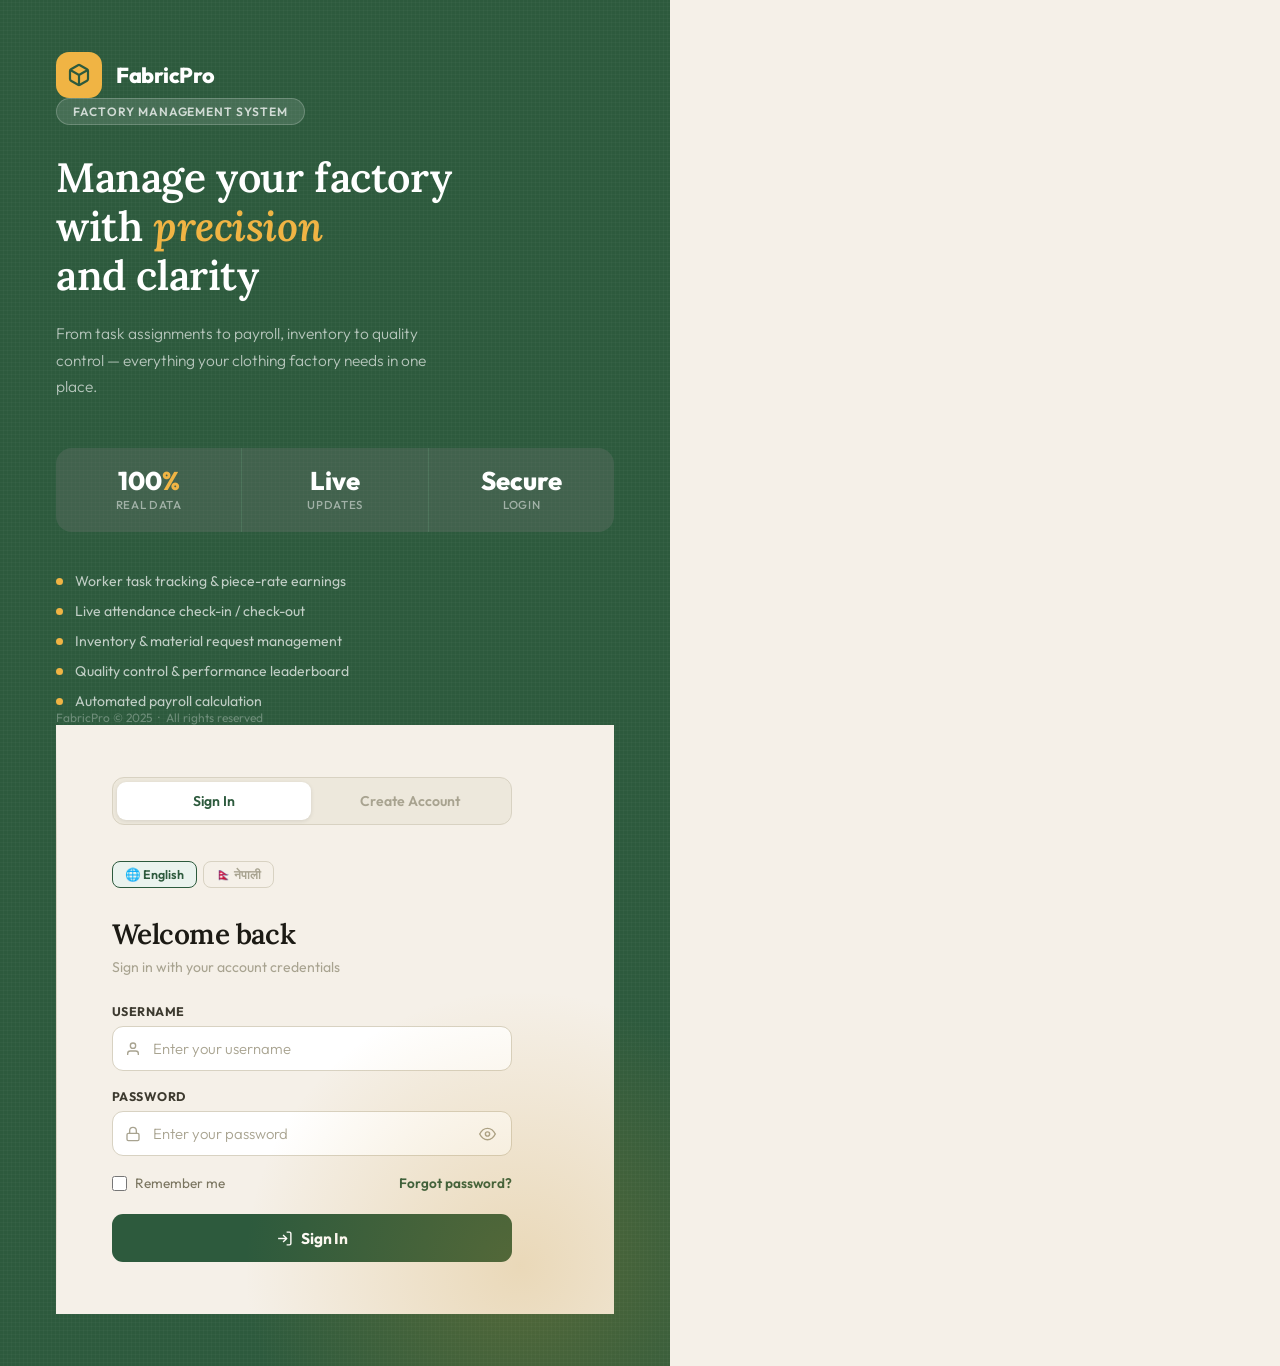
<file: index.html>
<!DOCTYPE html>
<html lang="en">
<head>
  <meta charset="UTF-8"/>
  <meta name="viewport" content="width=device-width,initial-scale=1.0"/>
  <title>FabricPro — Sign In</title>
  <link rel="preconnect" href="https://fonts.googleapis.com"/>
  <link rel="preconnect" href="https://fonts.gstatic.com" crossorigin/>
  <link href="https://fonts.googleapis.com/css2?family=Outfit:wght@300;400;500;600;700;800;900&family=Lora:ital,wght@0,400;0,600;1,400&display=swap" rel="stylesheet"/>
  <style>
    *, *::before, *::after { box-sizing: border-box; margin: 0; padding: 0; }

    :root {
      --bg:        #F5F0E8;
      --bg2:       #EDE8DC;
      --ink:       #1C1A14;
      --ink2:      #3D3A2F;
      --mid:       #7A7560;
      --muted:     #A8A390;
      --border:    #D8D2C2;
      --white:     #FFFFFF;
      --primary:   #2D5A3D;
      --primary2:  #3D7A54;
      --primary3:  #EAF3EE;
      --gold:      #C8922A;
      --gold2:     #F0B444;
      --danger:    #C0392B;
      --danger-bg: #FDF2F0;
      --success:   #2D5A3D;
      --success-bg:#EAF3EE;
    }

    html, body { min-height: 100vh; font-family: 'Outfit', sans-serif; background: var(--bg); color: var(--ink); }

    .page { min-height: 100vh; display: grid; grid-template-columns: 1.1fr 1fr; }

    /* ── LEFT ── */
    .left {
      background: var(--primary);
      position: relative; overflow: hidden;
      display: flex; flex-direction: column;
      justify-content: space-between;
      padding: 52px 56px;
    }
    .left::before {
      content: ''; position: absolute; inset: 0;
      background-image:
        repeating-linear-gradient(0deg, transparent, transparent 3px, rgba(255,255,255,.025) 3px, rgba(255,255,255,.025) 4px),
        repeating-linear-gradient(90deg, transparent, transparent 3px, rgba(255,255,255,.025) 3px, rgba(255,255,255,.025) 4px);
      pointer-events: none;
    }
    .left::after {
      content: ''; position: absolute;
      width: 600px; height: 600px; border-radius: 50%;
      background: radial-gradient(circle, rgba(200,146,42,.25) 0%, transparent 65%);
      bottom: -200px; right: -150px; pointer-events: none;
    }
    .brand { display: flex; align-items: center; gap: 14px; position: relative; z-index: 1; }
    .brand-mark { width: 46px; height: 46px; background: var(--gold2); border-radius: 13px; display: flex; align-items: center; justify-content: center; flex-shrink: 0; }
    .brand-mark svg { width: 24px; height: 24px; color: var(--primary); }
    .brand-name { font-size: 1.35rem; font-weight: 800; color: #fff; letter-spacing: -.02em; }
    .left-body { position: relative; z-index: 1; }
    .left-tag { display: inline-block; background: rgba(255,255,255,.12); border: 1px solid rgba(255,255,255,.2); border-radius: 99px; padding: 5px 16px; font-size: .75rem; font-weight: 600; color: rgba(255,255,255,.75); letter-spacing: .08em; text-transform: uppercase; margin-bottom: 28px; }
    .left-heading { font-family: 'Lora', serif; font-size: clamp(2rem, 3.2vw, 3rem); font-weight: 600; color: #fff; line-height: 1.2; letter-spacing: -.01em; margin-bottom: 20px; }
    .left-heading em { font-style: italic; color: var(--gold2); }
    .left-sub { font-size: .97rem; color: rgba(255,255,255,.65); line-height: 1.7; font-weight: 300; max-width: 380px; margin-bottom: 48px; }
    .metrics { display: grid; grid-template-columns: repeat(3,1fr); gap: 1px; background: rgba(255,255,255,.15); border-radius: 16px; overflow: hidden; margin-bottom: 40px; }
    .metric { background: rgba(0,0,0,.15); padding: 20px 16px; text-align: center; }
    .metric-val { font-size: 1.6rem; font-weight: 800; color: #fff; line-height: 1; margin-bottom: 4px; }
    .metric-val span { color: var(--gold2); }
    .metric-lbl { font-size: .72rem; color: rgba(255,255,255,.5); font-weight: 500; text-transform: uppercase; letter-spacing: .06em; }
    .features-list { display: flex; flex-direction: column; gap: 12px; }
    .feature-item { display: flex; align-items: center; gap: 12px; font-size: .88rem; color: rgba(255,255,255,.7); font-weight: 400; }
    .feature-dot { width: 7px; height: 7px; background: var(--gold2); border-radius: 50%; flex-shrink: 0; }
    .left-footer { position: relative; z-index: 1; font-size: .75rem; color: rgba(255,255,255,.3); }

    /* ── RIGHT ── */
    .right {
      display: flex; flex-direction: column; justify-content: center;
      padding: 52px 56px; background: var(--bg); overflow-y: auto; position: relative;
    }
    .right::before { content: ''; position: absolute; top: 0; left: 0; width: 1px; height: 100%; background: linear-gradient(to bottom, transparent, var(--border) 20%, var(--border) 80%, transparent); }
    .form-panel { max-width: 400px; width: 100%; }

    /* Tabs */
    .tabs { display: flex; background: var(--bg2); border: 1px solid var(--border); border-radius: 12px; padding: 4px; margin-bottom: 36px; gap: 2px; }
    .tab-btn { flex: 1; padding: 10px; border-radius: 9px; border: none; background: none; font-family: 'Outfit', sans-serif; font-size: .88rem; font-weight: 600; color: var(--muted); cursor: pointer; transition: all .2s; }
    .tab-btn.active { background: var(--white); color: var(--primary); box-shadow: 0 1px 4px rgba(0,0,0,.1); }

    /* Lang */
    .lang-row { display: flex; gap: 6px; margin-bottom: 28px; }
    .lang-btn { padding: 5px 12px; border-radius: 8px; border: 1px solid var(--border); background: none; color: var(--muted); font-family: 'Outfit', sans-serif; font-size: .78rem; font-weight: 600; cursor: pointer; transition: all .18s; }
    .lang-btn.active, .lang-btn:hover { border-color: var(--primary); color: var(--primary); background: var(--primary3); }

    /* Heading */
    .form-heading { margin-bottom: 28px; }
    .form-heading h2 { font-family: 'Lora', serif; font-size: 1.75rem; font-weight: 600; color: var(--ink); letter-spacing: -.02em; margin-bottom: 6px; }
    .form-heading p { font-size: .88rem; color: var(--muted); font-weight: 400; }

    /* Fields */
    .field { margin-bottom: 18px; }
    .field label { display: block; font-size: .78rem; font-weight: 700; color: var(--ink2); letter-spacing: .04em; text-transform: uppercase; margin-bottom: 7px; }
    .input-wrap { position: relative; }
    .field-icon { position: absolute; left: 13px; top: 50%; transform: translateY(-50%); color: var(--muted); pointer-events: none; display: flex; }
    .field-icon svg { width: 16px; height: 16px; }
    .field input, .field select { width: 100%; padding: 12px 13px 12px 40px; background: var(--white); border: 1.5px solid var(--border); border-radius: 11px; color: var(--ink); font-family: 'Outfit', sans-serif; font-size: .93rem; font-weight: 400; outline: none; transition: all .18s; -webkit-appearance: none; }
    .field input::placeholder { color: var(--muted); font-weight: 300; }
    .field input:focus, .field select:focus { border-color: var(--primary); box-shadow: 0 0 0 3px rgba(45,90,61,.1); }
    .field input:hover:not(:focus), .field select:hover:not(:focus) { border-color: #B8B2A2; }
    .field select { cursor: pointer; }
    .field select option { background: #fff; color: var(--ink); }
    .eye-btn { position: absolute; right: 12px; top: 50%; transform: translateY(-50%); background: none; border: none; color: var(--muted); cursor: pointer; display: flex; padding: 4px; border-radius: 6px; transition: color .18s; }
    .eye-btn:hover { color: var(--primary); }
    .eye-btn svg { width: 17px; height: 17px; }
    .field-row { display: grid; grid-template-columns: 1fr 1fr; gap: 14px; }

    /* Options */
    .options-row { display: flex; align-items: center; justify-content: space-between; margin: 2px 0 22px; }
    .check-wrap { display: flex; align-items: center; gap: 8px; font-size: .85rem; color: var(--mid); cursor: pointer; user-select: none; }
    .check-wrap input { width: 15px; height: 15px; accent-color: var(--primary); cursor: pointer; }
    .forgot { font-size: .85rem; color: var(--primary); font-weight: 600; text-decoration: none; }
    .forgot:hover { text-decoration: underline; }

    /* Strength */
    .strength-row { display: flex; gap: 4px; margin-top: 7px; }
    .strength-seg { flex: 1; height: 3px; border-radius: 99px; background: var(--border); transition: background .3s; }
    .strength-hint { font-size: .75rem; color: var(--muted); margin-top: 4px; text-align: right; }

    /* Alerts */
    .alert { display: flex; align-items: flex-start; gap: 10px; padding: 12px 14px; border-radius: 11px; font-size: .855rem; font-weight: 500; margin-bottom: 18px; animation: slideIn .25s ease; }
    @keyframes slideIn { from { opacity: 0; transform: translateY(-6px); } to { opacity: 1; transform: translateY(0); } }
    .alert svg { width: 16px; height: 16px; flex-shrink: 0; margin-top: 1px; }
    .alert-error   { background: var(--danger-bg); border: 1px solid #F5C6C2; color: var(--danger); }
    .alert-success { background: var(--success-bg); border: 1px solid #B8DEC8; color: var(--success); }

    /* Submit */
    .submit-btn { width: 100%; padding: 14px; background: var(--primary); color: #fff; border: none; border-radius: 11px; font-family: 'Outfit', sans-serif; font-size: .97rem; font-weight: 700; cursor: pointer; transition: all .2s; display: flex; align-items: center; justify-content: center; gap: 8px; letter-spacing: -.01em; }
    .submit-btn:hover { background: var(--primary2); transform: translateY(-1px); box-shadow: 0 8px 24px rgba(45,90,61,.3); }
    .submit-btn:active { transform: translateY(0); box-shadow: none; }
    .submit-btn:disabled { opacity: .65; cursor: not-allowed; transform: none; box-shadow: none; }
    .submit-btn svg { width: 17px; height: 17px; flex-shrink: 0; }
    .signup-btn { background: var(--ink); }
    .signup-btn:hover { background: var(--ink2); box-shadow: 0 8px 24px rgba(28,26,20,.25); }
    .terms { font-size: .78rem; color: var(--muted); text-align: center; margin-top: 14px; line-height: 1.6; }
    .terms a { color: var(--primary); text-decoration: none; font-weight: 500; }

    @keyframes spin { to { transform: rotate(360deg); } }
    .spinner { width: 16px; height: 16px; border: 2px solid rgba(255,255,255,.3); border-top-color: #fff; border-radius: 50%; animation: spin .6s linear infinite; flex-shrink: 0; }

    .hidden { display: none !important; }
    .mobile-brand { display: none; }

    @media (max-width: 860px) {
      .page { grid-template-columns: 1fr; }
      .left { display: none; }
      .right { padding: 40px 24px; justify-content: flex-start; padding-top: 50px; }
      .right::before { display: none; }
      .mobile-brand { display: flex; align-items: center; gap: 10px; margin-bottom: 32px; }
      .form-panel { max-width: 100%; }
      .field-row { grid-template-columns: 1fr; gap: 0; }
    }

    .form-panel > * { opacity: 0; animation: fadeUp .45s ease forwards; }
    .form-panel > *:nth-child(1) { animation-delay: .05s; }
    .form-panel > *:nth-child(2) { animation-delay: .1s; }
    .form-panel > *:nth-child(3) { animation-delay: .15s; }
    .form-panel > *:nth-child(4) { animation-delay: .2s; }
    @keyframes fadeUp { from { opacity: 0; transform: translateY(12px); } to { opacity: 1; transform: translateY(0); } }
    .left-body > * { opacity: 0; animation: fadeUp .5s ease forwards; }
    .left-body .left-tag      { animation-delay: .1s; }
    .left-body .left-heading  { animation-delay: .18s; }
    .left-body .left-sub      { animation-delay: .26s; }
    .left-body .metrics       { animation-delay: .34s; }
    .left-body .features-list { animation-delay: .42s; }
  </style>
</head>
<body>
<div class="page">

  <!-- LEFT PANEL -->
  <div class="left">
    <div class="brand">
      <div class="brand-mark">
        <svg viewBox="0 0 24 24" fill="none" stroke="currentColor" stroke-width="2.2"><path d="M21 16V8a2 2 0 0 0-1-1.73l-7-4a2 2 0 0 0-2 0l-7 4A2 2 0 0 0 3 8v8a2 2 0 0 0 1 1.73l7 4a2 2 0 0 0 2 0l7-4A2 2 0 0 0 21 16z"/><polyline points="3.27 6.96 12 12.01 20.73 6.96"/><line x1="12" y1="22.08" x2="12" y2="12"/></svg>
      </div>
      <span class="brand-name">FabricPro</span>
    </div>

    <div class="left-body">
      <div class="left-tag">Factory Management System</div>
      <h1 class="left-heading">Manage your factory<br/>with <em>precision</em><br/>and clarity</h1>
      <p class="left-sub">From task assignments to payroll, inventory to quality control — everything your clothing factory needs in one place.</p>
      <div class="metrics">
        <div class="metric"><div class="metric-val">100<span>%</span></div><div class="metric-lbl">Real Data</div></div>
        <div class="metric"><div class="metric-val">Live</div><div class="metric-lbl">Updates</div></div>
        <div class="metric"><div class="metric-val">Secure</div><div class="metric-lbl">Login</div></div>
      </div>
      <div class="features-list">
        <div class="feature-item"><div class="feature-dot"></div>Worker task tracking &amp; piece-rate earnings</div>
        <div class="feature-item"><div class="feature-dot"></div>Live attendance check-in / check-out</div>
        <div class="feature-item"><div class="feature-dot"></div>Inventory &amp; material request management</div>
        <div class="feature-item"><div class="feature-dot"></div>Quality control &amp; performance leaderboard</div>
        <div class="feature-item"><div class="feature-dot"></div>Automated payroll calculation</div>
      </div>
      <div>
      <div>
        
      </div>
    </div>

    <div class="left-footer">FabricPro &copy; 2025 &nbsp;·&nbsp; All rights reserved</div>
  </div>

  <!-- RIGHT PANEL -->
  <div class="right">
    <div class="form-panel">

      <div class="mobile-brand">
        <div class="brand-mark" style="width:38px;height:38px;border-radius:11px;">
          <svg viewBox="0 0 24 24" fill="none" stroke="currentColor" stroke-width="2.2" style="width:20px;height:20px;color:var(--primary)"><path d="M21 16V8a2 2 0 0 0-1-1.73l-7-4a2 2 0 0 0-2 0l-7 4A2 2 0 0 0 3 8v8a2 2 0 0 0 1 1.73l7 4a2 2 0 0 0 2 0l7-4A2 2 0 0 0 21 16z"/></svg>
        </div>
        <span style="font-size:1.2rem;font-weight:800;color:var(--primary)">FabricPro</span>
      </div>

      <div class="tabs">
        <button class="tab-btn active" id="tabLogin" onclick="showTab('login')">Sign In</button>
        <button class="tab-btn" id="tabSignup" onclick="showTab('signup')">Create Account</button>
      </div>

      <div class="lang-row">
        <button class="lang-btn active" onclick="switchLang('en',this)">🌐 English</button>
        <button class="lang-btn" onclick="switchLang('ne',this)">🇳🇵 नेपाली</button>
      </div>

      <!-- LOGIN -->
      <div id="loginSection">
        <div class="form-heading">
          <h2 id="loginTitle">Welcome back</h2>
          <p id="loginSub">Sign in with your account credentials</p>
        </div>

        <div id="loginAlert" class="alert alert-error hidden">
          <svg viewBox="0 0 24 24" fill="none" stroke="currentColor" stroke-width="2"><circle cx="12" cy="12" r="10"/><line x1="15" y1="9" x2="9" y2="15"/><line x1="9" y1="9" x2="15" y2="15"/></svg>
          <span id="loginAlertMsg"></span>
        </div>

        <form id="loginForm" autocomplete="on" novalidate>
          <div class="field">
            <label>Username</label>
            <div class="input-wrap">
              <span class="field-icon"><svg viewBox="0 0 24 24" fill="none" stroke="currentColor" stroke-width="2"><path d="M20 21v-2a4 4 0 0 0-4-4H8a4 4 0 0 0-4 4v2"/><circle cx="12" cy="7" r="4"/></svg></span>
              <input type="text" id="loginUser" placeholder="Enter your username" autocomplete="username" required/>
            </div>
          </div>
          <div class="field">
            <label>Password</label>
            <div class="input-wrap">
              <span class="field-icon"><svg viewBox="0 0 24 24" fill="none" stroke="currentColor" stroke-width="2"><rect x="3" y="11" width="18" height="11" rx="2"/><path d="M7 11V7a5 5 0 0 1 10 0v4"/></svg></span>
              <input type="password" id="loginPass" placeholder="Enter your password" autocomplete="current-password" required/>
              <button type="button" class="eye-btn" onclick="toggleEye('loginPass',this)">
                <svg viewBox="0 0 24 24" fill="none" stroke="currentColor" stroke-width="2"><path d="M1 12s4-8 11-8 11 8 11 8-4 8-11 8-11-8-11-8z"/><circle cx="12" cy="12" r="3"/></svg>
              </button>
            </div>
          </div>
          <div class="options-row">
            <label class="check-wrap"><input type="checkbox" id="rememberMe"/> Remember me</label>
            <a href="#" class="forgot" id="forgotLink">Forgot password?</a>
          </div>
          <button type="submit" class="submit-btn" id="loginBtn">
            <svg viewBox="0 0 24 24" fill="none" stroke="currentColor" stroke-width="2"><path d="M15 3h4a2 2 0 0 1 2 2v14a2 2 0 0 1-2 2h-4"/><polyline points="10 17 15 12 10 7"/><line x1="15" y1="12" x2="3" y2="12"/></svg>
            <span id="loginBtnText">Sign In</span>
          </button>
        </form>
      </div>

      <!-- SIGNUP -->
      <div id="signupSection" class="hidden">
        <div class="form-heading">
          <h2>Create your account</h2>
          <p>Fill in your details to get started</p>
        </div>

        <div id="signupAlert" class="alert alert-error hidden">
          <svg viewBox="0 0 24 24" fill="none" stroke="currentColor" stroke-width="2"><circle cx="12" cy="12" r="10"/><line x1="15" y1="9" x2="9" y2="15"/><line x1="9" y1="9" x2="15" y2="15"/></svg>
          <span id="signupAlertMsg"></span>
        </div>
        <div id="signupSuccess" class="alert alert-success hidden">
          <svg viewBox="0 0 24 24" fill="none" stroke="currentColor" stroke-width="2"><polyline points="20 6 9 17 4 12"/></svg>
          <span>Account created! Redirecting to sign in…</span>
        </div>

        <form id="signupForm" autocomplete="off" novalidate>
          <div class="field-row">
            <div class="field">
              <label>Full Name</label>
              <div class="input-wrap">
                <span class="field-icon"><svg viewBox="0 0 24 24" fill="none" stroke="currentColor" stroke-width="2"><path d="M20 21v-2a4 4 0 0 0-4-4H8a4 4 0 0 0-4 4v2"/><circle cx="12" cy="7" r="4"/></svg></span>
                <input type="text" id="suName" placeholder="Your full name" required/>
              </div>
            </div>
            <div class="field">
              <label>Username</label>
              <div class="input-wrap">
                <span class="field-icon"><svg viewBox="0 0 24 24" fill="none" stroke="currentColor" stroke-width="2"><circle cx="12" cy="8" r="4"/><path d="M6 20v-2a4 4 0 0 1 4-4h4a4 4 0 0 1 4 4v2"/></svg></span>
                <input type="text" id="suUser" placeholder="Choose username" required/>
              </div>
            </div>
          </div>
          <div class="field">
            <label>Email Address</label>
            <div class="input-wrap">
              <span class="field-icon"><svg viewBox="0 0 24 24" fill="none" stroke="currentColor" stroke-width="2"><path d="M4 4h16c1.1 0 2 .9 2 2v12c0 1.1-.9 2-2 2H4c-1.1 0-2-.9-2-2V6c0-1.1.9-2 2-2z"/><polyline points="22,6 12,13 2,6"/></svg></span>
              <input type="email" id="suEmail" placeholder="you@example.com"/>
            </div>
          </div>
          <div class="field-row">
            <div class="field">
              <label>Phone</label>
              <div class="input-wrap">
                <span class="field-icon"><svg viewBox="0 0 24 24" fill="none" stroke="currentColor" stroke-width="2"><path d="M22 16.92v3a2 2 0 0 1-2.18 2 19.79 19.79 0 0 1-8.63-3.07A19.5 19.5 0 0 1 4.69 12 19.79 19.79 0 0 1 1.61 3.4 2 2 0 0 1 3.6 1.21h3a2 2 0 0 1 2 1.72c.127.96.361 1.903.7 2.81a2 2 0 0 1-.45 2.11L7.91 9a16 16 0 0 0 6 6l1.15-1.15a2 2 0 0 1 2.12-.45c.907.339 1.85.573 2.81.7A2 2 0 0 1 22 16.92z"/></svg></span>
                <input type="tel" id="suPhone" placeholder="98XXXXXXXX"/>
              </div>
            </div>
            <div class="field">
              <label>Department</label>
              <div class="input-wrap">
                <span class="field-icon"><svg viewBox="0 0 24 24" fill="none" stroke="currentColor" stroke-width="2"><rect x="2" y="7" width="20" height="14" rx="2"/><path d="M16 21V5a2 2 0 0 0-2-2h-4a2 2 0 0 0-2 2v16"/></svg></span>
                <select id="suDept">
                  <option value="Sewing">Sewing</option>
                  <option value="Cutting">Cutting</option>
                  <option value="Finishing">Finishing</option>
                  <option value="Packaging">Packaging</option>
                  <option value="Management">Management</option>
                </select>
              </div>
            </div>
          </div>
          <div class="field">
            <label>Password</label>
            <div class="input-wrap">
              <span class="field-icon"><svg viewBox="0 0 24 24" fill="none" stroke="currentColor" stroke-width="2"><rect x="3" y="11" width="18" height="11" rx="2"/><path d="M7 11V7a5 5 0 0 1 10 0v4"/></svg></span>
              <input type="password" id="suPass" placeholder="At least 6 characters" oninput="checkStrength(this.value)" required/>
              <button type="button" class="eye-btn" onclick="toggleEye('suPass',this)">
                <svg viewBox="0 0 24 24" fill="none" stroke="currentColor" stroke-width="2"><path d="M1 12s4-8 11-8 11 8 11 8-4 8-11 8-11-8-11-8z"/><circle cx="12" cy="12" r="3"/></svg>
              </button>
            </div>
            <div class="strength-row"><div class="strength-seg" id="ss1"></div><div class="strength-seg" id="ss2"></div><div class="strength-seg" id="ss3"></div><div class="strength-seg" id="ss4"></div></div>
            <div class="strength-hint" id="strengthHint"></div>
          </div>
          <div class="field">
            <label>Confirm Password</label>
            <div class="input-wrap">
              <span class="field-icon"><svg viewBox="0 0 24 24" fill="none" stroke="currentColor" stroke-width="2"><rect x="3" y="11" width="18" height="11" rx="2"/><path d="M7 11V7a5 5 0 0 1 10 0v4"/></svg></span>
              <input type="password" id="suConfirm" placeholder="Repeat your password" required/>
              <button type="button" class="eye-btn" onclick="toggleEye('suConfirm',this)">
                <svg viewBox="0 0 24 24" fill="none" stroke="currentColor" stroke-width="2"><path d="M1 12s4-8 11-8 11 8 11 8-4 8-11 8-11-8-11-8z"/><circle cx="12" cy="12" r="3"/></svg>
              </button>
            </div>
          </div>
          <button type="submit" class="submit-btn signup-btn" id="signupBtn">
            <svg viewBox="0 0 24 24" fill="none" stroke="currentColor" stroke-width="2"><path d="M16 21v-2a4 4 0 0 0-4-4H5a4 4 0 0 0-4 4v2"/><circle cx="8.5" cy="7" r="4"/><line x1="20" y1="8" x2="20" y2="14"/><line x1="23" y1="11" x2="17" y2="11"/></svg>
            <span id="signupBtnText">Create Account</span>
          </button>
          <p class="terms">By creating an account you agree to our <a href="#">Terms of Service</a> and <a href="#">Privacy Policy</a></p>
        </form>
      </div>

    </div>
  </div>
</div>

<script>
/* ── Dynamic API base: works on XAMPP localhost AND InfinityFree ── */
const API_BASE = (() => {
  const { hostname, pathname } = window.location;
  const isLocal = /^(localhost|127\.|192\.168\.)/.test(hostname);
  if (isLocal) {
    const projectFolder = '/' + (pathname.split('/')[1] || '');
    return projectFolder + '/Backend';
  }
  return '/Backend'; // live hosting: project is at domain root
})();

/* ── Tab switching ───────────────────── */
function showTab(tab) {
  const isLogin = tab === 'login';
  document.getElementById('loginSection').classList.toggle('hidden', !isLogin);
  document.getElementById('signupSection').classList.toggle('hidden', isLogin);
  document.getElementById('tabLogin').classList.toggle('active', isLogin);
  document.getElementById('tabSignup').classList.toggle('active', !isLogin);
  hideEl('loginAlert'); hideEl('signupAlert'); hideEl('signupSuccess');
}

/* ── Language ────────────────────────── */
function switchLang(lang, btn) {
  document.querySelectorAll('.lang-btn').forEach(b => b.classList.remove('active'));
  btn.classList.add('active');
  if (lang === 'ne') {
    document.getElementById('loginTitle').textContent    = 'स्वागत छ';
    document.getElementById('loginSub').textContent      = 'आफ्नो खातामा साइन इन गर्नुहोस्';
    document.getElementById('loginBtnText').textContent  = 'साइन इन';
    document.getElementById('forgotLink').textContent    = 'पासवर्ड बिर्सनुभयो?';
  } else {
    document.getElementById('loginTitle').textContent    = 'Welcome back';
    document.getElementById('loginSub').textContent      = 'Sign in with your account credentials';
    document.getElementById('loginBtnText').textContent  = 'Sign In';
    document.getElementById('forgotLink').textContent    = 'Forgot password?';
  }
}

/* ── Helpers ─────────────────────────── */
function hideEl(id) { document.getElementById(id)?.classList.add('hidden'); }
function showEl(id) { document.getElementById(id)?.classList.remove('hidden'); }

function showAlert(alertId, msgId, msg) {
  document.getElementById(msgId).textContent = msg;
  showEl(alertId);
}

function toggleEye(inputId, btn) {
  const inp = document.getElementById(inputId);
  const show = inp.type === 'password';
  inp.type = show ? 'text' : 'password';
  btn.innerHTML = show
    ? `<svg viewBox="0 0 24 24" fill="none" stroke="currentColor" stroke-width="2"><path d="M17.94 17.94A10.07 10.07 0 0 1 12 20c-7 0-11-8-11-8a18.45 18.45 0 0 1 5.06-5.94M9.9 4.24A9.12 9.12 0 0 1 12 4c7 0 11 8 11 8a18.5 18.5 0 0 1-2.16 3.19m-6.72-1.07a3 3 0 1 1-4.24-4.24"/><line x1="1" y1="1" x2="23" y2="23"/></svg>`
    : `<svg viewBox="0 0 24 24" fill="none" stroke="currentColor" stroke-width="2"><path d="M1 12s4-8 11-8 11 8 11 8-4 8-11 8-11-8-11-8z"/><circle cx="12" cy="12" r="3"/></svg>`;
}

function setLoading(btnId, textId, loading, label) {
  const btn = document.getElementById(btnId);
  const txt = document.getElementById(textId);
  btn.disabled = loading;
  if (loading) {
    btn._orig = txt.textContent;
    txt.textContent = label;
    if (!btn.querySelector('.spinner')) {
      const sp = document.createElement('div');
      sp.className = 'spinner';
      btn.insertBefore(sp, btn.firstChild);
    }
  } else {
    if (btn._orig) txt.textContent = btn._orig;
    btn.querySelector('.spinner')?.remove();
  }
}

/* ── Password strength ───────────────── */
function checkStrength(val) {
  const colors = ['#C0392B','#C8922A','#2D7A4F','#2D5A3D'];
  const labels = ['Weak','Fair','Good','Strong'];
  let score = 0;
  if (val.length >= 6)                           score++;
  if (val.length >= 10)                          score++;
  if (/[A-Z]/.test(val) && /[0-9]/.test(val))   score++;
  if (/[^A-Za-z0-9]/.test(val))                 score++;
  for (let i = 1; i <= 4; i++) {
    document.getElementById('ss'+i).style.background = i <= score ? colors[score-1] : 'var(--border)';
  }
  const hint = document.getElementById('strengthHint');
  hint.textContent = val.length ? (labels[score-1] || '') : '';
  hint.style.color = val.length ? colors[score-1] : 'var(--muted)';
}

/* ── LOGIN ───────────────────────────── */
document.getElementById('loginForm').addEventListener('submit', async function(e) {
  e.preventDefault();
  hideEl('loginAlert');

  const username = document.getElementById('loginUser').value.trim();
  const password = document.getElementById('loginPass').value;

  if (!username || !password) {
    showAlert('loginAlert', 'loginAlertMsg', 'Please enter both username and password.');
    return;
  }

  setLoading('loginBtn', 'loginBtnText', true, 'Signing in…');

  try {
    const fd = new FormData();
    fd.append('username', username);
    fd.append('password', password);

    const res = await fetch(`${API_BASE}/login.php`, {
      method: 'POST', credentials: 'same-origin',
      headers: { Accept: 'application/json' }, body: fd
    });

    let data;
    try { data = await res.json(); }
    catch { throw new Error('Login failed — server did not return a valid response. Check your database connection.'); }

    if (data.success && data.user) {
      localStorage.setItem('cfms_user',  JSON.stringify(data.user));
      localStorage.setItem('cfms_token', data.token || '');
      const role = String(data.user.role || '').toLowerCase();
      window.location.href = role === 'admin' ? 'Frontend/dashboard-owner.html' : 'Frontend/dashboard-worker.html';
    } else {
      showAlert('loginAlert', 'loginAlertMsg', data.message || 'Invalid username or password.');
      setLoading('loginBtn', 'loginBtnText', false);
    }
  } catch (err) {
    showAlert('loginAlert', 'loginAlertMsg', err.message);
    setLoading('loginBtn', 'loginBtnText', false);
  }
});

/* ── SIGN UP ─────────────────────────── */
document.getElementById('signupForm').addEventListener('submit', async function(e) {
  e.preventDefault();
  hideEl('signupAlert'); hideEl('signupSuccess');

  const name    = document.getElementById('suName').value.trim();
  const username= document.getElementById('suUser').value.trim().toLowerCase();
  const email   = document.getElementById('suEmail').value.trim();
  const phone   = document.getElementById('suPhone').value.trim();
  const dept    = document.getElementById('suDept').value;
  const pass    = document.getElementById('suPass').value;
  const confirm = document.getElementById('suConfirm').value;

  if (!name)              { showAlert('signupAlert','signupAlertMsg','Full name is required.'); return; }
  if (!username)          { showAlert('signupAlert','signupAlertMsg','Username is required.'); return; }
  if (username.length<3)  { showAlert('signupAlert','signupAlertMsg','Username must be at least 3 characters.'); return; }
  if (!/^[a-z0-9_.]+$/.test(username)) { showAlert('signupAlert','signupAlertMsg','Username can only use letters, numbers, dots and underscores.'); return; }
  if (!pass)              { showAlert('signupAlert','signupAlertMsg','Password is required.'); return; }
  if (pass.length < 6)    { showAlert('signupAlert','signupAlertMsg','Password must be at least 6 characters.'); return; }
  if (pass !== confirm)   { showAlert('signupAlert','signupAlertMsg','Passwords do not match.'); return; }

  setLoading('signupBtn', 'signupBtnText', true, 'Creating account…');

  try {
    const fd = new FormData();
    fd.append('full_name',  name);
    fd.append('username',   username);
    fd.append('email',      email);
    fd.append('phone',      phone);
    fd.append('department', dept);
    fd.append('password',   pass);

    const res = await fetch(`${API_BASE}/add_employee.php`, {
      method: 'POST', credentials: 'same-origin',
      headers: { Accept: 'application/json' }, body: fd
    });

    let data;
    try { data = await res.json(); }
    catch { throw new Error('Registration failed — server did not return a valid response.'); }

    if (data.success) {
      document.getElementById('signupForm').reset();
      checkStrength('');
      showEl('signupSuccess');
      setTimeout(() => showTab('login'), 2200);
    } else {
      showAlert('signupAlert', 'signupAlertMsg', data.message || 'Registration failed. Please try again.');
    }
  } catch (err) {
    showAlert('signupAlert', 'signupAlertMsg', err.message);
  }

  setLoading('signupBtn', 'signupBtnText', false);
});

/* ── Auto-redirect if already logged in ─ */
(function() {
  try {
    const u = JSON.parse(localStorage.getItem('cfms_user') || 'null');
    const t = localStorage.getItem('cfms_token');
    if (u && u.role && t) {
      window.location.href = u.role === 'admin' ? 'Frontend/dashboard-owner.html' : 'Frontend/dashboard-worker.html';
    }
  } catch(e) {}
})();
</script>
</body>
</html>
</file>
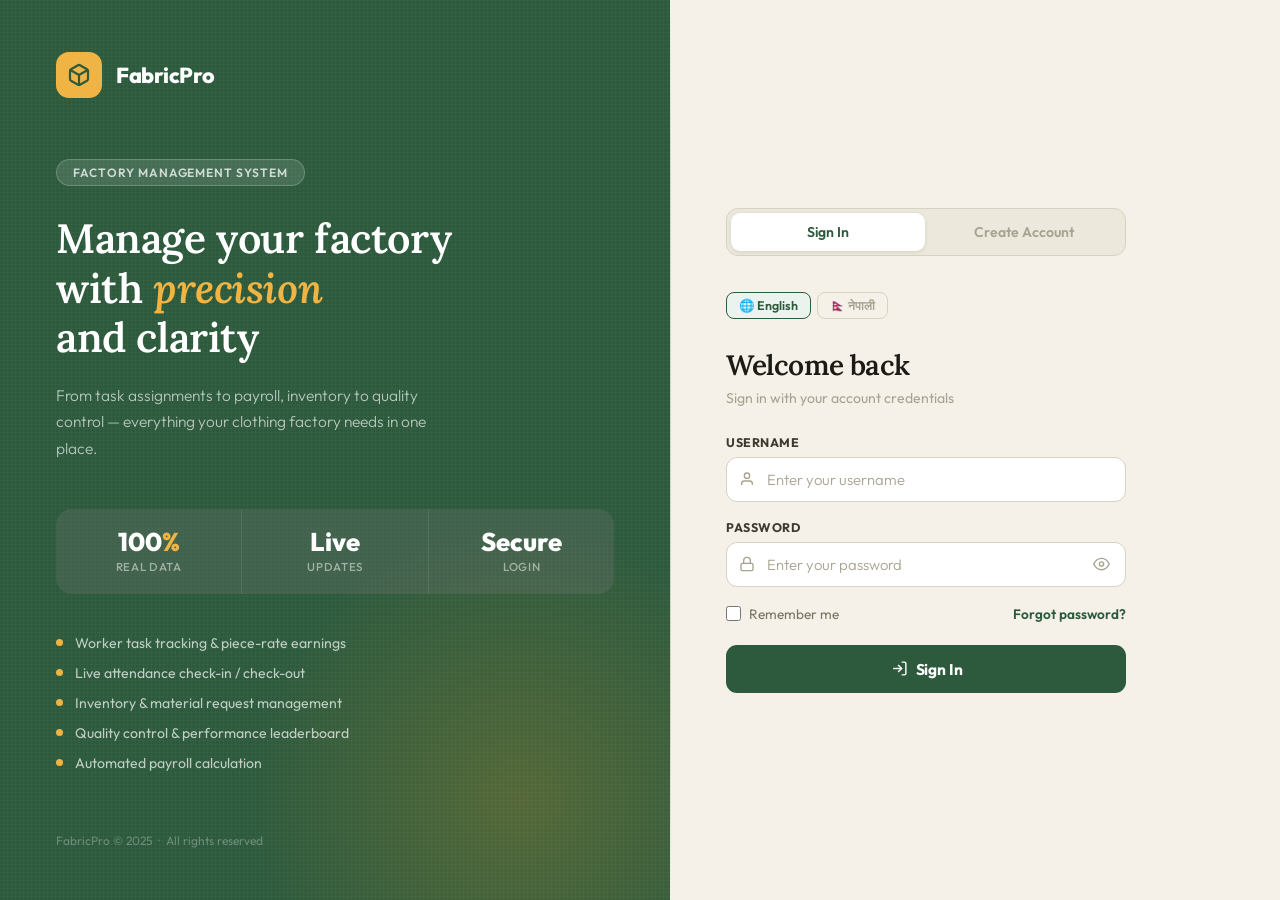
<file: Frontend/index.html>
<!DOCTYPE html>
<html lang="en">
<head>
  <meta charset="UTF-8"/>
  <meta name="viewport" content="width=device-width,initial-scale=1.0"/>
  <title>FabricPro — Sign In</title>
  <link rel="preconnect" href="https://fonts.googleapis.com"/>
  <link rel="preconnect" href="https://fonts.gstatic.com" crossorigin/>
  <link href="https://fonts.googleapis.com/css2?family=Outfit:wght@300;400;500;600;700;800;900&family=Lora:ital,wght@0,400;0,600;1,400&display=swap" rel="stylesheet"/>
  <style>
    *, *::before, *::after { box-sizing: border-box; margin: 0; padding: 0; }

    :root {
      --bg:        #F5F0E8;
      --bg2:       #EDE8DC;
      --ink:       #1C1A14;
      --ink2:      #3D3A2F;
      --mid:       #7A7560;
      --muted:     #A8A390;
      --border:    #D8D2C2;
      --white:     #FFFFFF;
      --primary:   #2D5A3D;
      --primary2:  #3D7A54;
      --primary3:  #EAF3EE;
      --gold:      #C8922A;
      --gold2:     #F0B444;
      --danger:    #C0392B;
      --danger-bg: #FDF2F0;
      --success:   #2D5A3D;
      --success-bg:#EAF3EE;
    }

    html, body { min-height: 100vh; font-family: 'Outfit', sans-serif; background: var(--bg); color: var(--ink); }

    .page { min-height: 100vh; display: grid; grid-template-columns: 1.1fr 1fr; }

    /* ── LEFT ── */
    .left {
      background: var(--primary);
      position: relative; overflow: hidden;
      display: flex; flex-direction: column;
      justify-content: space-between;
      padding: 52px 56px;
    }
    .left::before {
      content: ''; position: absolute; inset: 0;
      background-image:
        repeating-linear-gradient(0deg, transparent, transparent 3px, rgba(255,255,255,.025) 3px, rgba(255,255,255,.025) 4px),
        repeating-linear-gradient(90deg, transparent, transparent 3px, rgba(255,255,255,.025) 3px, rgba(255,255,255,.025) 4px);
      pointer-events: none;
    }
    .left::after {
      content: ''; position: absolute;
      width: 600px; height: 600px; border-radius: 50%;
      background: radial-gradient(circle, rgba(200,146,42,.25) 0%, transparent 65%);
      bottom: -200px; right: -150px; pointer-events: none;
    }
    .brand { display: flex; align-items: center; gap: 14px; position: relative; z-index: 1; }
    .brand-mark { width: 46px; height: 46px; background: var(--gold2); border-radius: 13px; display: flex; align-items: center; justify-content: center; flex-shrink: 0; }
    .brand-mark svg { width: 24px; height: 24px; color: var(--primary); }
    .brand-name { font-size: 1.35rem; font-weight: 800; color: #fff; letter-spacing: -.02em; }
    .left-body { position: relative; z-index: 1; }
    .left-tag { display: inline-block; background: rgba(255,255,255,.12); border: 1px solid rgba(255,255,255,.2); border-radius: 99px; padding: 5px 16px; font-size: .75rem; font-weight: 600; color: rgba(255,255,255,.75); letter-spacing: .08em; text-transform: uppercase; margin-bottom: 28px; }
    .left-heading { font-family: 'Lora', serif; font-size: clamp(2rem, 3.2vw, 3rem); font-weight: 600; color: #fff; line-height: 1.2; letter-spacing: -.01em; margin-bottom: 20px; }
    .left-heading em { font-style: italic; color: var(--gold2); }
    .left-sub { font-size: .97rem; color: rgba(255,255,255,.65); line-height: 1.7; font-weight: 300; max-width: 380px; margin-bottom: 48px; }
    .metrics { display: grid; grid-template-columns: repeat(3,1fr); gap: 1px; background: rgba(255,255,255,.15); border-radius: 16px; overflow: hidden; margin-bottom: 40px; }
    .metric { background: rgba(0,0,0,.15); padding: 20px 16px; text-align: center; }
    .metric-val { font-size: 1.6rem; font-weight: 800; color: #fff; line-height: 1; margin-bottom: 4px; }
    .metric-val span { color: var(--gold2); }
    .metric-lbl { font-size: .72rem; color: rgba(255,255,255,.5); font-weight: 500; text-transform: uppercase; letter-spacing: .06em; }
    .features-list { display: flex; flex-direction: column; gap: 12px; }
    .feature-item { display: flex; align-items: center; gap: 12px; font-size: .88rem; color: rgba(255,255,255,.7); font-weight: 400; }
    .feature-dot { width: 7px; height: 7px; background: var(--gold2); border-radius: 50%; flex-shrink: 0; }
    .left-footer { position: relative; z-index: 1; font-size: .75rem; color: rgba(255,255,255,.3); }

    /* ── RIGHT ── */
    .right {
      display: flex; flex-direction: column; justify-content: center;
      padding: 52px 56px; background: var(--bg); overflow-y: auto; position: relative;
    }
    .right::before { content: ''; position: absolute; top: 0; left: 0; width: 1px; height: 100%; background: linear-gradient(to bottom, transparent, var(--border) 20%, var(--border) 80%, transparent); }
    .form-panel { max-width: 400px; width: 100%; }

    /* Tabs */
    .tabs { display: flex; background: var(--bg2); border: 1px solid var(--border); border-radius: 12px; padding: 4px; margin-bottom: 36px; gap: 2px; }
    .tab-btn { flex: 1; padding: 10px; border-radius: 9px; border: none; background: none; font-family: 'Outfit', sans-serif; font-size: .88rem; font-weight: 600; color: var(--muted); cursor: pointer; transition: all .2s; }
    .tab-btn.active { background: var(--white); color: var(--primary); box-shadow: 0 1px 4px rgba(0,0,0,.1); }

    /* Lang */
    .lang-row { display: flex; gap: 6px; margin-bottom: 28px; }
    .lang-btn { padding: 5px 12px; border-radius: 8px; border: 1px solid var(--border); background: none; color: var(--muted); font-family: 'Outfit', sans-serif; font-size: .78rem; font-weight: 600; cursor: pointer; transition: all .18s; }
    .lang-btn.active, .lang-btn:hover { border-color: var(--primary); color: var(--primary); background: var(--primary3); }

    /* Heading */
    .form-heading { margin-bottom: 28px; }
    .form-heading h2 { font-family: 'Lora', serif; font-size: 1.75rem; font-weight: 600; color: var(--ink); letter-spacing: -.02em; margin-bottom: 6px; }
    .form-heading p { font-size: .88rem; color: var(--muted); font-weight: 400; }

    /* Fields */
    .field { margin-bottom: 18px; }
    .field label { display: block; font-size: .78rem; font-weight: 700; color: var(--ink2); letter-spacing: .04em; text-transform: uppercase; margin-bottom: 7px; }
    .input-wrap { position: relative; }
    .field-icon { position: absolute; left: 13px; top: 50%; transform: translateY(-50%); color: var(--muted); pointer-events: none; display: flex; }
    .field-icon svg { width: 16px; height: 16px; }
    .field input, .field select { width: 100%; padding: 12px 13px 12px 40px; background: var(--white); border: 1.5px solid var(--border); border-radius: 11px; color: var(--ink); font-family: 'Outfit', sans-serif; font-size: .93rem; font-weight: 400; outline: none; transition: all .18s; -webkit-appearance: none; }
    .field input::placeholder { color: var(--muted); font-weight: 300; }
    .field input:focus, .field select:focus { border-color: var(--primary); box-shadow: 0 0 0 3px rgba(45,90,61,.1); }
    .field input:hover:not(:focus), .field select:hover:not(:focus) { border-color: #B8B2A2; }
    .field select { cursor: pointer; }
    .field select option { background: #fff; color: var(--ink); }
    .eye-btn { position: absolute; right: 12px; top: 50%; transform: translateY(-50%); background: none; border: none; color: var(--muted); cursor: pointer; display: flex; padding: 4px; border-radius: 6px; transition: color .18s; }
    .eye-btn:hover { color: var(--primary); }
    .eye-btn svg { width: 17px; height: 17px; }
    .field-row { display: grid; grid-template-columns: 1fr 1fr; gap: 14px; }

    /* Options */
    .options-row { display: flex; align-items: center; justify-content: space-between; margin: 2px 0 22px; }
    .check-wrap { display: flex; align-items: center; gap: 8px; font-size: .85rem; color: var(--mid); cursor: pointer; user-select: none; }
    .check-wrap input { width: 15px; height: 15px; accent-color: var(--primary); cursor: pointer; }
    .forgot { font-size: .85rem; color: var(--primary); font-weight: 600; text-decoration: none; }
    .forgot:hover { text-decoration: underline; }

    /* Strength */
    .strength-row { display: flex; gap: 4px; margin-top: 7px; }
    .strength-seg { flex: 1; height: 3px; border-radius: 99px; background: var(--border); transition: background .3s; }
    .strength-hint { font-size: .75rem; color: var(--muted); margin-top: 4px; text-align: right; }

    /* Alerts */
    .alert { display: flex; align-items: flex-start; gap: 10px; padding: 12px 14px; border-radius: 11px; font-size: .855rem; font-weight: 500; margin-bottom: 18px; animation: slideIn .25s ease; }
    @keyframes slideIn { from { opacity: 0; transform: translateY(-6px); } to { opacity: 1; transform: translateY(0); } }
    .alert svg { width: 16px; height: 16px; flex-shrink: 0; margin-top: 1px; }
    .alert-error   { background: var(--danger-bg); border: 1px solid #F5C6C2; color: var(--danger); }
    .alert-success { background: var(--success-bg); border: 1px solid #B8DEC8; color: var(--success); }

    /* Submit */
    .submit-btn { width: 100%; padding: 14px; background: var(--primary); color: #fff; border: none; border-radius: 11px; font-family: 'Outfit', sans-serif; font-size: .97rem; font-weight: 700; cursor: pointer; transition: all .2s; display: flex; align-items: center; justify-content: center; gap: 8px; letter-spacing: -.01em; }
    .submit-btn:hover { background: var(--primary2); transform: translateY(-1px); box-shadow: 0 8px 24px rgba(45,90,61,.3); }
    .submit-btn:active { transform: translateY(0); box-shadow: none; }
    .submit-btn:disabled { opacity: .65; cursor: not-allowed; transform: none; box-shadow: none; }
    .submit-btn svg { width: 17px; height: 17px; flex-shrink: 0; }
    .signup-btn { background: var(--ink); }
    .signup-btn:hover { background: var(--ink2); box-shadow: 0 8px 24px rgba(28,26,20,.25); }
    .terms { font-size: .78rem; color: var(--muted); text-align: center; margin-top: 14px; line-height: 1.6; }
    .terms a { color: var(--primary); text-decoration: none; font-weight: 500; }

    @keyframes spin { to { transform: rotate(360deg); } }
    .spinner { width: 16px; height: 16px; border: 2px solid rgba(255,255,255,.3); border-top-color: #fff; border-radius: 50%; animation: spin .6s linear infinite; flex-shrink: 0; }

    .hidden { display: none !important; }
    .mobile-brand { display: none; }

    @media (max-width: 860px) {
      .page { grid-template-columns: 1fr; }
      .left { display: none; }
      .right { padding: 40px 24px; justify-content: flex-start; padding-top: 50px; }
      .right::before { display: none; }
      .mobile-brand { display: flex; align-items: center; gap: 10px; margin-bottom: 32px; }
      .form-panel { max-width: 100%; }
      .field-row { grid-template-columns: 1fr; gap: 0; }
    }

    .form-panel > * { opacity: 0; animation: fadeUp .45s ease forwards; }
    .form-panel > *:nth-child(1) { animation-delay: .05s; }
    .form-panel > *:nth-child(2) { animation-delay: .1s; }
    .form-panel > *:nth-child(3) { animation-delay: .15s; }
    .form-panel > *:nth-child(4) { animation-delay: .2s; }
    @keyframes fadeUp { from { opacity: 0; transform: translateY(12px); } to { opacity: 1; transform: translateY(0); } }
    .left-body > * { opacity: 0; animation: fadeUp .5s ease forwards; }
    .left-body .left-tag      { animation-delay: .1s; }
    .left-body .left-heading  { animation-delay: .18s; }
    .left-body .left-sub      { animation-delay: .26s; }
    .left-body .metrics       { animation-delay: .34s; }
    .left-body .features-list { animation-delay: .42s; }
  </style>
</head>
<body>
<div class="page">

  <!-- LEFT PANEL -->
  <div class="left">
    <div class="brand">
      <div class="brand-mark">
        <svg viewBox="0 0 24 24" fill="none" stroke="currentColor" stroke-width="2.2"><path d="M21 16V8a2 2 0 0 0-1-1.73l-7-4a2 2 0 0 0-2 0l-7 4A2 2 0 0 0 3 8v8a2 2 0 0 0 1 1.73l7 4a2 2 0 0 0 2 0l7-4A2 2 0 0 0 21 16z"/><polyline points="3.27 6.96 12 12.01 20.73 6.96"/><line x1="12" y1="22.08" x2="12" y2="12"/></svg>
      </div>
      <span class="brand-name">FabricPro</span>
    </div>

    <div class="left-body">
      <div class="left-tag">Factory Management System</div>
      <h1 class="left-heading">Manage your factory<br/>with <em>precision</em><br/>and clarity</h1>
      <p class="left-sub">From task assignments to payroll, inventory to quality control — everything your clothing factory needs in one place.</p>
      <div class="metrics">
        <div class="metric"><div class="metric-val">100<span>%</span></div><div class="metric-lbl">Real Data</div></div>
        <div class="metric"><div class="metric-val">Live</div><div class="metric-lbl">Updates</div></div>
        <div class="metric"><div class="metric-val">Secure</div><div class="metric-lbl">Login</div></div>
      </div>
      <div class="features-list">
        <div class="feature-item"><div class="feature-dot"></div>Worker task tracking &amp; piece-rate earnings</div>
        <div class="feature-item"><div class="feature-dot"></div>Live attendance check-in / check-out</div>
        <div class="feature-item"><div class="feature-dot"></div>Inventory &amp; material request management</div>
        <div class="feature-item"><div class="feature-dot"></div>Quality control &amp; performance leaderboard</div>
        <div class="feature-item"><div class="feature-dot"></div>Automated payroll calculation</div>
      </div>
    </div>

    <div class="left-footer">FabricPro &copy; 2025 &nbsp;·&nbsp; All rights reserved</div>
  </div>

  <!-- RIGHT PANEL -->
  <div class="right">
    <div class="form-panel">

      <div class="mobile-brand">
        <div class="brand-mark" style="width:38px;height:38px;border-radius:11px;">
          <svg viewBox="0 0 24 24" fill="none" stroke="currentColor" stroke-width="2.2" style="width:20px;height:20px;color:var(--primary)"><path d="M21 16V8a2 2 0 0 0-1-1.73l-7-4a2 2 0 0 0-2 0l-7 4A2 2 0 0 0 3 8v8a2 2 0 0 0 1 1.73l7 4a2 2 0 0 0 2 0l7-4A2 2 0 0 0 21 16z"/></svg>
        </div>
        <span style="font-size:1.2rem;font-weight:800;color:var(--primary)">FabricPro</span>
      </div>

      <div class="tabs">
        <button class="tab-btn active" id="tabLogin" onclick="showTab('login')">Sign In</button>
        <button class="tab-btn" id="tabSignup" onclick="showTab('signup')">Create Account</button>
      </div>

      <div class="lang-row">
        <button class="lang-btn active" onclick="switchLang('en',this)">🌐 English</button>
        <button class="lang-btn" onclick="switchLang('ne',this)">🇳🇵 नेपाली</button>
      </div>

      <!-- LOGIN -->
      <div id="loginSection">
        <div class="form-heading">
          <h2 id="loginTitle">Welcome back</h2>
          <p id="loginSub">Sign in with your account credentials</p>
        </div>

        <div id="loginAlert" class="alert alert-error hidden">
          <svg viewBox="0 0 24 24" fill="none" stroke="currentColor" stroke-width="2"><circle cx="12" cy="12" r="10"/><line x1="15" y1="9" x2="9" y2="15"/><line x1="9" y1="9" x2="15" y2="15"/></svg>
          <span id="loginAlertMsg"></span>
        </div>

        <form id="loginForm" autocomplete="on" novalidate>
          <div class="field">
            <label>Username</label>
            <div class="input-wrap">
              <span class="field-icon"><svg viewBox="0 0 24 24" fill="none" stroke="currentColor" stroke-width="2"><path d="M20 21v-2a4 4 0 0 0-4-4H8a4 4 0 0 0-4 4v2"/><circle cx="12" cy="7" r="4"/></svg></span>
              <input type="text" id="loginUser" placeholder="Enter your username" autocomplete="username" required/>
            </div>
          </div>
          <div class="field">
            <label>Password</label>
            <div class="input-wrap">
              <span class="field-icon"><svg viewBox="0 0 24 24" fill="none" stroke="currentColor" stroke-width="2"><rect x="3" y="11" width="18" height="11" rx="2"/><path d="M7 11V7a5 5 0 0 1 10 0v4"/></svg></span>
              <input type="password" id="loginPass" placeholder="Enter your password" autocomplete="current-password" required/>
              <button type="button" class="eye-btn" onclick="toggleEye('loginPass',this)">
                <svg viewBox="0 0 24 24" fill="none" stroke="currentColor" stroke-width="2"><path d="M1 12s4-8 11-8 11 8 11 8-4 8-11 8-11-8-11-8z"/><circle cx="12" cy="12" r="3"/></svg>
              </button>
            </div>
          </div>
          <div class="options-row">
            <label class="check-wrap"><input type="checkbox" id="rememberMe"/> Remember me</label>
            <a href="#" class="forgot" id="forgotLink">Forgot password?</a>
          </div>
          <button type="submit" class="submit-btn" id="loginBtn">
            <svg viewBox="0 0 24 24" fill="none" stroke="currentColor" stroke-width="2"><path d="M15 3h4a2 2 0 0 1 2 2v14a2 2 0 0 1-2 2h-4"/><polyline points="10 17 15 12 10 7"/><line x1="15" y1="12" x2="3" y2="12"/></svg>
            <span id="loginBtnText">Sign In</span>
          </button>
        </form>
      </div>

      <!-- SIGNUP -->
      <div id="signupSection" class="hidden">
        <div class="form-heading">
          <h2>Create your account</h2>
          <p>Fill in your details to get started</p>
        </div>

        <div id="signupAlert" class="alert alert-error hidden">
          <svg viewBox="0 0 24 24" fill="none" stroke="currentColor" stroke-width="2"><circle cx="12" cy="12" r="10"/><line x1="15" y1="9" x2="9" y2="15"/><line x1="9" y1="9" x2="15" y2="15"/></svg>
          <span id="signupAlertMsg"></span>
        </div>
        <div id="signupSuccess" class="alert alert-success hidden">
          <svg viewBox="0 0 24 24" fill="none" stroke="currentColor" stroke-width="2"><polyline points="20 6 9 17 4 12"/></svg>
          <span>Account created! Redirecting to sign in…</span>
        </div>

        <form id="signupForm" autocomplete="off" novalidate>
          <div class="field-row">
            <div class="field">
              <label>Full Name</label>
              <div class="input-wrap">
                <span class="field-icon"><svg viewBox="0 0 24 24" fill="none" stroke="currentColor" stroke-width="2"><path d="M20 21v-2a4 4 0 0 0-4-4H8a4 4 0 0 0-4 4v2"/><circle cx="12" cy="7" r="4"/></svg></span>
                <input type="text" id="suName" placeholder="Your full name" required/>
              </div>
            </div>
            <div class="field">
              <label>Username</label>
              <div class="input-wrap">
                <span class="field-icon"><svg viewBox="0 0 24 24" fill="none" stroke="currentColor" stroke-width="2"><circle cx="12" cy="8" r="4"/><path d="M6 20v-2a4 4 0 0 1 4-4h4a4 4 0 0 1 4 4v2"/></svg></span>
                <input type="text" id="suUser" placeholder="Choose username" required/>
              </div>
            </div>
          </div>
          <div class="field">
            <label>Email Address</label>
            <div class="input-wrap">
              <span class="field-icon"><svg viewBox="0 0 24 24" fill="none" stroke="currentColor" stroke-width="2"><path d="M4 4h16c1.1 0 2 .9 2 2v12c0 1.1-.9 2-2 2H4c-1.1 0-2-.9-2-2V6c0-1.1.9-2 2-2z"/><polyline points="22,6 12,13 2,6"/></svg></span>
              <input type="email" id="suEmail" placeholder="you@example.com"/>
            </div>
          </div>
          <div class="field-row">
            <div class="field">
              <label>Phone</label>
              <div class="input-wrap">
                <span class="field-icon"><svg viewBox="0 0 24 24" fill="none" stroke="currentColor" stroke-width="2"><path d="M22 16.92v3a2 2 0 0 1-2.18 2 19.79 19.79 0 0 1-8.63-3.07A19.5 19.5 0 0 1 4.69 12 19.79 19.79 0 0 1 1.61 3.4 2 2 0 0 1 3.6 1.21h3a2 2 0 0 1 2 1.72c.127.96.361 1.903.7 2.81a2 2 0 0 1-.45 2.11L7.91 9a16 16 0 0 0 6 6l1.15-1.15a2 2 0 0 1 2.12-.45c.907.339 1.85.573 2.81.7A2 2 0 0 1 22 16.92z"/></svg></span>
                <input type="tel" id="suPhone" placeholder="98XXXXXXXX"/>
              </div>
            </div>
            <div class="field">
              <label>Department</label>
              <div class="input-wrap">
                <span class="field-icon"><svg viewBox="0 0 24 24" fill="none" stroke="currentColor" stroke-width="2"><rect x="2" y="7" width="20" height="14" rx="2"/><path d="M16 21V5a2 2 0 0 0-2-2h-4a2 2 0 0 0-2 2v16"/></svg></span>
                <select id="suDept">
                  <option value="Sewing">Sewing</option>
                  <option value="Cutting">Cutting</option>
                  <option value="Finishing">Finishing</option>
                  <option value="Packaging">Packaging</option>
                  <option value="Management">Management</option>
                </select>
              </div>
            </div>
          </div>
          <div class="field">
            <label>Password</label>
            <div class="input-wrap">
              <span class="field-icon"><svg viewBox="0 0 24 24" fill="none" stroke="currentColor" stroke-width="2"><rect x="3" y="11" width="18" height="11" rx="2"/><path d="M7 11V7a5 5 0 0 1 10 0v4"/></svg></span>
              <input type="password" id="suPass" placeholder="At least 6 characters" oninput="checkStrength(this.value)" required/>
              <button type="button" class="eye-btn" onclick="toggleEye('suPass',this)">
                <svg viewBox="0 0 24 24" fill="none" stroke="currentColor" stroke-width="2"><path d="M1 12s4-8 11-8 11 8 11 8-4 8-11 8-11-8-11-8z"/><circle cx="12" cy="12" r="3"/></svg>
              </button>
            </div>
            <div class="strength-row"><div class="strength-seg" id="ss1"></div><div class="strength-seg" id="ss2"></div><div class="strength-seg" id="ss3"></div><div class="strength-seg" id="ss4"></div></div>
            <div class="strength-hint" id="strengthHint"></div>
          </div>
          <div class="field">
            <label>Confirm Password</label>
            <div class="input-wrap">
              <span class="field-icon"><svg viewBox="0 0 24 24" fill="none" stroke="currentColor" stroke-width="2"><rect x="3" y="11" width="18" height="11" rx="2"/><path d="M7 11V7a5 5 0 0 1 10 0v4"/></svg></span>
              <input type="password" id="suConfirm" placeholder="Repeat your password" required/>
              <button type="button" class="eye-btn" onclick="toggleEye('suConfirm',this)">
                <svg viewBox="0 0 24 24" fill="none" stroke="currentColor" stroke-width="2"><path d="M1 12s4-8 11-8 11 8 11 8-4 8-11 8-11-8-11-8z"/><circle cx="12" cy="12" r="3"/></svg>
              </button>
            </div>
          </div>
          <button type="submit" class="submit-btn signup-btn" id="signupBtn">
            <svg viewBox="0 0 24 24" fill="none" stroke="currentColor" stroke-width="2"><path d="M16 21v-2a4 4 0 0 0-4-4H5a4 4 0 0 0-4 4v2"/><circle cx="8.5" cy="7" r="4"/><line x1="20" y1="8" x2="20" y2="14"/><line x1="23" y1="11" x2="17" y2="11"/></svg>
            <span id="signupBtnText">Create Account</span>
          </button>
          <p class="terms">By creating an account you agree to our <a href="#">Terms of Service</a> and <a href="#">Privacy Policy</a></p>
        </form>
      </div>

    </div>
  </div>
</div>

<script>
/* ── Tab switching ───────────────────── */
function showTab(tab) {
  const isLogin = tab === 'login';
  document.getElementById('loginSection').classList.toggle('hidden', !isLogin);
  document.getElementById('signupSection').classList.toggle('hidden', isLogin);
  document.getElementById('tabLogin').classList.toggle('active', isLogin);
  document.getElementById('tabSignup').classList.toggle('active', !isLogin);
  hideEl('loginAlert'); hideEl('signupAlert'); hideEl('signupSuccess');
}

/* ── Language ────────────────────────── */
function switchLang(lang, btn) {
  document.querySelectorAll('.lang-btn').forEach(b => b.classList.remove('active'));
  btn.classList.add('active');
  if (lang === 'ne') {
    document.getElementById('loginTitle').textContent    = 'स्वागत छ';
    document.getElementById('loginSub').textContent      = 'आफ्नो खातामा साइन इन गर्नुहोस्';
    document.getElementById('loginBtnText').textContent  = 'साइन इन';
    document.getElementById('forgotLink').textContent    = 'पासवर्ड बिर्सनुभयो?';
  } else {
    document.getElementById('loginTitle').textContent    = 'Welcome back';
    document.getElementById('loginSub').textContent      = 'Sign in with your account credentials';
    document.getElementById('loginBtnText').textContent  = 'Sign In';
    document.getElementById('forgotLink').textContent    = 'Forgot password?';
  }
}

/* ── Helpers ─────────────────────────── */
function hideEl(id) { document.getElementById(id)?.classList.add('hidden'); }
function showEl(id) { document.getElementById(id)?.classList.remove('hidden'); }

function showAlert(alertId, msgId, msg) {
  document.getElementById(msgId).textContent = msg;
  showEl(alertId);
}

function toggleEye(inputId, btn) {
  const inp = document.getElementById(inputId);
  const show = inp.type === 'password';
  inp.type = show ? 'text' : 'password';
  btn.innerHTML = show
    ? `<svg viewBox="0 0 24 24" fill="none" stroke="currentColor" stroke-width="2"><path d="M17.94 17.94A10.07 10.07 0 0 1 12 20c-7 0-11-8-11-8a18.45 18.45 0 0 1 5.06-5.94M9.9 4.24A9.12 9.12 0 0 1 12 4c7 0 11 8 11 8a18.5 18.5 0 0 1-2.16 3.19m-6.72-1.07a3 3 0 1 1-4.24-4.24"/><line x1="1" y1="1" x2="23" y2="23"/></svg>`
    : `<svg viewBox="0 0 24 24" fill="none" stroke="currentColor" stroke-width="2"><path d="M1 12s4-8 11-8 11 8 11 8-4 8-11 8-11-8-11-8z"/><circle cx="12" cy="12" r="3"/></svg>`;
}

function setLoading(btnId, textId, loading, label) {
  const btn = document.getElementById(btnId);
  const txt = document.getElementById(textId);
  btn.disabled = loading;
  if (loading) {
    btn._orig = txt.textContent;
    txt.textContent = label;
    if (!btn.querySelector('.spinner')) {
      const sp = document.createElement('div');
      sp.className = 'spinner';
      btn.insertBefore(sp, btn.firstChild);
    }
  } else {
    if (btn._orig) txt.textContent = btn._orig;
    btn.querySelector('.spinner')?.remove();
  }
}

/* ── Password strength ───────────────── */
function checkStrength(val) {
  const colors = ['#C0392B','#C8922A','#2D7A4F','#2D5A3D'];
  const labels = ['Weak','Fair','Good','Strong'];
  let score = 0;
  if (val.length >= 6)                           score++;
  if (val.length >= 10)                          score++;
  if (/[A-Z]/.test(val) && /[0-9]/.test(val))   score++;
  if (/[^A-Za-z0-9]/.test(val))                 score++;
  for (let i = 1; i <= 4; i++) {
    document.getElementById('ss'+i).style.background = i <= score ? colors[score-1] : 'var(--border)';
  }
  const hint = document.getElementById('strengthHint');
  hint.textContent = val.length ? (labels[score-1] || '') : '';
  hint.style.color = val.length ? colors[score-1] : 'var(--muted)';
}

/* ── LOGIN ───────────────────────────── */
document.getElementById('loginForm').addEventListener('submit', async function(e) {
  e.preventDefault();
  hideEl('loginAlert');

  const username = document.getElementById('loginUser').value.trim();
  const password = document.getElementById('loginPass').value;

  if (!username || !password) {
    showAlert('loginAlert', 'loginAlertMsg', 'Please enter both username and password.');
    return;
  }

  setLoading('loginBtn', 'loginBtnText', true, 'Signing in…');

  try {
    const fd = new FormData();
    fd.append('username', username);
    fd.append('password', password);

    const res = await fetch('/fabricpro/Backend/login.php', {
      method: 'POST', credentials: 'same-origin',
      headers: { Accept: 'application/json' }, body: fd
    });

    let data;
    try { data = await res.json(); }
    catch { throw new Error('Server error. Make sure XAMPP is running and database is imported.'); }

    if (data.success && data.user) {
      localStorage.setItem('cfms_user',  JSON.stringify(data.user));
      localStorage.setItem('cfms_token', data.token || '');
      const role = String(data.user.role || '').toLowerCase();
      window.location.href = role === 'admin' ? 'dashboard-owner.html' : 'dashboard-worker.html';
    } else {
      showAlert('loginAlert', 'loginAlertMsg', data.message || 'Invalid username or password.');
      setLoading('loginBtn', 'loginBtnText', false);
    }
  } catch (err) {
    showAlert('loginAlert', 'loginAlertMsg', err.message);
    setLoading('loginBtn', 'loginBtnText', false);
  }
});

/* ── SIGN UP ─────────────────────────── */
document.getElementById('signupForm').addEventListener('submit', async function(e) {
  e.preventDefault();
  hideEl('signupAlert'); hideEl('signupSuccess');

  const name    = document.getElementById('suName').value.trim();
  const username= document.getElementById('suUser').value.trim().toLowerCase();
  const email   = document.getElementById('suEmail').value.trim();
  const phone   = document.getElementById('suPhone').value.trim();
  const dept    = document.getElementById('suDept').value;
  const pass    = document.getElementById('suPass').value;
  const confirm = document.getElementById('suConfirm').value;

  if (!name)              { showAlert('signupAlert','signupAlertMsg','Full name is required.'); return; }
  if (!username)          { showAlert('signupAlert','signupAlertMsg','Username is required.'); return; }
  if (username.length<3)  { showAlert('signupAlert','signupAlertMsg','Username must be at least 3 characters.'); return; }
  if (!/^[a-z0-9_.]+$/.test(username)) { showAlert('signupAlert','signupAlertMsg','Username can only use letters, numbers, dots and underscores.'); return; }
  if (!pass)              { showAlert('signupAlert','signupAlertMsg','Password is required.'); return; }
  if (pass.length < 6)    { showAlert('signupAlert','signupAlertMsg','Password must be at least 6 characters.'); return; }
  if (pass !== confirm)   { showAlert('signupAlert','signupAlertMsg','Passwords do not match.'); return; }

  setLoading('signupBtn', 'signupBtnText', true, 'Creating account…');

  try {
    const fd = new FormData();
    fd.append('full_name',  name);
    fd.append('username',   username);
    fd.append('email',      email);
    fd.append('phone',      phone);
    fd.append('department', dept);
    fd.append('password',   pass);

    const res = await fetch('/fabricpro/Backend/add_employee.php', {
      method: 'POST', credentials: 'same-origin',
      headers: { Accept: 'application/json' }, body: fd
    });

    let data;
    try { data = await res.json(); }
    catch { throw new Error('Server error. Make sure XAMPP is running.'); }

    if (data.success) {
      document.getElementById('signupForm').reset();
      checkStrength('');
      showEl('signupSuccess');
      setTimeout(() => showTab('login'), 2200);
    } else {
      showAlert('signupAlert', 'signupAlertMsg', data.message || 'Registration failed. Please try again.');
    }
  } catch (err) {
    showAlert('signupAlert', 'signupAlertMsg', err.message);
  }

  setLoading('signupBtn', 'signupBtnText', false);
});

/* ── Auto-redirect if already logged in ─ */
(function() {
  try {
    const u = JSON.parse(localStorage.getItem('cfms_user') || 'null');
    const t = localStorage.getItem('cfms_token');
    if (u && u.role && t) {
      window.location.href = u.role === 'admin' ? 'dashboard-owner.html' : 'dashboard-worker.html';
    }
  } catch(e) {}
})();
</script>
</body>
</html>
</file>
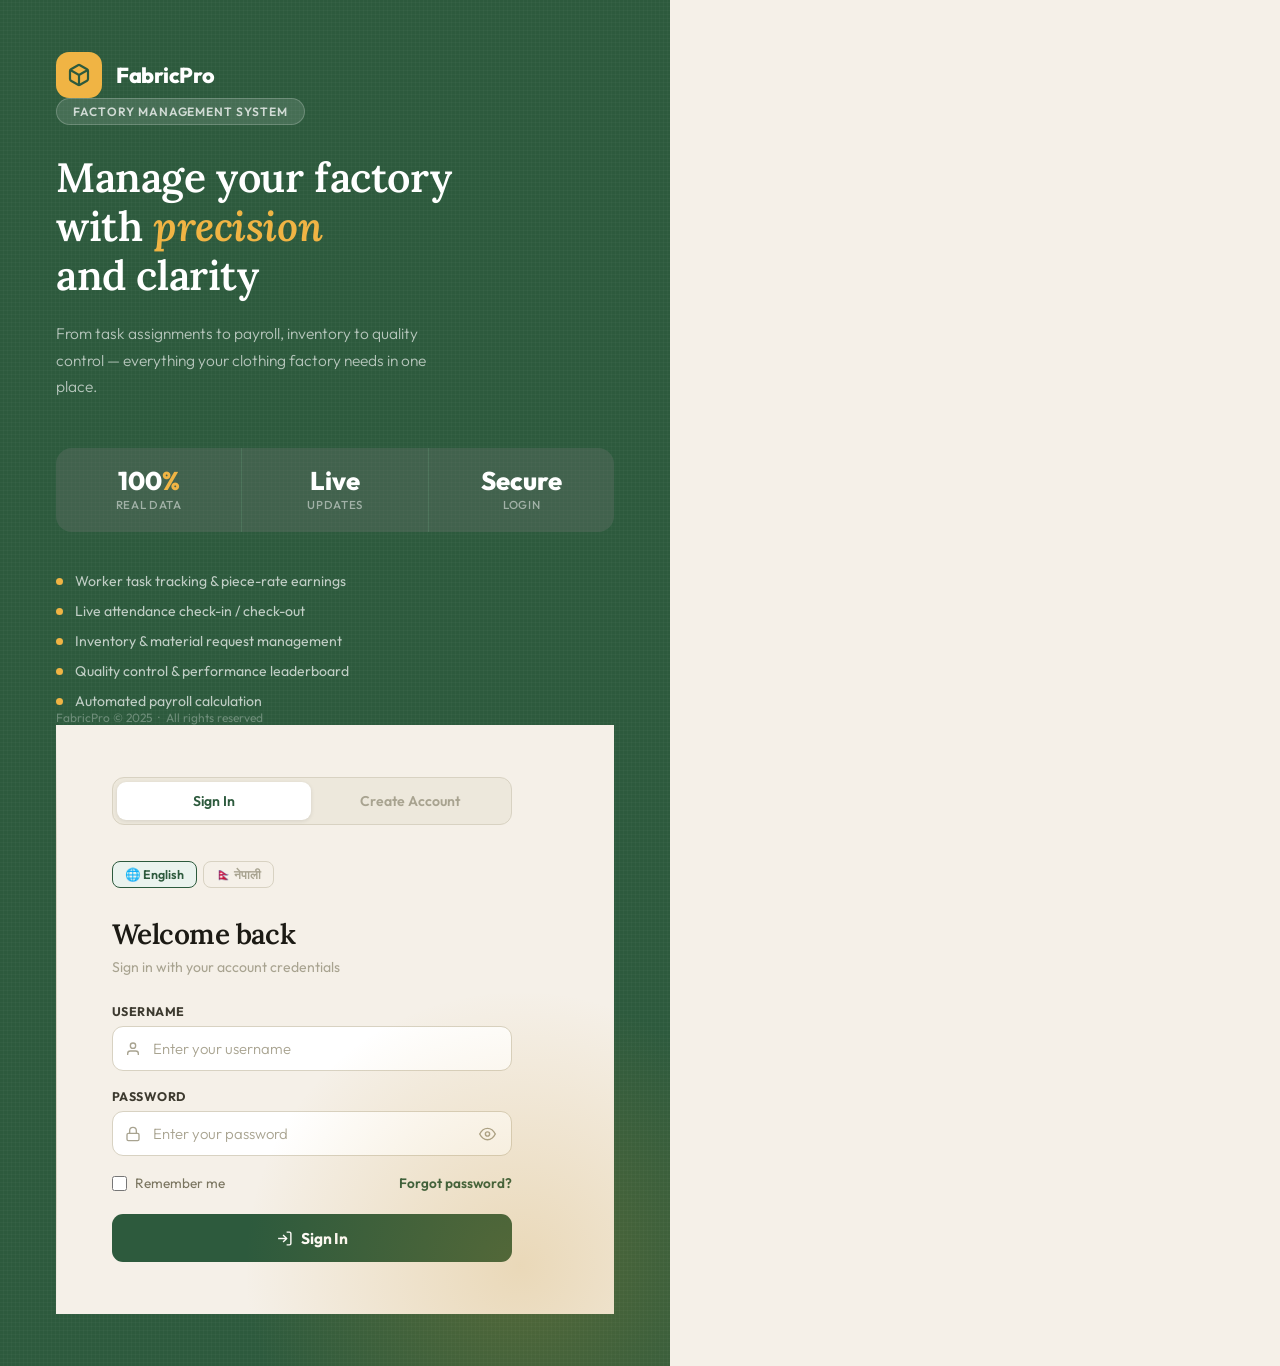
<file: Frontend/dashboard-owner.html>
<!DOCTYPE html>
<html lang="en">
<head>
  <meta charset="UTF-8"/>
  <meta name="viewport" content="width=device-width,initial-scale=1.0"/>
  <title>FabricPro — Owner Dashboard</title>
  <link rel="stylesheet" href="styles.css"/>
  <style>
    /* ── Dashboard-specific layout ── */
    .stats-grid { display:grid; grid-template-columns:repeat(4,1fr); gap:16px; margin-bottom:24px; }
    .charts-grid { display:grid; grid-template-columns:2fr 1fr; gap:20px; margin-bottom:24px; }
    .bottom-grid { display:grid; grid-template-columns:1fr 1fr 1fr; gap:20px; margin-bottom:24px; }
    .assign-modal-grid { display:grid; grid-template-columns:1fr 1fr; gap:14px; }

    /* Chart inside cards */
    .chart-wrap { height:195px; display:flex; flex-direction:column; }
    .chart-bars { display:flex; align-items:flex-end; gap:5px; flex:1; padding:10px 10px 0; }
    .chart-bar  { flex:1; border-radius:8px 8px 0 0; cursor:pointer; transition:opacity .2s; }
    .chart-bar:hover { opacity:.75; }
    .chart-labels { display:flex; gap:5px; padding:5px 10px 8px; }
    .chart-labels span { flex:1; text-align:center; font-size:.62rem; color:var(--text-muted); font-weight:600; }

    /* Payment & Inventory rows */
    .pay-row { display:flex; align-items:center; justify-content:space-between; padding:11px 0; border-bottom:1px solid var(--border-light); }
    .pay-row:last-child { border-bottom:none; }
    .pay-worker { display:flex; align-items:center; gap:10px; }
    .pay-worker-info h4 { font-size:.875rem; font-weight:600; }
    .pay-worker-info p  { font-size:.75rem; color:var(--text-secondary); }
    .pay-amount { font-size:.95rem; font-weight:800; color:var(--text-primary); }

    .inv-row { padding:13px 0; border-bottom:1px solid var(--border-light); }
    .inv-row:last-child { border-bottom:none; }
    .inv-top { display:flex; align-items:center; justify-content:space-between; margin-bottom:7px; }
    .inv-name { font-weight:700; font-size:.875rem; }
    .inv-qty  { font-size:.8rem; color:var(--text-secondary); font-weight:500; }

    /* Responsive */
    @media(max-width:1100px){
      .stats-grid { grid-template-columns:repeat(2,1fr); }
      .charts-grid { grid-template-columns:1fr; }
      .bottom-grid { grid-template-columns:1fr 1fr; }
    }
    @media(max-width:768px){
      .bottom-grid  { grid-template-columns:1fr; }
      .stats-grid   { grid-template-columns:repeat(2,1fr); }
      .app-layout   { display:block; }
    }
  </style>
</head>
<body>
<div id="sidebarOverlay" class="sidebar-overlay"></div>

<!-- Sidebar -->
<div class="app-layout">
  <aside class="sidebar">
    <div class="sidebar-logo">
      <div class="sidebar-logo-icon">
        <svg viewBox="0 0 24 24" fill="none" stroke="currentColor" stroke-width="2"><path d="M21 16V8a2 2 0 0 0-1-1.73l-7-4a2 2 0 0 0-2 0l-7 4A2 2 0 0 0 3 8v8a2 2 0 0 0 1 1.73l7 4a2 2 0 0 0 2 0l7-4A2 2 0 0 0 21 16z"/><polyline points="3.27 6.96 12 12.01 20.73 6.96"/><line x1="12" y1="22.08" x2="12" y2="12"/></svg>
      </div>
      <div class="sidebar-logo-text"><span data-i18n="appName">FabricPro</span><span data-i18n="appSub">Factory Management</span></div>
    </div>
    <nav class="sidebar-nav">
      <div class="nav-section-title">Main</div>
      <div class="nav-item active" data-nav="dashboard">
        <svg viewBox="0 0 24 24" fill="none" stroke="currentColor" stroke-width="2"><rect x="3" y="3" width="7" height="7"/><rect x="14" y="3" width="7" height="7"/><rect x="14" y="14" width="7" height="7"/><rect x="3" y="14" width="7" height="7"/></svg>
        <span data-i18n="dashboard">Dashboard</span>
      </div>
      <div class="nav-item" data-nav="employees">
        <svg viewBox="0 0 24 24" fill="none" stroke="currentColor" stroke-width="2"><path d="M17 21v-2a4 4 0 0 0-4-4H5a4 4 0 0 0-4 4v2"/><circle cx="9" cy="7" r="4"/><path d="M23 21v-2a4 4 0 0 0-3-3.87"/><path d="M16 3.13a4 4 0 0 1 0 7.75"/></svg>
        <span data-i18n="employees">Employees</span>
        <span class="badge-count" id="empBadge">6</span>
      </div>
      <div class="nav-item" data-nav="orders">
        <svg viewBox="0 0 24 24" fill="none" stroke="currentColor" stroke-width="2"><path d="M14 2H6a2 2 0 0 0-2 2v16a2 2 0 0 0 2 2h12a2 2 0 0 0 2-2V8z"/><polyline points="14 2 14 8 20 8"/><line x1="16" y1="13" x2="8" y2="13"/><line x1="16" y1="17" x2="8" y2="17"/></svg>
        <span data-i18n="orders">Orders</span>
        <span class="badge-count" id="ordersBadge">5</span>
      </div>
      <div class="nav-item" data-nav="tasks">
        <svg viewBox="0 0 24 24" fill="none" stroke="currentColor" stroke-width="2"><polyline points="9 11 12 14 22 4"/><path d="M21 12v7a2 2 0 0 1-2 2H5a2 2 0 0 1-2-2V5a2 2 0 0 1 2-2h11"/></svg>
        <span data-i18n="tasks">Tasks</span>
      </div>
      <div class="nav-item" data-nav="attendance">
        <svg viewBox="0 0 24 24" fill="none" stroke="currentColor" stroke-width="2"><rect x="3" y="4" width="18" height="18" rx="2"/><line x1="16" y1="2" x2="16" y2="6"/><line x1="8" y1="2" x2="8" y2="6"/><line x1="3" y1="10" x2="21" y2="10"/></svg>
        <span data-i18n="attendance">Attendance</span>
      </div>
      <div class="nav-section-title" style="margin-top:8px">Finance</div>
      <div class="nav-item" data-nav="payments">
        <svg viewBox="0 0 24 24" fill="none" stroke="currentColor" stroke-width="2"><rect x="1" y="4" width="22" height="16" rx="2"/><line x1="1" y1="10" x2="23" y2="10"/></svg>
        <span data-i18n="payments">Payments</span>
      </div>
      <div class="nav-item" data-nav="reports">
        <svg viewBox="0 0 24 24" fill="none" stroke="currentColor" stroke-width="2"><line x1="18" y1="20" x2="18" y2="10"/><line x1="12" y1="20" x2="12" y2="4"/><line x1="6" y1="20" x2="6" y2="14"/></svg>
        <span data-i18n="reports">Reports</span>
      </div>
      <div class="nav-section-title" style="margin-top:8px">Stock & Quality</div>
      <div class="nav-item" data-nav="inventory">
        <svg viewBox="0 0 24 24" fill="none" stroke="currentColor" stroke-width="2"><path d="M21 16V8a2 2 0 0 0-1-1.73l-7-4a2 2 0 0 0-2 0l-7 4A2 2 0 0 0 3 8v8a2 2 0 0 0 1 1.73l7 4a2 2 0 0 0 2 0l7-4A2 2 0 0 0 21 16z"/></svg>
        <span data-i18n="inventory">Inventory</span>
      </div>
      <div class="nav-item" data-nav="quality">
        <svg viewBox="0 0 24 24" fill="none" stroke="currentColor" stroke-width="2"><path d="M12 2l3.09 6.26L22 9.27l-5 4.87 1.18 6.88L12 17.77l-6.18 3.25L7 14.14 2 9.27l6.91-1.01L12 2z"/></svg>
        <span data-i18n="qualityControl">Quality Control</span>
      </div>
      <div class="nav-item" data-nav="performance">
        <svg viewBox="0 0 24 24" fill="none" stroke="currentColor" stroke-width="2"><polyline points="23 6 13.5 15.5 8.5 10.5 1 18"/><polyline points="17 6 23 6 23 12"/></svg>
        <span data-i18n="performance">Performance</span>
      </div>
      <div class="nav-section-title" style="margin-top:8px">System</div>
      <div class="nav-item" data-nav="notifications">
        <svg viewBox="0 0 24 24" fill="none" stroke="currentColor" stroke-width="2"><path d="M18 8A6 6 0 0 0 6 8c0 7-3 9-3 9h18s-3-2-3-9"/><path d="M13.73 21a2 2 0 0 1-3.46 0"/></svg>
        <span data-i18n="notifications">Notifications</span>
        <span class="badge-count" id="notifBadge">3</span>
      </div>
      <div class="nav-item" data-action="settings">
        <svg viewBox="0 0 24 24" fill="none" stroke="currentColor" stroke-width="2"><circle cx="12" cy="12" r="3"/><path d="M19.4 15a1.65 1.65 0 0 0 .33 1.82l.06.06a2 2 0 0 1-2.83 2.83l-.06-.06a1.65 1.65 0 0 0-1.82-.33 1.65 1.65 0 0 0-1 1.51V21a2 2 0 0 1-4 0v-.09A1.65 1.65 0 0 0 9 19.4a1.65 1.65 0 0 0-1.82.33l-.06.06a2 2 0 0 1-2.83-2.83l.06-.06A1.65 1.65 0 0 0 4.68 15a1.65 1.65 0 0 0-1.51-1H3a2 2 0 0 1 0-4h.09A1.65 1.65 0 0 0 4.6 9a1.65 1.65 0 0 0-.33-1.82l-.06-.06a2 2 0 0 1 2.83-2.83l.06.06A1.65 1.65 0 0 0 9 4.68a1.65 1.65 0 0 0 1-1.51V3a2 2 0 0 1 4 0v.09a1.65 1.65 0 0 0 1 1.51 1.65 1.65 0 0 0 1.82-.33l.06-.06a2 2 0 0 1 2.83 2.83l-.06.06A1.65 1.65 0 0 0 19.4 9a1.65 1.65 0 0 0 1.51 1H21a2 2 0 0 1 0 4h-.09a1.65 1.65 0 0 0-1.51 1z"/></svg>
        <span data-i18n="settings">Settings</span>
      </div>
      <div class="nav-item" style="color:#EF4444" data-logout>
        <svg viewBox="0 0 24 24" fill="none" stroke="currentColor" stroke-width="2"><path d="M9 21H5a2 2 0 0 1-2-2V5a2 2 0 0 1 2-2h4"/><polyline points="16 17 21 12 16 7"/><line x1="21" y1="12" x2="9" y2="12"/></svg>
        <span data-i18n="logout">Logout</span>
      </div>
    </nav>
  </aside>

  <!-- Main Content -->
  <main class="main-content">
    <header class="topnav">
      <div class="topnav-left">
        <button class="btn-icon btn-ghost" id="sidebarToggle" style="margin-right:8px">
          <svg viewBox="0 0 24 24" fill="none" stroke="currentColor" stroke-width="2" width="22" height="22"><line x1="3" y1="12" x2="21" y2="12"/><line x1="3" y1="6" x2="21" y2="6"/><line x1="3" y1="18" x2="21" y2="18"/></svg>
        </button>
        <h2 class="topnav-title" id="pageTitle" data-i18n="dashboard">Dashboard</h2>
      </div>
      <div class="topnav-actions">
        <button class="btn-icon btn-ghost" data-modal-target="msgModal" title="Messages">
          <svg viewBox="0 0 24 24" fill="none" stroke="currentColor" stroke-width="2" width="20" height="20"><path d="M21 15a2 2 0 0 1-2 2H7l-4 4V5a2 2 0 0 1 2-2h14a2 2 0 0 1 2 2z"/></svg>
        </button>
        <button class="btn-icon btn-ghost" title="Notifications" style="position:relative;" data-nav="notifications">
          <svg viewBox="0 0 24 24" fill="none" stroke="currentColor" stroke-width="2" width="20" height="20"><path d="M18 8A6 6 0 0 0 6 8c0 7-3 9-3 9h18s-3-2-3-9"/><path d="M13.73 21a2 2 0 0 1-3.46 0"/></svg>
          <span class="badge-dot"></span>
        </button>
        <div class="user-profile-btn" data-action="settings">
          <div class="user-info">
            <div class="user-name" id="ownerName">Owner</div>
            <div class="user-role" data-i18n="admin">Admin</div>
          </div>
          <div class="avatar-placeholder avatar-sm" id="ownerAvatar" style="background:var(--primary)">RS</div>
        </div>
      </div>
    </header>

    <!-- DASHBOARD SECTION -->
    <div class="page-section" id="dashboard">
      <div class="page-body">
        <div class="welcome-box">
          <div class="welcome-text">
            <h2>Good Morning, <span id="ownerNameWelcome">Owner</span>! 👋</h2>
            <p>Here's what's happening at your factory today.</p>
          </div>
          <div class="flex gap-2">
            <button class="btn btn-secondary btn-sm" data-modal-target="msgModal">
              <svg viewBox="0 0 24 24" fill="none" stroke="currentColor" stroke-width="2"><path d="M21 15a2 2 0 0 1-2 2H7l-4 4V5a2 2 0 0 1 2-2h14a2 2 0 0 1 2 2z"/></svg>
              <span data-i18n="sendMessage">Send Message</span>
            </button>
            <button class="btn btn-primary btn-sm" data-modal-target="assignModal">
              <svg viewBox="0 0 24 24" fill="none" stroke="currentColor" stroke-width="2"><line x1="12" y1="5" x2="12" y2="19"/><line x1="5" y1="12" x2="19" y2="12"/></svg>
              <span data-i18n="assignWork">Assign Work</span>
            </button>
          </div>
        </div>

        <!-- Dashboard Widgets -->
        <div class="stats-grid">
          <div class="stat-card">
            <div class="stat-icon blue"><svg viewBox="0 0 24 24" fill="none" stroke="currentColor" stroke-width="2"><path d="M17 21v-2a4 4 0 0 0-4-4H5a4 4 0 0 0-4 4v2"/><circle cx="9" cy="7" r="4"/><path d="M23 21v-2a4 4 0 0 0-3-3.87"/><path d="M16 3.13a4 4 0 0 1 0 7.75"/></svg></div>
            <div class="stat-info"><h4 data-i18n="totalEmployees">Total Employees</h4><div class="stat-value" id="totalEmpStat">24</div></div>
          </div>
          <div class="stat-card">
            <div class="stat-icon green"><svg viewBox="0 0 24 24" fill="none" stroke="currentColor" stroke-width="2"><path d="M14 2H6a2 2 0 0 0-2 2v16a2 2 0 0 0 2 2h12a2 2 0 0 0 2-2V8z"/><polyline points="14 2 14 8 20 8"/><line x1="16" y1="13" x2="8" y2="13"/></svg></div>
            <div class="stat-info"><h4 data-i18n="ordersProgress">Orders In Progress</h4><div class="stat-value" id="totalOrdersStat">7</div></div>
          </div>
          <div class="stat-card">
            <div class="stat-icon amber"><svg viewBox="0 0 24 24" fill="none" stroke="currentColor" stroke-width="2"><polyline points="9 11 12 14 22 4"/><path d="M21 12v7a2 2 0 0 1-2 2H5a2 2 0 0 1-2-2V5a2 2 0 0 1 2-2h11"/></svg></div>
            <div class="stat-info"><h4 data-i18n="completedItems">Completed Items</h4><div class="stat-value" id="totalItemsStat">1,240</div></div>
          </div>
          <div class="stat-card">
            <div class="stat-icon indigo"><svg viewBox="0 0 24 24" fill="none" stroke="currentColor" stroke-width="2"><line x1="12" y1="1" x2="12" y2="23"/><path d="M17 5H9.5a3.5 3.5 0 0 0 0 7h5a3.5 3.5 0 0 1 0 7H6"/></svg></div>
            <div class="stat-info"><h4 data-i18n="profitCost">Profit & Cost</h4><div class="stat-value">Rs 840K</div></div>
          </div>
        </div>

        <div class="charts-grid">
          <div class="card">
            <div class="card-header"><h3 class="card-title" data-i18n="production">Production Progress</h3></div>
            <div class="chart-wrap">
              <div class="chart-bars" id="productionChart"></div>
              <div class="chart-labels" id="productionLabels"></div>
            </div>
          </div>
          <div class="card">
            <div class="card-header"><h3 class="card-title"><svg viewBox="0 0 24 24" fill="none" stroke="currentColor" stroke-width="2"><path d="M13 10V3L4 14h7v7l9-11h-7z"/></svg><span data-i18n="quickActions">Quick Actions</span></h3></div>
            <div class="quick-actions">
              <div class="quick-action" data-modal-target="assignModal">
                <div class="qa-icon" style="background:#EFF6FF;color:#2563EB"><svg width="28" height="28" viewBox="0 0 24 24" fill="none" stroke="currentColor" stroke-width="2"><path d="M16 21v-2a4 4 0 0 0-4-4H6a4 4 0 0 0-4 4v2"/><circle cx="9" cy="7" r="4"/><line x1="19" y1="8" x2="19" y2="14"/><line x1="16" y1="11" x2="22" y2="11"/></svg></div>
                <span data-i18n="assignWork">Assign Work</span>
              </div>
              <div class="quick-action" data-modal-target="msgModal">
                <div class="qa-icon" style="background:#ECFDF5;color:#059669"><svg width="28" height="28" viewBox="0 0 24 24" fill="none" stroke="currentColor" stroke-width="2"><path d="M21 15a2 2 0 0 1-2 2H7l-4 4V5a2 2 0 0 1 2-2h14a2 2 0 0 1 2 2z"/></svg></div>
                <span data-i18n="sendMessage">Send Message</span>
              </div>
              <div class="quick-action" data-nav="employees">
                <div class="qa-icon" style="background:#FFF7ED;color:#EA580C"><svg width="28" height="28" viewBox="0 0 24 24" fill="none" stroke="currentColor" stroke-width="2"><path d="M17 21v-2a4 4 0 0 0-4-4H5a4 4 0 0 0-4 4v2"/><circle cx="9" cy="7" r="4"/><path d="M23 21v-2a4 4 0 0 0-3-3.87"/></svg></div>
                <span data-i18n="addEmployee">Add Employee</span>
              </div>
              <div class="quick-action" data-nav="reports">
                <div class="qa-icon" style="background:#F5F3FF;color:#7C3AED"><svg width="28" height="28" viewBox="0 0 24 24" fill="none" stroke="currentColor" stroke-width="2"><path d="M14 2H6a2 2 0 0 0-2 2v16a2 2 0 0 0 2 2h12a2 2 0 0 0 2-2V8z"/><polyline points="14 2 14 8 20 8"/><line x1="16" y1="13" x2="8" y2="13"/></svg></div>
                <span data-i18n="viewReports">View Reports</span>
              </div>
              <div class="quick-action" data-nav="orders">
                <div class="qa-icon" style="background:#FFF1F2;color:#E11D48"><svg width="28" height="28" viewBox="0 0 24 24" fill="none" stroke="currentColor" stroke-width="2"><rect x="1" y="4" width="22" height="16" rx="2"/><line x1="1" y1="10" x2="23" y2="10"/></svg></div>
                <span data-i18n="manageOrders">Manage Orders</span>
              </div>
              <div class="quick-action" data-action="export-data">
                <div class="qa-icon" style="background:#F0FDF4;color:#16A34A"><svg width="28" height="28" viewBox="0 0 24 24" fill="none" stroke="currentColor" stroke-width="2"><path d="M21 15v4a2 2 0 0 1-2 2H5a2 2 0 0 1-2-2v-4"/><polyline points="7 10 12 15 17 10"/><line x1="12" y1="15" x2="12" y2="3"/></svg></div>
                <span data-i18n="exportData">Export Data</span>
              </div>
            </div>
          </div>
        </div>

        <div class="bottom-grid">
          <div class="card"><div class="card-header"><h3 class="card-title" data-i18n="employeeList">Employee List</h3><div class="badge badge-gray" id="onlineCount">18 Online</div></div><div class="list-wrap" id="employeeList"></div></div>
          <div class="card"><div class="card-header"><h3 class="card-title" data-i18n="pendingPayments">Pending Payments</h3></div><div class="list-wrap" id="paymentList"></div></div>
          <div class="card"><div class="card-header"><h3 class="card-title" data-i18n="inventoryStatus">Inventory Status</h3></div><div class="list-wrap" id="inventoryList"></div></div>
        </div>
      </div>
    </div>

    <!-- EMPLOYEES PAGE -->
    <div class="page-section hidden" id="employees">
      <div class="page-body">
        <div class="page-header">
          <div class="page-header-left"><h2 data-i18n="employees">Employees</h2><p>Manage your factory workforce</p></div>
          <button class="btn btn-primary btn-sm" data-modal-target="assignModal">
            <svg viewBox="0 0 24 24" fill="none" stroke="currentColor" stroke-width="2"><line x1="12" y1="5" x2="12" y2="19"/><line x1="5" y1="12" x2="19" y2="12"/></svg>
            Add Employee
          </button>
        </div>
        <div class="card"><div class="table-wrap"><table><thead><tr><th>Name</th><th>Department</th><th>Status</th><th>Pieces Today</th><th>Earnings</th><th>Action</th></tr></thead><tbody id="empTable"></tbody></table></div></div>
      </div>
    </div>

    <!-- ORDERS PAGE -->
    <div class="page-section hidden" id="orders">
      <div class="page-body">
        <div class="page-header">
          <div class="page-header-left"><h2>Orders</h2><p>Manage production orders & track stages</p></div>
          <div class="flex gap-2">
            <button class="btn btn-secondary btn-sm" data-action="export-orders"><svg viewBox="0 0 24 24" fill="none" stroke="currentColor" stroke-width="2"><path d="M21 15v4a2 2 0 0 1-2 2H5a2 2 0 0 1-2-2v-4"/><polyline points="7 10 12 15 17 10"/><line x1="12" y1="15" x2="12" y2="3"/></svg> Export CSV</button>
            <button class="btn btn-primary btn-sm" data-modal-target="newOrderModal"><svg viewBox="0 0 24 24" fill="none" stroke="currentColor" stroke-width="2"><line x1="12" y1="5" x2="12" y2="19"/><line x1="5" y1="12" x2="19" y2="12"/></svg> New Order</button>
          </div>
        </div>
        <div class="summary-row" id="orderSummary"></div>
        <div class="card"><div class="table-wrap"><table><thead><tr><th>ID</th><th>Product</th><th>Client</th><th>Qty</th><th>Deadline</th><th>Production Stages</th><th>Work Done</th><th>Status</th></tr></thead><tbody id="ordersTable"></tbody></table></div></div>
      </div>
    </div>

    <!-- TASKS PAGE -->
    <div class="page-section hidden" id="tasks">
      <div class="page-body">
        <div class="page-header">
          <div class="page-header-left"><h2>Tasks</h2><p>Assign and track worker tasks</p></div>
          <button class="btn btn-primary btn-sm" data-modal-target="assignModal"><svg viewBox="0 0 24 24" fill="none" stroke="currentColor" stroke-width="2"><line x1="12" y1="5" x2="12" y2="19"/><line x1="5" y1="12" x2="19" y2="12"/></svg> Assign Task</button>
        </div>
        <div id="smartSuggestion" style="display:none"></div>
        <div class="card"><div class="table-wrap"><table><thead><tr><th>Worker</th><th>Task</th><th>Order</th><th>Target</th><th>Done</th><th>Progress</th><th>Due</th><th>Status</th></tr></thead><tbody id="tasksTable"></tbody></table></div></div>
      </div>
    </div>

    <!-- PAYMENTS PAGE -->
    <div class="page-section hidden" id="payments">
      <div class="page-body">
        <div class="page-header">
          <div class="page-header-left"><h2>Payments</h2><p>Worker earnings & payroll management</p></div>
          <button class="btn btn-secondary btn-sm" data-action="export-payments">Export CSV</button>
        </div>
        <div class="summary-row" id="paymentSummary"></div>
        <div class="card"><div class="table-wrap"><table><thead><tr><th>Worker</th><th>Period</th><th>Pieces</th><th>Rate</th><th>Bonus</th><th>Salary</th><th>Status</th><th>Action</th></tr></thead><tbody id="paymentsTable"></tbody></table></div></div>
      </div>
    </div>

    <!-- REPORTS PAGE -->
    <div class="page-section hidden" id="reports">
      <div class="page-body">
        <div class="page-header">
          <div class="page-header-left"><h2>Reports</h2><p>Production analytics & summaries</p></div>
          <div class="flex gap-2">
            <button class="btn btn-secondary btn-sm" data-action="export-reports">Export CSV</button>
          </div>
        </div>
        <div class="stats-grid" id="reportStats"></div>
        <div class="card" style="margin-bottom:24px"><div class="card-header"><h3 class="card-title">Production Trend</h3></div><div class="chart-wrap" style="height:250px"><div class="chart-bars" id="rptProdChart"></div><div class="chart-labels" id="rptProdLabels"></div></div></div>
        <div class="card"><div class="card-header"><h3 class="card-title">Worker Efficiency</h3></div><div class="list-wrap" id="rptPerfList"></div></div>
      </div>
    </div>

    <!-- INVENTORY PAGE -->
    <div class="page-section hidden" id="inventory">
      <div class="page-body">
        <div class="page-header">
          <div class="page-header-left"><h2>Inventory</h2><p>Stock levels & material requests</p></div>
          <button class="btn btn-primary btn-sm" data-modal-target="addStockModal">Add Stock</button>
        </div>
        <div id="invAlerts"></div>
        <div class="card" style="margin-bottom:20px"><div class="card-header"><h3 class="card-title">All Materials</h3><span class="badge badge-danger" id="lowStockCount">0 Low Stock</span></div><div class="table-wrap"><table><thead><tr><th>Material</th><th>Category</th><th>Stock</th><th>Unit</th><th>Level</th><th>Status</th></tr></thead><tbody id="invTable"></tbody></table></div></div>
        <div class="card"><div class="card-header"><h3 class="card-title">Material Requests from Workers</h3></div><div class="table-wrap"><table><thead><tr><th>Worker</th><th>Material</th><th>Qty</th><th>Urgency</th><th>Date</th><th>Status</th><th>Actions</th></tr></thead><tbody id="matReqTable"></tbody></table></div></div>
      </div>
    </div>

    <!-- ATTENDANCE PAGE -->
    <div class="page-section hidden" id="attendance">
      <div class="page-body">
        <div class="page-header">
          <div class="page-header-left"><h2>Attendance</h2><p>Daily check-in/out & absence tracking</p></div>
          <button class="btn btn-secondary btn-sm" data-action="export-attendance">Export CSV</button>
        </div>
        <div class="attendance-stat-grid" id="attendanceStats"></div>
        <div class="card"><div class="table-wrap"><table><thead><tr><th>Worker</th><th>Date</th><th>Check-In</th><th>Check-Out</th><th>Hours</th><th>Status</th></tr></thead><tbody id="attendanceTable"></tbody></table></div></div>
      </div>
    </div>

    <!-- QUALITY PAGE -->
    <div class="page-section hidden" id="quality">
      <div class="page-body">
        <div class="page-header">
          <div class="page-header-left"><h2>Quality Control</h2><p>Track defective pieces & quality scores</p></div>
          <button class="btn btn-primary btn-sm" data-modal-target="qualityModal">Record Check</button>
        </div>
        <div class="summary-row" id="qualitySummary"></div>
        <div class="card"><div class="table-wrap"><table><thead><tr><th>Worker</th><th>Task</th><th>Total</th><th>Defective</th><th>Passed</th><th>Quality Score</th><th>Date</th><th>Action</th></tr></thead><tbody id="qualityTable"></tbody></table></div></div>
      </div>
    </div>

    <!-- PERFORMANCE PAGE -->
    <div class="page-section hidden" id="performance">
      <div class="page-body">
        <div class="page-header"><div class="page-header-left"><h2>Performance Leaderboard</h2><p>Top performers this month</p></div></div>
        <div class="charts-grid">
          <div class="card"><div class="card-header"><h3>Top Performers</h3></div><div class="list-wrap" id="perfLeaderboard"></div></div>
          <div class="card"><div class="card-header"><h3>Daily Efficiency (pcs/day)</h3></div><div class="chart-wrap"><div class="chart-bars" id="perfChart"></div><div class="chart-labels" id="perfLabels"></div></div></div>
        </div>
        <div class="card" style="margin-top:24px"><div class="table-wrap"><table><thead><tr><th>Rank</th><th>Worker</th><th>Department</th><th>Total Pieces</th><th>Days</th><th>Efficiency</th><th>Quality</th><th>Suggestion</th></tr></thead><tbody id="perfTable"></tbody></table></div></div>
      </div>
    </div>

    <!-- NOTIFICATIONS PAGE -->
    <div class="page-section hidden" id="notifications">
      <div class="page-body">
        <div class="page-header">
          <div class="page-header-left"><h2>Notifications</h2><p>System alerts & updates</p></div>
          <button class="btn btn-secondary btn-sm" data-action="mark-all-read">Mark All Read</button>
        </div>
        <div class="filter-tabs">
          <button class="filter-tab active" data-action="filter-notifs" data-filter="all">All</button>
          <button class="filter-tab" data-action="filter-notifs" data-filter="task">Tasks</button>
          <button class="filter-tab" data-action="filter-notifs" data-filter="payment">Payments</button>
          <button class="filter-tab" data-action="filter-notifs" data-filter="material">Materials</button>
          <button class="filter-tab" data-action="filter-notifs" data-filter="leave">Leaves</button>
        </div>
        <div class="notif-list" id="notifList"></div>
      </div>
    </div>

  </main>
</div>

<!-- Assign Work Modal -->
<div class="modal-overlay" id="assignModal">
  <div class="modal">
    <div class="modal-header"><h3>Assign WorkTask</h3><button class="btn-icon btn-ghost" data-close-modal="assignModal"><svg viewBox="0 0 24 24" fill="none" stroke="currentColor" stroke-width="2" width="20" height="20"><line x1="18" y1="6" x2="6" y2="18"/><line x1="6" y1="6" x2="18" y2="18"/></svg></button></div>
    <form id="assignForm" style="padding:16px;">
      <div class="form-group"><label class="form-label">Worker</label><select class="form-select"><option>Sita Kumari Thapa</option><option>Hari Bahadur Rai</option><option>Kamala Devi</option><option>Bikash Tamang</option></select></div>
      <div class="assign-modal-grid">
        <div class="form-group"><label class="form-label">Target Pieces</label><input type="number" class="form-input" value="50" min="1"/></div>
        <div class="form-group"><label class="form-label">Due Date</label><input type="date" class="form-input"/></div>
      </div>
      <div class="form-group"><label class="form-label">Notes</label><textarea class="form-textarea" style="min-height:70px" placeholder="Optional instructions..."></textarea></div>
      <div class="flex gap-2 justify-between">
        <button type="button" class="btn btn-secondary" data-close-modal="assignModal">Cancel</button>
        <button type="submit" class="btn btn-primary">Assign Task</button>
      </div>
    </form>
  </div>
</div>

<!-- Message Modal -->
<div class="modal-overlay" id="msgModal">
  <div class="modal">
    <div class="modal-header"><h3 data-i18n="sendMessage">Send Message</h3><button class="btn-icon btn-ghost" data-close-modal="msgModal"><svg viewBox="0 0 24 24" fill="none" stroke="currentColor" stroke-width="2" width="20" height="20"><line x1="18" y1="6" x2="6" y2="18"/><line x1="6" y1="6" x2="18" y2="18"/></svg></button></div>
    <form id="msgForm">
      <div class="form-group"><label class="form-label">To</label><select class="form-select"><option>All Workers</option><option>Sewing Team</option><option>Cutting Team</option><option>Sita Kumari Thapa</option><option>Hari Bahadur Rai</option></select></div>
      <div class="form-group"><label class="form-label">Message</label><textarea class="form-textarea" placeholder="Type your message here..." required></textarea></div>
      <div class="flex gap-2 justify-between"><button type="button" class="btn btn-secondary" data-close-modal="msgModal">Cancel</button><button type="submit" class="btn btn-primary">Send Message</button></div>
    </form>
  </div>
</div>

<!-- New Order Modal -->
<div class="modal-overlay" id="newOrderModal">
  <div class="modal">
    <div class="modal-header"><h3>New Order</h3><button class="btn-icon btn-ghost" data-close-modal="newOrderModal"><svg viewBox="0 0 24 24" fill="none" stroke="currentColor" stroke-width="2" width="20" height="20"><line x1="18" y1="6" x2="6" y2="18"/><line x1="6" y1="6" x2="18" y2="18"/></svg></button></div>
    <form id="newOrderForm">
      <div class="assign-modal-grid">
        <div class="form-group"><label class="form-label">Product Name</label><input type="text" class="form-input" placeholder="e.g. Men's Shirt" required id="no_product"/></div>
        <div class="form-group"><label class="form-label">Client</label><input type="text" class="form-input" placeholder="Client name" id="no_client"/></div>
      </div>
      <div class="assign-modal-grid">
        <div class="form-group"><label class="form-label">Quantity (pcs)</label><input type="number" class="form-input" min="1" value="100" id="no_qty"/></div>
        <div class="form-group"><label class="form-label">Deadline</label><input type="date" class="form-input" id="no_deadline"/></div>
      </div>
      <div class="flex gap-2 justify-between"><button type="button" class="btn btn-secondary" data-close-modal="newOrderModal">Cancel</button><button type="submit" class="btn btn-primary">Create Order</button></div>
    </form>
  </div>
</div>

<!-- Add Stock Modal -->
<div class="modal-overlay" id="addStockModal">
  <div class="modal">
    <div class="modal-header"><h3>Add / Update Stock</h3><button class="btn-icon btn-ghost" data-close-modal="addStockModal"><svg viewBox="0 0 24 24" fill="none" stroke="currentColor" stroke-width="2" width="20" height="20"><line x1="18" y1="6" x2="6" y2="18"/><line x1="6" y1="6" x2="18" y2="18"/></svg></button></div>
    <form id="addStockForm">
      <div class="assign-modal-grid">
        <div class="form-group"><label class="form-label">Material Name</label><input type="text" class="form-input" placeholder="e.g. Blue Thread" required id="as_name"/></div>
        <div class="form-group"><label class="form-label">Category</label><select class="form-select" id="as_cat"><option value="cloth">Cloth</option><option value="thread">Thread</option><option value="buttons">Buttons</option><option value="zipper">Zipper</option><option value="other">Other</option></select></div>
      </div>
      <div class="assign-modal-grid">
        <div class="form-group"><label class="form-label">Quantity</label><input type="number" class="form-input" min="1" value="50" id="as_qty"/></div>
        <div class="form-group"><label class="form-label">Unit</label><select class="form-select" id="as_unit"><option value="m">Meters</option><option value="rolls">Rolls</option><option value="pcs">Pieces</option></select></div>
      </div>
      <div class="flex gap-2 justify-between"><button type="button" class="btn btn-secondary" data-close-modal="addStockModal">Cancel</button><button type="submit" class="btn btn-primary">Add Stock</button></div>
    </form>
  </div>
</div>

<!-- Quality Check Modal -->
<div class="modal-overlay" id="qualityModal">
  <div class="modal">
    <div class="modal-header"><h3>Record Quality Check</h3><button class="btn-icon btn-ghost" data-close-modal="qualityModal"><svg viewBox="0 0 24 24" fill="none" stroke="currentColor" stroke-width="2" width="20" height="20"><line x1="18" y1="6" x2="6" y2="18"/><line x1="6" y1="6" x2="18" y2="18"/></svg></button></div>
    <form id="qualityForm">
      <div class="assign-modal-grid">
        <div class="form-group"><label class="form-label">Worker</label><select class="form-select" id="qf_worker"><option>Sita Kumari Thapa</option><option>Hari Bahadur Rai</option><option>Kamala Devi</option><option>Bikash Tamang</option></select></div>
        <div class="form-group"><label class="form-label">Task</label><input type="text" class="form-input" placeholder="e.g. Men's Shirt" id="qf_task"/></div>
      </div>
      <div class="assign-modal-grid">
        <div class="form-group"><label class="form-label">Total Pieces</label><input type="number" class="form-input" min="1" value="50" id="qf_total"/></div>
        <div class="form-group"><label class="form-label">Defective</label><input type="number" class="form-input" min="0" value="0" id="qf_defective"/></div>
      </div>
      <div class="flex gap-2 justify-between"><button type="button" class="btn btn-secondary" data-close-modal="qualityModal">Cancel</button><button type="submit" class="btn btn-primary">Save Record</button></div>
    </form>
  </div>
</div>

<script src="app.js"></script>
</body>
</html>
</file>
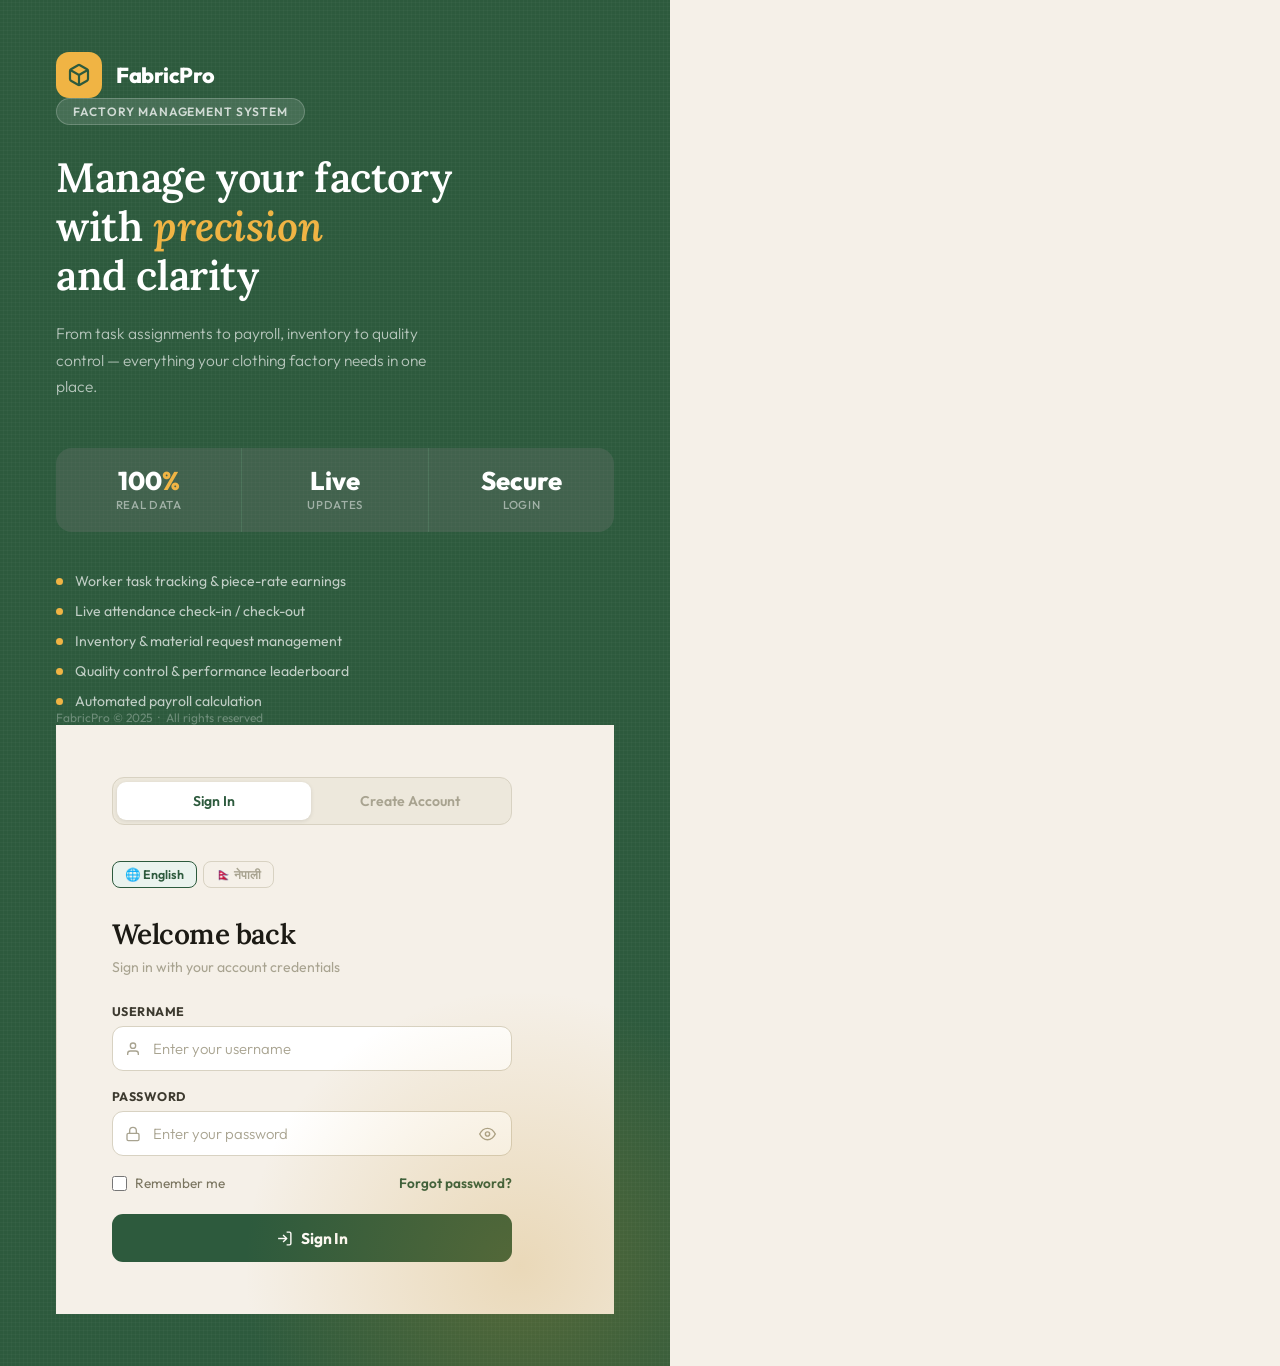
<file: Frontend/dashboard-worker.html>
<!DOCTYPE html>
<html lang="en">
<head>
  <meta charset="UTF-8"/>
  <meta name="viewport" content="width=device-width,initial-scale=1.0"/>
  <title>FabricPro — My Dashboard</title>
  <link rel="stylesheet" href="styles.css"/>
  <style>
    body { padding-bottom:var(--mobile-nav-h); background:var(--bg); }
    .worker-page { max-width:490px; margin:0 auto; padding:16px; }
    .worker-page.hidden { display:none; }

    /* Earnings card */
    .earnings-card {
      background:linear-gradient(135deg,#4F46E5 0%,#8B5CF6 100%);
      border-radius:22px; padding:24px; color:#fff; margin-bottom:20px;
      box-shadow:0 8px 32px rgba(79,70,229,.35);
      position:relative; overflow:hidden;
    }
    .earnings-card::before {
      content:''; position:absolute; top:-40px; right:-40px;
      width:180px; height:180px; border-radius:50%;
      background:rgba(255,255,255,.07);
    }
    .earnings-card .label { font-size:.78rem; opacity:.8; margin-bottom:4px; font-weight:600; letter-spacing:.03em; }
    .earnings-card .amount { font-size:2.5rem; font-weight:900; line-height:1.1; margin-bottom:4px; letter-spacing:-.04em; }
    .earnings-card .period { font-size:.76rem; opacity:.65; }
    .earnings-mini-grid { display:grid; grid-template-columns:1fr 1fr 1fr; gap:10px; margin-top:16px; }
    .earnings-mini { background:rgba(255,255,255,.13); border-radius:12px; padding:11px; backdrop-filter:blur(4px); }
    .earnings-mini h4 { font-size:.66rem; opacity:.75; margin-bottom:2px; font-weight:600; }
    .earnings-mini p  { font-size:1.05rem; font-weight:800; }

    /* Task cards */
    .task-card { background:var(--surface); border-radius:18px; border:1.5px solid var(--border-light); padding:16px; margin-bottom:12px; box-shadow:var(--shadow-sm); transition:all .2s; }
    .task-card:hover { box-shadow:var(--shadow); border-color:#C7D2FE; transform:translateY(-2px); }
    .task-card-header { display:flex; align-items:center; justify-content:space-between; margin-bottom:10px; }
    .task-card-meta { display:flex; gap:16px; margin-bottom:14px; flex-wrap:wrap; }
    .task-card-meta-item { display:flex; align-items:center; gap:5px; font-size:.8rem; color:var(--text-secondary); }
    .task-card-meta-item svg { width:14px; height:14px; color:var(--text-muted); }

    /* Action buttons */
    .action-grid { display:grid; grid-template-columns:1fr 1fr; gap:12px; margin-bottom:20px; }
    .action-btn {
      display:flex; flex-direction:column; align-items:center; justify-content:center;
      gap:10px; padding:20px 12px;
      border-radius:18px; border:1.5px solid var(--border-light);
      background:var(--surface); cursor:pointer;
      transition:all .2s; font-size:.82rem; font-weight:700;
      color:var(--text-secondary); box-shadow:var(--shadow-sm);
    }
    .action-btn:hover { border-color:var(--primary); color:var(--primary); background:var(--primary-light); transform:translateY(-2px); box-shadow:var(--shadow); }
    .action-btn svg { width:28px; height:28px; }

    .notif-item { display:flex; align-items:flex-start; gap:10px; padding:13px; border-radius:14px; border:1px solid var(--border-light); background:var(--surface); margin-bottom:10px; transition:all .2s; }
    .notif-item:hover { border-color:#C7D2FE; box-shadow:var(--shadow-sm); }

    .section-title { font-size:.93rem; font-weight:800; margin-bottom:12px; display:flex; align-items:center; gap:7px; letter-spacing:-.01em; }
    .section-title svg { width:17px; height:17px; color:var(--primary); }

    /* Mobile header */
    .mobile-header {
      background:rgba(255,255,255,.9); backdrop-filter:blur(16px);
      border-bottom:1px solid var(--border-light);
      padding:0 16px; height:62px;
      display:flex; align-items:center; justify-content:space-between;
      position:sticky; top:0; z-index:100;
      box-shadow:0 2px 12px rgba(15,23,42,.06);
    }
    .mobile-header-logo { display:flex; align-items:center; gap:10px; }
    .mobile-header-logo-icon {
      width:38px; height:38px;
      background:linear-gradient(135deg,#4F46E5,#8B5CF6);
      border-radius:11px; display:flex; align-items:center; justify-content:center;
      box-shadow:0 4px 12px rgba(79,70,229,.35);
    }
    .mobile-header-logo-icon svg { width:20px; height:20px; color:#fff; }
    .mobile-header-logo span { font-size:1rem; font-weight:900; color:var(--text-primary); letter-spacing:-.02em; }

    /* Bottom nav */
    .bottom-nav {
      position:fixed; bottom:0; left:0; right:0;
      height:var(--mobile-nav-h);
      background:rgba(255,255,255,.95); backdrop-filter:blur(16px);
      border-top:1px solid var(--border-light);
      display:flex; z-index:200;
      box-shadow:0 -4px 24px rgba(15,23,42,.1);
    }
    .bottom-nav-item {
      flex:1; display:flex; flex-direction:column;
      align-items:center; justify-content:center; gap:3px;
      color:var(--text-muted); font-size:.67rem; font-weight:600;
      cursor:pointer; transition:all .2s; padding:8px 4px; position:relative;
    }
    .bottom-nav-item svg { width:22px; height:22px; }
    .bottom-nav-item.active { color:var(--primary); }
    .worker-stat-row { display:grid; grid-template-columns:1fr 1fr 1fr; gap:10px; margin-bottom:18px; }
    .worker-stat {
      background:var(--surface); border:1.5px solid var(--border-light);
      border-radius:14px; padding:14px; text-align:center;
      box-shadow:var(--shadow-sm); transition:all .2s;
    }
    .worker-stat:hover { box-shadow:var(--shadow); transform:translateY(-2px); border-color:#C7D2FE; }
    .worker-stat .sv { font-size:1.35rem; font-weight:900; color:var(--text-primary); letter-spacing:-.03em; }
    .worker-stat .sl { font-size:.65rem; color:var(--text-muted); font-weight:700; text-transform:uppercase; letter-spacing:.05em; margin-top:3px; }
  </style>
</head>
<body>

<div class="mobile-header">
  <div class="mobile-header-logo">
    <div class="mobile-header-logo-icon">
      <svg viewBox="0 0 24 24" fill="none" stroke="currentColor" stroke-width="2"><path d="M21 16V8a2 2 0 0 0-1-1.73l-7-4a2 2 0 0 0-2 0l-7 4A2 2 0 0 0 3 8v8a2 2 0 0 0 1 1.73l7 4a2 2 0 0 0 2 0l7-4A2 2 0 0 0 21 16z"/></svg>
    </div>
    <span>FabricPro</span>
  </div>
  <div style="display:flex;align-items:center;gap:8px;">
    <div class="lang-switch" style="gap:4px;">
      <button class="lang-btn btn-sm" data-lang="en" style="padding:5px 10px;font-size:.72rem;">EN</button>
      <button class="lang-btn btn-sm" data-lang="ne" style="padding:5px 10px;font-size:.72rem;">ने</button>
    </div>
    <div class="avatar-placeholder avatar-sm" id="workerAvatar" style="background:#059669;">SK</div>
  </div>
</div>

<!-- HOME -->
<div id="wHome" class="worker-page">
  <div style="margin-bottom:16px;">
    <h2 id="workerGreeting">Bonjour 👋</h2>
    <p style="color:var(--text-secondary);font-size:.88rem;">Here's your work summary for today.</p>
  </div>
  <div class="earnings-card">
    <div class="label" data-i18n="myEarnings">My Earnings</div>
    <div class="amount" id="wTotalEarnings">Rs 0</div>
    <div class="period" id="wEarningsPeriod">Loading...</div>
    <div class="earnings-mini-grid">
      <div class="earnings-mini"><h4>Today</h4><p id="wTodayEarnings">Rs 0</p></div>
      <div class="earnings-mini"><h4>This Week</h4><p id="wWeekEarnings">Rs 0</p></div>
      <div class="earnings-mini"><h4>Pieces</h4><p id="wPieces">0</p></div>
    </div>
  </div>
  <div class="attend-card" id="wAttendCard">
    <div class="attend-card-info">
      <h4>📅 Attendance</h4>
      <p id="wAttendStatus">Loading status...</p>
    </div>
    <button class="attend-card-btn check-in" id="wAttendBtn" data-action="worker-attend">Check In</button>
  </div>
  <div class="worker-stat-row">
    <div class="worker-stat"><div class="sv" id="wQualScore">—</div><div class="sl">Quality Score</div></div>
    <div class="worker-stat"><div class="sv" id="wRank">—</div><div class="sl">Rank</div></div>
    <div class="worker-stat"><div class="sv" id="wEfficiency">—</div><div class="sl">Pcs/Day</div></div>
  </div>
  <div class="action-grid">
    <div class="action-btn" data-nav="wTasks">
      <svg viewBox="0 0 24 24" fill="none" stroke="#2563EB" stroke-width="2"><polyline points="9 11 12 14 22 4"/><path d="M21 12v7a2 2 0 0 1-2 2H5a2 2 0 0 1-2-2V5a2 2 0 0 1 2-2h11"/></svg>
      <span data-i18n="myTasks">My Tasks</span>
    </div>
    <div class="action-btn" data-action="nav-material">
      <svg viewBox="0 0 24 24" fill="none" stroke="#EA580C" stroke-width="2"><path d="M21 16V8a2 2 0 0 0-1-1.73l-7-4a2 2 0 0 0-2 0l-7 4A2 2 0 0 0 3 8v8a2 2 0 0 0 1 1.73l7 4a2 2 0 0 0 2 0l7-4A2 2 0 0 0 21 16z"/></svg>
      <span data-i18n="requestMaterial">Request Material</span>
    </div>
    <div class="action-btn" data-action="nav-leave">
      <svg viewBox="0 0 24 24" fill="none" stroke="#059669" stroke-width="2"><rect x="3" y="4" width="18" height="18" rx="2"/><line x1="16" y1="2" x2="16" y2="6"/><line x1="8" y1="2" x2="8" y2="6"/><line x1="3" y1="10" x2="21" y2="10"/></svg>
      <span data-i18n="applyLeave">Apply Leave</span>
    </div>
    <div class="action-btn" data-nav="wNotifs">
      <svg viewBox="0 0 24 24" fill="none" stroke="#7C3AED" stroke-width="2"><path d="M18 8A6 6 0 0 0 6 8c0 7-3 9-3 9h18s-3-2-3-9"/><path d="M13.73 21a2 2 0 0 1-3.46 0"/></svg>
      <span data-i18n="notifications">Notifications</span>
      <span class="badge badge-danger" id="wNotifBadge" style="font-size:.65rem;padding:2px 6px;">3</span>
    </div>
  </div>
  <div class="section-title">
    <svg viewBox="0 0 24 24" fill="none" stroke="currentColor" stroke-width="2"><path d="M18 8A6 6 0 0 0 6 8c0 7-3 9-3 9h18s-3-2-3-9"/><path d="M13.73 21a2 2 0 0 1-3.46 0"/></svg>
    Recent Messages
  </div>
  <div id="wRecentNotifs"></div>
</div>

<!-- TASKS -->
<div id="wTasks" class="worker-page hidden">
  <div style="margin-bottom:16px;"><h2 data-i18n="myTasks">My Tasks</h2><p style="color:var(--text-secondary);font-size:.88rem;">Your assigned tasks for today</p></div>
  <div id="workerTaskList"></div>
</div>

<!-- EARNINGS -->
<div id="wEarnings" class="worker-page hidden">
  <div style="margin-bottom:16px;"><h2>My Earnings</h2><p style="color:var(--text-secondary);font-size:.88rem;">Salary & payment history</p></div>
  <div class="earnings-card">
    <div class="label">Total Earned This Month</div>
    <div class="amount" id="wEarningsTotal">Rs 0</div>
    <div class="period" id="wEarningsCycle">Current cycle</div>
    <div class="earnings-mini-grid">
      <div class="earnings-mini"><h4>Pieces</h4><p id="wEarningsPcs">0</p></div>
      <div class="earnings-mini"><h4>Rate</h4><p>Rs 25/pc</p></div>
      <div class="earnings-mini"><h4>Bonus</h4><p id="wEarningsBonus">Rs 0</p></div>
    </div>
  </div>
  <div class="section-title">
    <svg viewBox="0 0 24 24" fill="none" stroke="currentColor" stroke-width="2"><rect x="1" y="4" width="22" height="16" rx="2"/><line x1="1" y1="10" x2="23" y2="10"/></svg>
    Payment History
  </div>
  <div id="wPayHistory"></div>
</div>

<!-- NOTIFICATIONS -->
<div id="wNotifs" class="worker-page hidden">
  <div style="margin-bottom:16px;"><h2 data-i18n="notifications">Notifications</h2><p style="color:var(--text-secondary);font-size:.88rem;">Messages & updates from factory owner</p></div>
  <div id="wNotifList"></div>
</div>

<!-- PROFILE -->
<div id="wProfile" class="worker-page hidden">
  <div style="margin-bottom:16px;"><h2 data-i18n="profile">Profile</h2></div>
  <div style="background:linear-gradient(135deg,#1D4ED8,#7C3AED);border-radius:20px;padding:24px;text-align:center;color:#fff;margin-bottom:20px;">
    <div class="avatar-placeholder avatar-xl" id="profileAvatar" style="background:rgba(255,255,255,.25);margin:0 auto 12px;font-size:1.5rem;">SK</div>
    <h3 id="profileName" style="font-size:1.1rem;font-weight:700;">Worker Name</h3>
    <p id="profileDept" style="opacity:.8;font-size:.85rem;">Department</p>
    <div style="display:grid;grid-template-columns:1fr 1fr 1fr;gap:12px;margin-top:16px;">
      <div style="background:rgba(255,255,255,.15);border-radius:10px;padding:10px;"><div style="font-size:.65rem;opacity:.75;">Pieces</div><div style="font-size:1rem;font-weight:700;" id="profPieces">0</div></div>
      <div style="background:rgba(255,255,255,.15);border-radius:10px;padding:10px;"><div style="font-size:.65rem;opacity:.75;">Earnings</div><div style="font-size:1rem;font-weight:700;" id="profEarnings">Rs 0</div></div>
      <div style="background:rgba(255,255,255,.15);border-radius:10px;padding:10px;"><div style="font-size:.65rem;opacity:.75;">Quality</div><div style="font-size:1rem;font-weight:700;" id="profQuality">—</div></div>
    </div>
  </div>
  <div style="display:flex;flex-direction:column;gap:10px;margin-bottom:20px;">
    <div class="action-btn" style="flex-direction:row;justify-content:flex-start;gap:12px;" data-action="nav-leave">
      <svg width="22" height="22" viewBox="0 0 24 24" fill="none" stroke="#059669" stroke-width="2"><rect x="3" y="4" width="18" height="18" rx="2"/><line x1="16" y1="2" x2="16" y2="6"/><line x1="8" y1="2" x2="8" y2="6"/><line x1="3" y1="10" x2="21" y2="10"/></svg>
      <span data-i18n="applyLeave">Apply Leave</span>
    </div>
    <button class="action-btn" style="border-color:#FEE2E2;color:#EF4444;flex-direction:row;justify-content:flex-start;gap:12px;" data-logout>
      <svg width="22" height="22" viewBox="0 0 24 24" fill="none" stroke="#EF4444" stroke-width="2"><path d="M9 21H5a2 2 0 0 1-2-2V5a2 2 0 0 1 2-2h4"/><polyline points="16 17 21 12 16 7"/><line x1="21" y1="12" x2="9" y2="12"/></svg>
      <span data-i18n="logoutBtn">Logout</span>
    </button>
  </div>
</div>

<!-- Bottom Nav -->
<nav class="bottom-nav">
  <div class="bottom-nav-item active" data-nav="wHome">
    <svg viewBox="0 0 24 24" fill="none" stroke="currentColor" stroke-width="2"><path d="m3 9 9-7 9 7v11a2 2 0 0 1-2 2H5a2 2 0 0 1-2-2z"/><polyline points="9 12 15 12 15 22 9 22 9 12"/></svg>
    Home
  </div>
  <div class="bottom-nav-item" data-nav="wTasks">
    <svg viewBox="0 0 24 24" fill="none" stroke="currentColor" stroke-width="2"><polyline points="9 11 12 14 22 4"/><path d="M21 12v7a2 2 0 0 1-2 2H5a2 2 0 0 1-2-2V5a2 2 0 0 1 2-2h11"/></svg>
    <span data-i18n="tasks">Tasks</span>
  </div>
  <div class="bottom-nav-item" data-nav="wEarnings">
    <svg viewBox="0 0 24 24" fill="none" stroke="currentColor" stroke-width="2"><rect x="1" y="4" width="22" height="16" rx="2"/><line x1="1" y1="10" x2="23" y2="10"/></svg>
    Earnings
  </div>
  <div class="bottom-nav-item" data-nav="wNotifs" style="position:relative;">
    <svg viewBox="0 0 24 24" fill="none" stroke="currentColor" stroke-width="2"><path d="M18 8A6 6 0 0 0 6 8c0 7-3 9-3 9h18s-3-2-3-9"/><path d="M13.73 21a2 2 0 0 1-3.46 0"/></svg>
    <span style="position:absolute;top:8px;right:22px;width:7px;height:7px;background:#EF4444;border-radius:50%;border:1.5px solid #fff;"></span>
    <span data-i18n="notifications">Alerts</span>
  </div>
  <div class="bottom-nav-item" data-nav="wProfile">
    <svg viewBox="0 0 24 24" fill="none" stroke="currentColor" stroke-width="2"><path d="M20 21v-2a4 4 0 0 0-4-4H8a4 4 0 0 0-4 4v2"/><circle cx="12" cy="7" r="4"/></svg>
    <span data-i18n="profile">Profile</span>
  </div>
</nav>

<script src="app.js"></script>
</body>
</html>
</file>
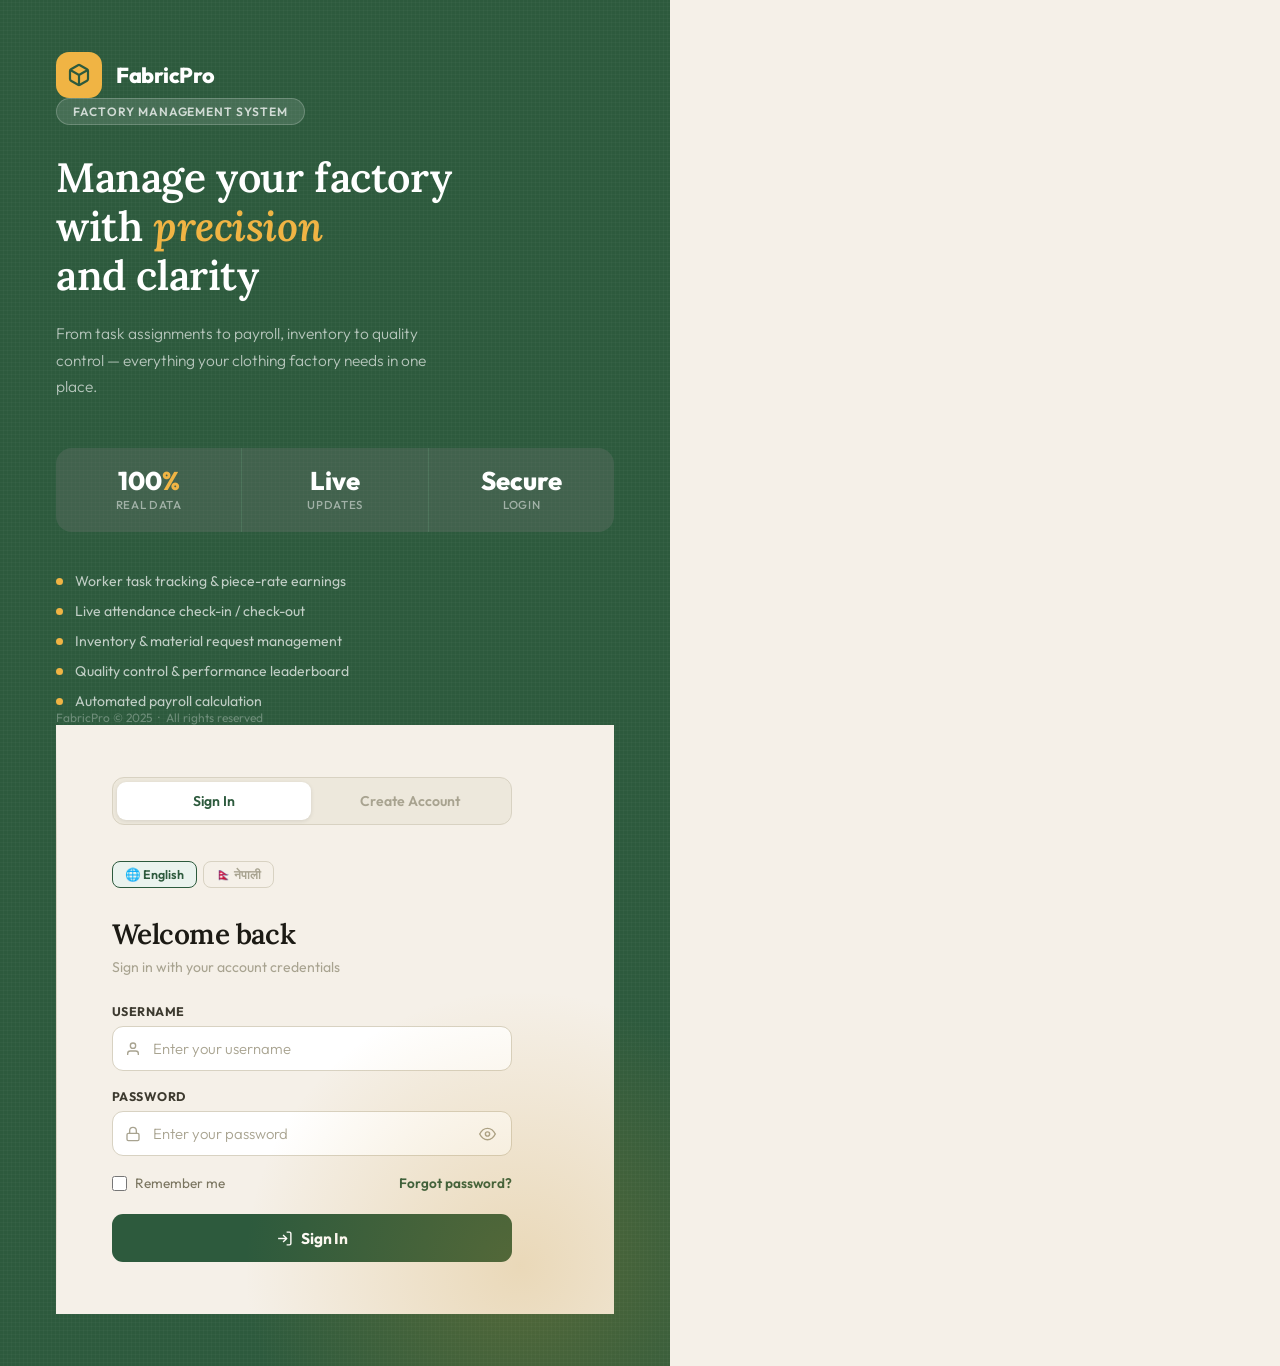
<file: Frontend/leave-request.html>
<!DOCTYPE html>
<html lang="en">
<head>
  <meta charset="UTF-8"/>
  <meta name="viewport" content="width=device-width,initial-scale=1.0"/>
  <title>FabricPro — Leave Request</title>
  <link rel="stylesheet" href="styles.css"/>
  <style>
    body { background:var(--bg); min-height:100vh; }
    .page-wrap { max-width:480px; margin:0 auto; padding:0 0 30px; }
    .top-bar { background:var(--surface); border-bottom:1px solid var(--border-light); padding:0 16px; height:60px; display:flex; align-items:center; gap:12px; position:sticky; top:0; z-index:100; box-shadow:var(--shadow-sm); }
    .back-btn { display:flex;align-items:center;justify-content:center;width:36px;height:36px;border-radius:10px;border:1.5px solid var(--border);cursor:pointer;transition:all .2s;background:none; }
    .back-btn:hover { background:var(--bg);border-color:var(--primary); }
    .back-btn svg { width:18px;height:18px; }
    .hero { background:linear-gradient(135deg,#059669,#0EA5E9); padding:28px 20px; color:#fff; border-radius:0 0 24px 24px; margin-bottom:24px; text-align:center; }
    .hero svg { width:52px;height:52px;margin:0 auto 12px;opacity:.9; }
    .hero h2 { font-size:1.3rem;font-weight:800;margin-bottom:4px; }
    .hero p { font-size:.85rem;opacity:.8; }
    .content-pad { padding:0 16px; }
    .card-form { background:var(--surface);border:1px solid var(--border-light);border-radius:16px;padding:20px;margin-bottom:16px; }
    .type-grid { display:grid;grid-template-columns:1fr 1fr 1fr;gap:8px;margin-bottom:4px; }
    .type-btn { border:2px solid var(--border);border-radius:12px;padding:12px 8px;text-align:center;cursor:pointer;transition:all .2s;font-size:.78rem;font-weight:600;color:var(--text-secondary);background:var(--surface); }
    .type-btn:hover,.type-btn.selected { border-color:var(--primary);color:var(--primary);background:var(--primary-light); }
    .type-btn svg { width:22px;height:22px;margin:0 auto 6px;display:block; }
    .history-item { display:flex;align-items:center;justify-content:space-between;padding:12px;border-radius:12px;border:1px solid var(--border-light);background:var(--surface);margin-bottom:8px; }
    .history-item-left { display:flex;align-items:center;gap:10px; }
    .history-icon { width:36px;height:36px;border-radius:10px;display:flex;align-items:center;justify-content:center; }
    .submit-section { padding:0 16px 20px; }
  </style>
</head>
<body>
  <div class="page-wrap">
    <div class="top-bar">
      <button class="back-btn" data-action="back">
        <svg viewBox="0 0 24 24" fill="none" stroke="currentColor" stroke-width="2"><polyline points="15 18 9 12 15 6"/></svg>
      </button>
      <h2 style="font-size:1rem;" data-i18n="leaveRequest">Leave Request</h2>
    </div>

    <div class="hero">
      <svg viewBox="0 0 24 24" fill="none" stroke="currentColor" stroke-width="2">
        <rect x="3" y="4" width="18" height="18" rx="2"/><line x1="16" y1="2" x2="16" y2="6"/><line x1="8" y1="2" x2="8" y2="6"/><line x1="3" y1="10" x2="21" y2="10"/>
      </svg>
      <h2 data-i18n="leaveRequest">Leave Request</h2>
      <p>Fill out the form below to apply for leave</p>
    </div>

    <div class="content-pad">
      <!-- Leave Type -->
      <div class="card-form">
        <label class="form-label">Leave Type</label>
        <div class="type-grid">
          <div class="type-btn selected" data-action="select-leave-type" data-type="casual">
            <svg viewBox="0 0 24 24" fill="none" stroke="currentColor" stroke-width="2"><path d="M3 9l9-7 9 7v11a2 2 0 0 1-2 2H5a2 2 0 0 1-2-2z"/></svg>
            Casual
          </div>
          <div class="type-btn" data-action="select-leave-type" data-type="medical">
            <svg viewBox="0 0 24 24" fill="none" stroke="currentColor" stroke-width="2"><path d="M22 12h-4l-3 9L9 3l-3 9H2"/></svg>
            Medical
          </div>
          <div class="type-btn" data-action="select-leave-type" data-type="personal">
            <svg viewBox="0 0 24 24" fill="none" stroke="currentColor" stroke-width="2"><path d="M17 21v-2a4 4 0 0 0-4-4H5a4 4 0 0 0-4 4v2"/><circle cx="9" cy="7" r="4"/></svg>
            Personal
          </div>
        </div>
      </div>

      <!-- Form -->
      <form id="leaveForm" class="card-form">
        <div class="form-group">
          <label class="form-label" for="leaveDate">
            <svg viewBox="0 0 24 24" fill="none" stroke="currentColor" stroke-width="2"><rect x="3" y="4" width="18" height="18" rx="2"/><line x1="16" y1="2" x2="16" y2="6"/><line x1="8" y1="2" x2="8" y2="6"/><line x1="3" y1="10" x2="21" y2="10"/></svg>
            <span data-i18n="leaveDate">Leave Date</span>
          </label>
          <input type="date" id="leaveDate" class="form-input" required/>
        </div>
        <div class="form-group">
          <label class="form-label" for="leaveEnd">End Date (optional)</label>
          <input type="date" id="leaveEnd" class="form-input"/>
        </div>
        <div class="form-group">
          <label class="form-label" for="leaveReason">
            <svg viewBox="0 0 24 24" fill="none" stroke="currentColor" stroke-width="2"><path d="M21 15a2 2 0 0 1-2 2H7l-4 4V5a2 2 0 0 1 2-2h14a2 2 0 0 1 2 2z"/></svg>
            <span data-i18n="leaveReason">Reason for Leave</span>
          </label>
          <textarea id="leaveReason" class="form-textarea" placeholder="Enter your reason..." required></textarea>
        </div>
      </form>

      <!-- Contact info box -->
      <div class="alert alert-info" style="margin-bottom:16px;">
        <svg viewBox="0 0 24 24" fill="none" stroke="currentColor" stroke-width="2"><circle cx="12" cy="12" r="10"/><line x1="12" y1="8" x2="12" y2="12"/><line x1="12" y1="16" x2="12.01" y2="16"/></svg>
        <span>Leave requests must be submitted at least <strong>1 day in advance</strong>.</span>
      </div>

      <!-- History -->
      <h3 style="font-size:.9rem;font-weight:700;margin-bottom:10px;">Recent Leave History</h3>
      <div id="leaveHistoryList">
        <div class="history-item">
          <div>Loading leave history...</div>
        </div>
      </div>
    </div>

    <div class="submit-section" style="margin-top:20px;">
      <button class="btn btn-success btn-w-full btn-lg" type="submit" form="leaveForm">
        <svg viewBox="0 0 24 24" fill="none" stroke="currentColor" stroke-width="2"><path d="M22 2L11 13"/><path d="M22 2L15 22l-4-9-9-4 20-7z"/></svg>
        <span data-i18n="submitLeave">Submit Leave Request</span>
      </button>
    </div>
  </div>

  <script src="app.js"></script>
</body>
</html>
</file>
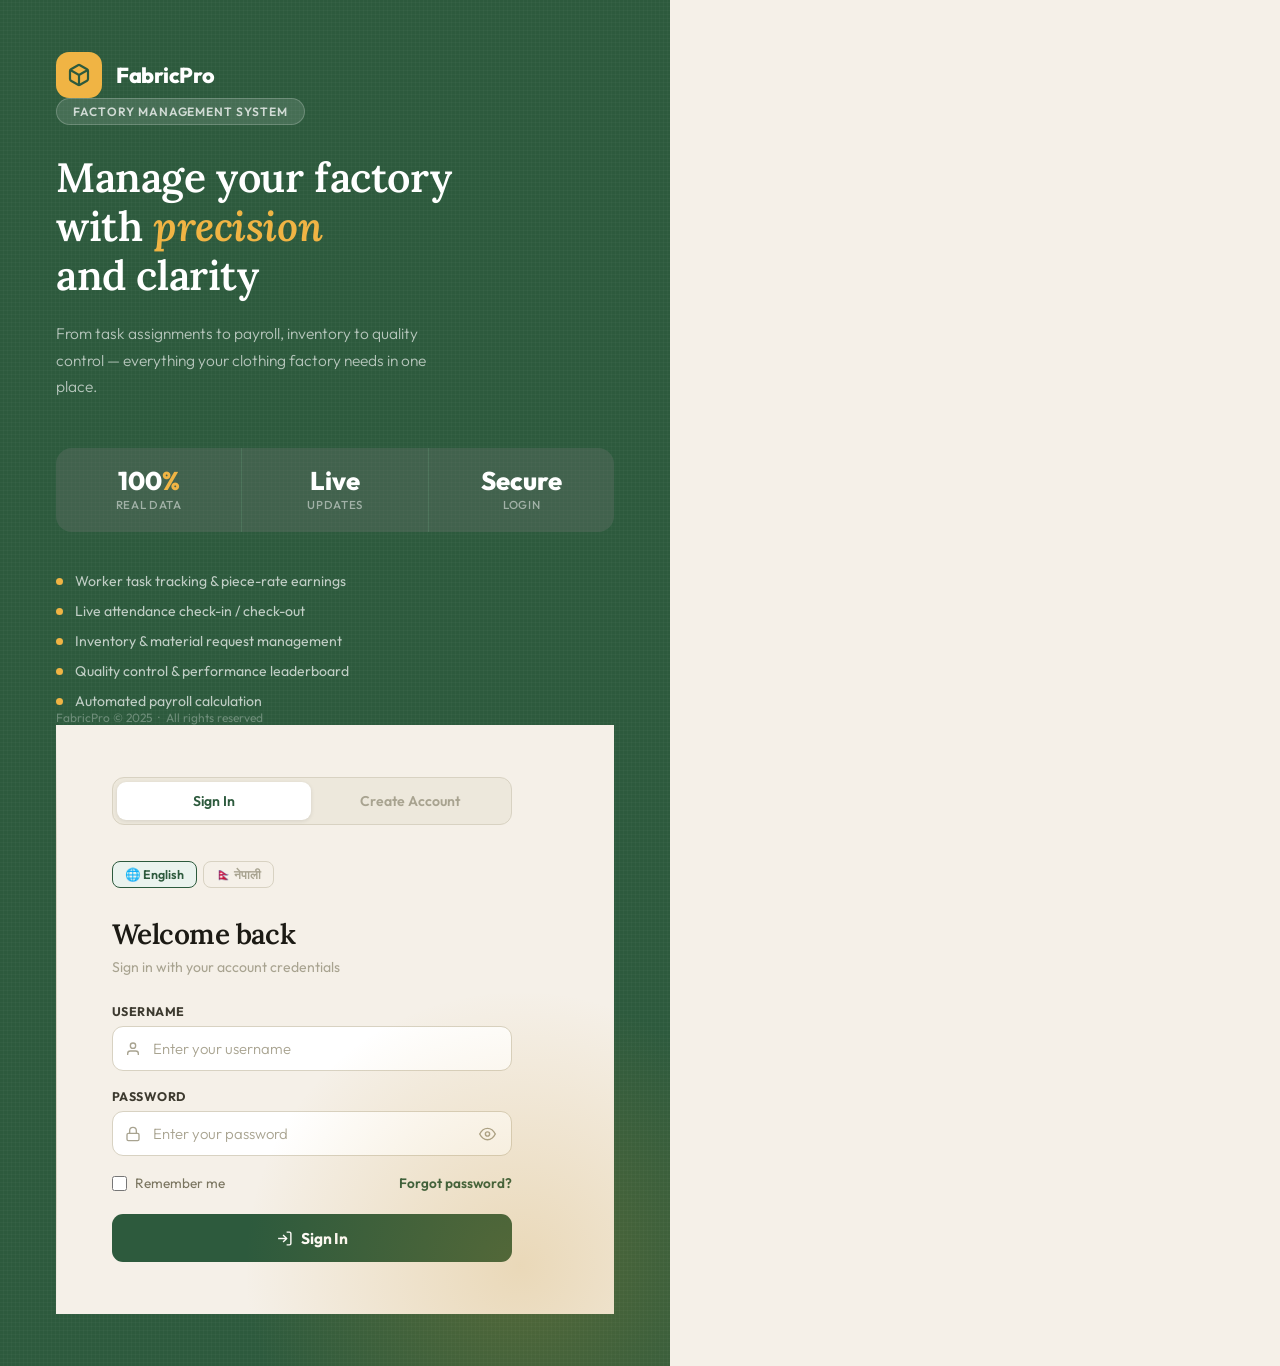
<file: Frontend/material-request.html>
<!DOCTYPE html>
<html lang="en">
<head>
  <meta charset="UTF-8"/>
  <meta name="viewport" content="width=device-width,initial-scale=1.0"/>
  <title>FabricPro — Material Request</title>
  <link rel="stylesheet" href="styles.css"/>
  <style>
    body { background:var(--bg); min-height:100vh; }
    .page-wrap { max-width:480px; margin:0 auto; padding:0 0 30px; }
    .top-bar { background:var(--surface); border-bottom:1px solid var(--border-light); padding:0 16px; height:60px; display:flex; align-items:center; gap:12px; position:sticky; top:0; z-index:100; box-shadow:var(--shadow-sm); }
    .back-btn { display:flex;align-items:center;justify-content:center;width:36px;height:36px;border-radius:10px;border:1.5px solid var(--border);cursor:pointer;background:none;transition:all .2s; }
    .back-btn:hover { background:var(--bg);border-color:var(--primary); }
    .back-btn svg { width:18px;height:18px; }
    .hero { background:linear-gradient(135deg,#EA580C,#F59E0B); padding:28px 20px; color:#fff; border-radius:0 0 24px 24px; margin-bottom:24px; text-align:center; }
    .hero svg { width:52px;height:52px;margin:0 auto 12px;opacity:.9; }
    .hero h2 { font-size:1.3rem;font-weight:800;margin-bottom:4px; }
    .hero p { font-size:.85rem;opacity:.8; }
    .content-pad { padding:0 16px; }
    .card-form { background:var(--surface);border:1px solid var(--border-light);border-radius:16px;padding:20px;margin-bottom:16px; }
    .material-grid { display:grid;grid-template-columns:1fr 1fr;gap:10px;margin-bottom:4px; }
    .material-btn { border:2px solid var(--border);border-radius:12px;padding:14px 10px;text-align:center;cursor:pointer;transition:all .2s;font-size:.8rem;font-weight:600;color:var(--text-secondary);background:var(--surface);display:flex;flex-direction:column;align-items:center;gap:6px; }
    .material-btn:hover,.material-btn.selected { border-color:var(--warning);color:#92400E;background:#FFFBEB; }
    .material-btn svg { width:24px;height:24px; }
    .urgency-grid { display:grid;grid-template-columns:1fr 1fr 1fr;gap:8px; }
    .urgency-btn { border:2px solid var(--border);border-radius:12px;padding:10px 6px;text-align:center;cursor:pointer;transition:all .2s;font-size:.78rem;font-weight:600;color:var(--text-secondary);background:var(--surface); }
    .urgency-btn.selected-normal { border-color:#059669;color:#059669;background:#ECFDF5; }
    .urgency-btn.selected-urgent { border-color:#F59E0B;color:#92400E;background:#FFFBEB; }
    .urgency-btn.selected-critical { border-color:#EF4444;color:#991B1B;background:#FEF2F2; }
    .qty-row { display:flex;align-items:center;gap:12px; }
    .qty-input { flex:1; }
    .recent-item { display:flex;align-items:center;justify-content:space-between;padding:12px;border-radius:12px;border:1px solid var(--border-light);background:var(--surface);margin-bottom:8px; }
    .submit-section { padding:0 16px; }
  </style>
</head>
<body>
  <div class="page-wrap">
    <div class="top-bar">
      <button class="back-btn" data-action="back">
        <svg viewBox="0 0 24 24" fill="none" stroke="currentColor" stroke-width="2"><polyline points="15 18 9 12 15 6"/></svg>
      </button>
      <h2 style="font-size:1rem;" data-i18n="materialRequest">Material Request</h2>
    </div>

    <div class="hero">
      <svg viewBox="0 0 24 24" fill="none" stroke="currentColor" stroke-width="2">
        <path d="M21 16V8a2 2 0 0 0-1-1.73l-7-4a2 2 0 0 0-2 0l-7 4A2 2 0 0 0 3 8v8a2 2 0 0 0 1 1.73l7 4a2 2 0 0 0 2 0l7-4A2 2 0 0 0 21 16z"/>
        <polyline points="3.27 6.96 12 12.01 20.73 6.96"/><line x1="12" y1="22.08" x2="12" y2="12"/>
      </svg>
      <h2 data-i18n="materialRequest">Material Request</h2>
      <p>Request materials you need for your work</p>
    </div>

    <form id="materialForm">
    <div class="content-pad">
      <!-- Material Type -->
      <div class="card-form">
        <label class="form-label" style="margin-bottom:12px;" data-i18n="materialType">Material Type</label>
        <div class="material-grid">
          <div class="material-btn selected" data-action="select-material" data-type="cloth">
            <svg viewBox="0 0 24 24" fill="none" stroke="currentColor" stroke-width="2"><path d="M3 12l2-2m0 0l7-7 7 7M5 10v10a1 1 0 001 1h3m10-11l2 2m-2-2v10a1 1 0 01-1 1h-3"/></svg>
            <span data-i18n="cloth">Cloth</span>
          </div>
          <div class="material-btn" data-action="select-material" data-type="thread">
            <svg viewBox="0 0 24 24" fill="none" stroke="currentColor" stroke-width="2"><circle cx="12" cy="12" r="10"/><path d="M12 8v4l3 3"/></svg>
            <span data-i18n="thread">Thread</span>
          </div>
          <div class="material-btn" data-action="select-material" data-type="buttons">
            <svg viewBox="0 0 24 24" fill="none" stroke="currentColor" stroke-width="2"><circle cx="12" cy="12" r="10"/><circle cx="12" cy="12" r="3"/></svg>
            <span data-i18n="buttons">Buttons</span>
          </div>
          <div class="material-btn" data-action="select-material" data-type="zipper">
            <svg viewBox="0 0 24 24" fill="none" stroke="currentColor" stroke-width="2"><line x1="12" y1="2" x2="12" y2="22"/><path d="M17 5H9.5a3.5 3.5 0 0 0 0 7h5"/></svg>
            <span data-i18n="zipper">Zipper</span>
          </div>
          <div class="material-btn" data-action="select-material" data-type="liner">
            <svg viewBox="0 0 24 24" fill="none" stroke="currentColor" stroke-width="2"><rect x="3" y="3" width="18" height="18" rx="2"/><path d="M3 9h18M9 21V9"/></svg>
            <span data-i18n="liner">Liner</span>
          </div>
          <div class="material-btn" data-action="select-material" data-type="other">
            <svg viewBox="0 0 24 24" fill="none" stroke="currentColor" stroke-width="2"><circle cx="12" cy="12" r="1"/><circle cx="19" cy="12" r="1"/><circle cx="5" cy="12" r="1"/></svg>
            <span data-i18n="otherMaterial">Other</span>
          </div>
        </div>
      </div>

      <!-- Quantity & Unit -->
      <div class="card-form">
        <div class="form-group">
          <label class="form-label" data-i18n="quantity">Quantity</label>
          <div class="qty-row">
            <input type="number" class="form-input qty-input" id="qty" value="5" min="1" placeholder="Amount"/>
            <select class="form-select" style="width:130px;" id="unitSel">
              <option value="meters" data-i18n="meters">Meters</option>
              <option value="pieces" data-i18n="pieces">Pieces</option>
              <option value="rolls" data-i18n="rolls">Rolls</option>
              <option value="kg">Kilograms</option>
            </select>
          </div>
        </div>
        <div class="form-group" id="colorGroup">
          <label class="form-label">Color / Specification</label>
          <input type="text" class="form-input" id="spec" placeholder="e.g. Navy Blue, 120cm width"/>
        </div>
        <div class="form-group" style="margin-bottom:0">
          <label class="form-label">Additional Notes</label>
          <textarea class="form-textarea" id="notes" style="min-height:70px;" placeholder="Any specific requirements..."></textarea>
        </div>
      </div>

      <!-- Urgency -->
      <div class="card-form">
        <label class="form-label" style="margin-bottom:10px;" data-i18n="urgency">Urgency Level</label>
        <div class="urgency-grid">
          <div class="urgency-btn selected-normal" data-action="select-urgency" data-urgency="normal">
            <div style="font-size:1.2rem;margin-bottom:4px;">🟢</div>
            <span data-i18n="normal">Normal</span>
          </div>
          <div class="urgency-btn" data-action="select-urgency" data-urgency="urgent">
            <div style="font-size:1.2rem;margin-bottom:4px;">🟡</div>
            <span data-i18n="urgent">Urgent</span>
          </div>
          <div class="urgency-btn" data-action="select-urgency" data-urgency="critical">
            <div style="font-size:1.2rem;margin-bottom:4px;">🔴</div>
            <span data-i18n="critical">Critical</span>
          </div>
        </div>
      </div>

      <!-- Recent Requests -->
      <h3 style="font-size:.9rem;font-weight:700;margin-bottom:10px;">Recent Requests</h3>
      <div id="recentRequestsList">
        <div class="recent-item">
          <div>
            <div style="font-size:.88rem;font-weight:600;">Loading recent requests...</div>
          </div>
        </div>
      </div>
    </div>

    <div class="submit-section" style="margin-top:20px;">
      <button class="btn btn-warning btn-w-full btn-lg" type="submit" style="background:linear-gradient(135deg,#EA580C,#F59E0B);">
        <svg viewBox="0 0 24 24" fill="none" stroke="currentColor" stroke-width="2"><path d="M22 2L11 13"/><path d="M22 2L15 22l-4-9-9-4 20-7z"/></svg>
        <span data-i18n="submitRequest">Submit Request</span>
      </button>
    </div>
    </form>
  </div>

  <script src="app.js"></script>
</body>
</html>
</file>
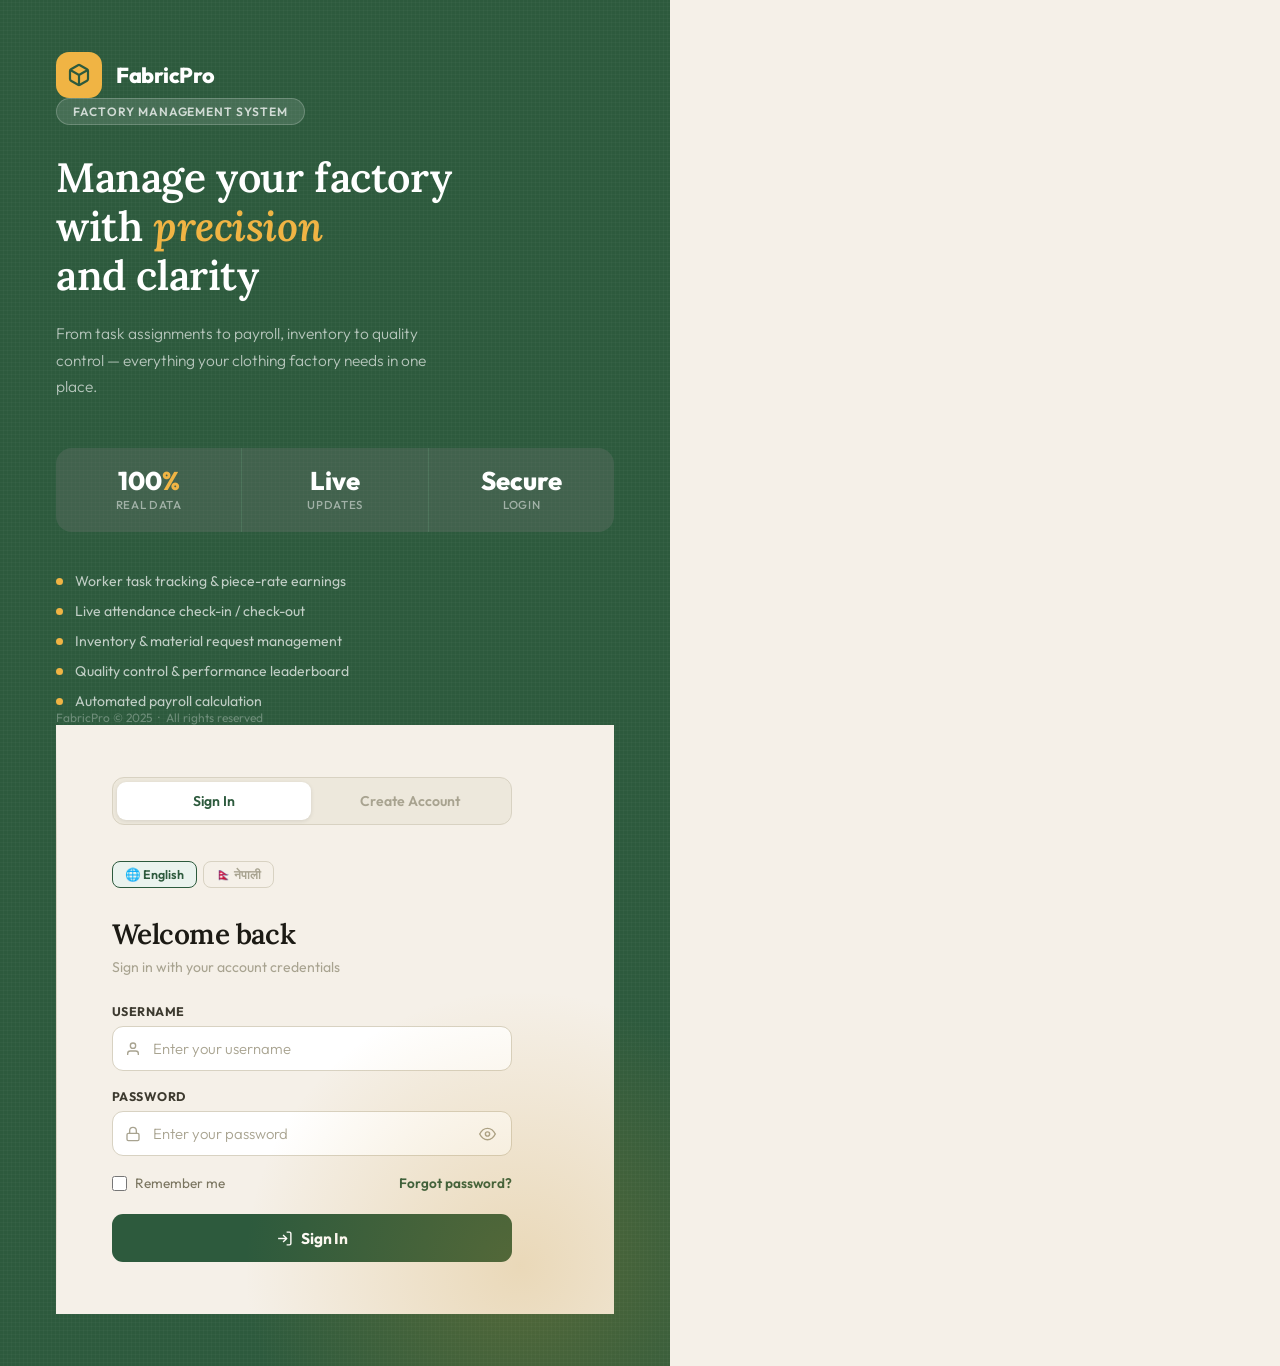
<file: Frontend/settings.html>
<!DOCTYPE html>
<html lang="en">
<head>
  <meta charset="UTF-8"/>
  <meta name="viewport" content="width=device-width,initial-scale=1.0"/>
  <title>FabricPro — Settings</title>
  <link rel="stylesheet" href="styles.css"/>
  <style>
    body { background:var(--bg); min-height:100vh; }
    .page-wrap { max-width:520px; margin:0 auto; padding:0 0 40px; }
    .top-bar { background:var(--surface); border-bottom:1px solid var(--border-light); padding:0 16px; height:60px; display:flex; align-items:center; gap:12px; position:sticky; top:0; z-index:100; box-shadow:var(--shadow-sm); }
    .back-btn { display:flex;align-items:center;justify-content:center;width:36px;height:36px;border-radius:10px;border:1.5px solid var(--border);cursor:pointer;background:none;transition:all .2s; }
    .back-btn:hover { background:var(--bg);border-color:var(--primary); }
    .back-btn svg { width:18px;height:18px; }
    .profile-hero { background:linear-gradient(135deg,#1D4ED8,#7C3AED); padding:28px 20px; color:#fff; margin-bottom:20px; }
    .profile-inner { display:flex;align-items:center;gap:16px; }
    .profile-avatar-btn { position:relative;cursor:pointer; }
    .profile-edit-badge { position:absolute;bottom:0;right:0;width:24px;height:24px;background:#fff;border-radius:50%;display:flex;align-items:center;justify-content:center;box-shadow:0 2px 6px rgba(0,0,0,.2); }
    .profile-edit-badge svg { width:13px;height:13px;color:var(--primary); }
    .profile-name { font-size:1.15rem;font-weight:800; }
    .profile-role { font-size:.82rem;opacity:.8; }
    .profile-stats { display:flex;gap:20px;margin-top:10px; }
    .profile-stats .stat { text-align:center; }
    .profile-stats .stat-v { font-size:1.1rem;font-weight:700; }
    .profile-stats .stat-l { font-size:.65rem;opacity:.7; }
    .content-pad { padding:0 16px; }
    .settings-section { background:var(--surface);border:1px solid var(--border-light);border-radius:16px;overflow:hidden;margin-bottom:16px; }
    .settings-section-header { padding:14px 16px;border-bottom:1px solid var(--border-light);display:flex;align-items:center;gap:8px; }
    .settings-section-header svg { width:18px;height:18px;color:var(--primary); }
    .settings-section-header h3 { font-size:.9rem;font-weight:700; }
    .settings-row { display:flex;align-items:center;justify-content:space-between;padding:14px 16px;border-bottom:1px solid var(--border-light);cursor:pointer;transition:background .2s; }
    .settings-row:last-child { border-bottom:none; }
    .settings-row:hover { background:var(--bg); }
    .settings-row-left { display:flex;align-items:center;gap:12px; }
    .settings-row-icon { width:36px;height:36px;border-radius:10px;display:flex;align-items:center;justify-content:center;flex-shrink:0; }
    .settings-row-icon svg { width:18px;height:18px; }
    .settings-row-info h4 { font-size:.9rem;font-weight:600; }
    .settings-row-info p { font-size:.78rem;color:var(--text-muted); }
    .settings-row-right { display:flex;align-items:center;gap:8px;color:var(--text-muted); }
    .settings-row-right svg { width:16px;height:16px; }
    .chevron { width:16px;height:16px;color:var(--text-muted); }
    .lang-pills { display:flex;gap:6px; }
    .lang-pill { padding:6px 14px;border-radius:99px;font-size:.8rem;font-weight:600;border:1.5px solid var(--border);background:var(--surface);cursor:pointer;transition:all .2s;color:var(--text-secondary); }
    .lang-pill.active { background:var(--primary);color:#fff;border-color:var(--primary); }
    .danger-section { background:var(--surface);border:1px solid #FECACA;border-radius:16px;overflow:hidden;margin-bottom:16px; }
    .danger-row { display:flex;align-items:center;gap:12px;padding:14px 16px;cursor:pointer;transition:background .2s; }
    .danger-row:hover { background:#FEF2F2; }
    .danger-row svg { width:20px;height:20px;color:#EF4444; }
    .danger-row span { font-size:.9rem;font-weight:600;color:#EF4444; }
    .version-text { text-align:center;font-size:.75rem;color:var(--text-muted);margin-top:8px; }
  </style>
</head>
<body>
  <div class="page-wrap">
    <div class="top-bar">
      <button class="back-btn" data-action="back">
        <svg viewBox="0 0 24 24" fill="none" stroke="currentColor" stroke-width="2"><polyline points="15 18 9 12 15 6"/></svg>
      </button>
      <h2 style="font-size:1rem;" data-i18n="settingsTitle">Settings</h2>
    </div>

    <!-- Profile Hero -->
    <div class="profile-hero">
      <div class="profile-inner">
        <div class="profile-avatar-btn">
          <div class="avatar-placeholder avatar-xl" id="settingsAvatar" style="background:rgba(255,255,255,.25);font-size:1.5rem;">RS</div>
          <div class="profile-edit-badge">
            <svg viewBox="0 0 24 24" fill="none" stroke="currentColor" stroke-width="2"><path d="M11 4H4a2 2 0 0 0-2 2v14a2 2 0 0 0 2 2h14a2 2 0 0 0 2-2v-7"/><path d="M18.5 2.5a2.121 2.121 0 0 1 3 3L12 15l-4 1 1-4 9.5-9.5z"/></svg>
          </div>
        </div>
        <div>
          <div class="profile-name" id="settingsName">Loading...</div>
          <div class="profile-role" id="settingsRole">Loading...</div>
          <div class="profile-stats">
            <div class="stat"><div class="stat-v" id="statWorkers">24</div><div class="stat-l">Workers</div></div>
            <div class="stat"><div class="stat-v" id="statOrders">7</div><div class="stat-l">Orders</div></div>
            <div class="stat"><div class="stat-v" id="statRevenue">Rs 84k</div><div class="stat-l">Revenue</div></div>
          </div>
        </div>
      </div>
    </div>

    <div class="content-pad">

      <!-- Language -->
      <div class="settings-section">
        <div class="settings-section-header">
          <svg viewBox="0 0 24 24" fill="none" stroke="currentColor" stroke-width="2"><circle cx="12" cy="12" r="10"/><path d="M2 12h20M12 2a15.3 15.3 0 0 1 4 10 15.3 15.3 0 0 1-4 10 15.3 15.3 0 0 1-4-10 15.3 15.3 0 0 1 4-10z"/></svg>
          <h3 data-i18n="languagePref">Language Preference</h3>
        </div>
        <div style="padding:14px 16px;">
          <p style="font-size:.82rem;color:var(--text-secondary);margin-bottom:12px;">Select your preferred language / भाषा छान्नुहोस्</p>
          <div class="lang-pills">
            <div class="lang-pill" data-lang="en">🌐 English</div>
            <div class="lang-pill" data-lang="ne">🇳🇵 नेपाली</div>
          </div>
        </div>
      </div>

      <!-- Profile Info -->
      <div class="settings-section">
        <div class="settings-section-header">
          <svg viewBox="0 0 24 24" fill="none" stroke="currentColor" stroke-width="2"><path d="M20 21v-2a4 4 0 0 0-4-4H8a4 4 0 0 0-4 4v2"/><circle cx="12" cy="7" r="4"/></svg>
          <h3 data-i18n="profileInfo">Profile Information</h3>
        </div>
        <form id="profileForm" style="padding:16px;">
          <div class="form-group">
            <label class="form-label" data-i18n="fullName">Full Name</label>
            <input type="text" class="form-input" id="pName"/>
          </div>
          <div class="form-group">
            <label class="form-label" data-i18n="email">Email</label>
            <input type="email" class="form-input" id="pEmail" placeholder="email@example.com"/>
          </div>
          <div class="form-group">
            <label class="form-label" data-i18n="phone">Phone</label>
            <input type="tel" class="form-input" id="pPhone" placeholder="+977-9800000000"/>
          </div>
          <div class="form-group" style="margin-bottom:0">
            <label class="form-label" data-i18n="role">Role</label>
            <input type="text" class="form-input" id="pRole" readonly style="background:var(--bg);color:var(--text-muted);"/>
          </div>
          <button type="submit" class="btn btn-primary btn-w-full" style="margin-top:16px;" id="updateProfileBtn">
            <svg viewBox="0 0 24 24" fill="none" stroke="currentColor" stroke-width="2"><polyline points="20 6 9 17 4 12"/></svg>
            <span data-i18n="updateProfile">Update Profile</span>
          </button>
        </form>
      </div>

      <!-- Change Password -->
      <div class="settings-section">
        <div class="settings-section-header">
          <svg viewBox="0 0 24 24" fill="none" stroke="currentColor" stroke-width="2"><rect x="3" y="11" width="18" height="11" rx="2"/><path d="M7 11V7a5 5 0 0 1 10 0v4"/></svg>
          <h3 data-i18n="changePassword">Change Password</h3>
        </div>
        <form id="passwordForm" style="padding:16px;">
          <div class="form-group">
            <label class="form-label" data-i18n="currentPass">Current Password</label>
            <input type="password" class="form-input" id="currentPass" placeholder="••••••••" required/>
          </div>
          <div class="form-group">
            <label class="form-label" data-i18n="newPass">New Password</label>
            <input type="password" class="form-input" id="newPass" placeholder="••••••••" required/>
          </div>
          <div class="form-group" style="margin-bottom:0">
            <label class="form-label" data-i18n="confirmPass">Confirm New Password</label>
            <input type="password" class="form-input" id="confPass" placeholder="••••••••" required/>
          </div>
          <button type="submit" class="btn btn-secondary btn-w-full" style="margin-top:16px;">
            <svg viewBox="0 0 24 24" fill="none" stroke="currentColor" stroke-width="2"><rect x="3" y="11" width="18" height="11" rx="2"/><path d="M7 11V7a5 5 0 0 1 10 0v4"/></svg>
            <span data-i18n="changePassword">Change Password</span>
          </button>
        </form>
      </div>

      <!-- App Info -->
      <div class="settings-section">
        <div class="settings-section-header">
          <svg viewBox="0 0 24 24" fill="none" stroke="currentColor" stroke-width="2"><circle cx="12" cy="12" r="10"/><line x1="12" y1="8" x2="12" y2="12"/><line x1="12" y1="16" x2="12.01" y2="16"/></svg>
          <h3>About App</h3>
        </div>
        <div class="settings-row" style="cursor:default;">
          <div class="settings-row-left">
            <div class="settings-row-icon" style="background:#EFF6FF"><svg viewBox="0 0 24 24" fill="none" stroke="#2563EB" stroke-width="2"><path d="M21 16V8a2 2 0 0 0-1-1.73l-7-4a2 2 0 0 0-2 0l-7 4A2 2 0 0 0 3 8v8a2 2 0 0 0 1 1.73l7 4a2 2 0 0 0 2 0l7-4A2 2 0 0 0 21 16z"/></svg></div>
            <div class="settings-row-info"><h4>FabricPro</h4><p>Clothing Factory Management</p></div>
          </div>
          <div class="settings-row-right"><span style="font-size:.8rem;font-weight:700;">v1.0.0</span></div>
        </div>
        <div class="settings-row" data-action="check-updates">
          <div class="settings-row-left">
            <div class="settings-row-icon" style="background:#ECFDF5"><svg viewBox="0 0 24 24" fill="none" stroke="#059669" stroke-width="2"><polyline points="9 11 12 14 22 4"/><path d="M21 12v7a2 2 0 0 1-2 2H5a2 2 0 0 1-2-2V5a2 2 0 0 1 2-2h11"/></svg></div>
            <div class="settings-row-info"><h4>Check for Updates</h4><p>You are on the latest version</p></div>
          </div>
          <svg class="chevron" viewBox="0 0 24 24" fill="none" stroke="currentColor" stroke-width="2"><polyline points="9 18 15 12 9 6"/></svg>
        </div>
      </div>

      <!-- Logout -->
      <div class="danger-section">
        <div class="danger-row" data-logout>
          <svg viewBox="0 0 24 24" fill="none" stroke="currentColor" stroke-width="2"><path d="M9 21H5a2 2 0 0 1-2-2V5a2 2 0 0 1 2-2h4"/><polyline points="16 17 21 12 16 7"/><line x1="21" y1="12" x2="9" y2="12"/></svg>
          <span data-i18n="logoutBtn">Logout</span>
        </div>
      </div>

      <p class="version-text">FabricPro Factory Management System · v1.0.0 · &copy; 2025</p>
    </div>
  </div>

  <script src="app.js"></script>
</body>
</html>
</file>
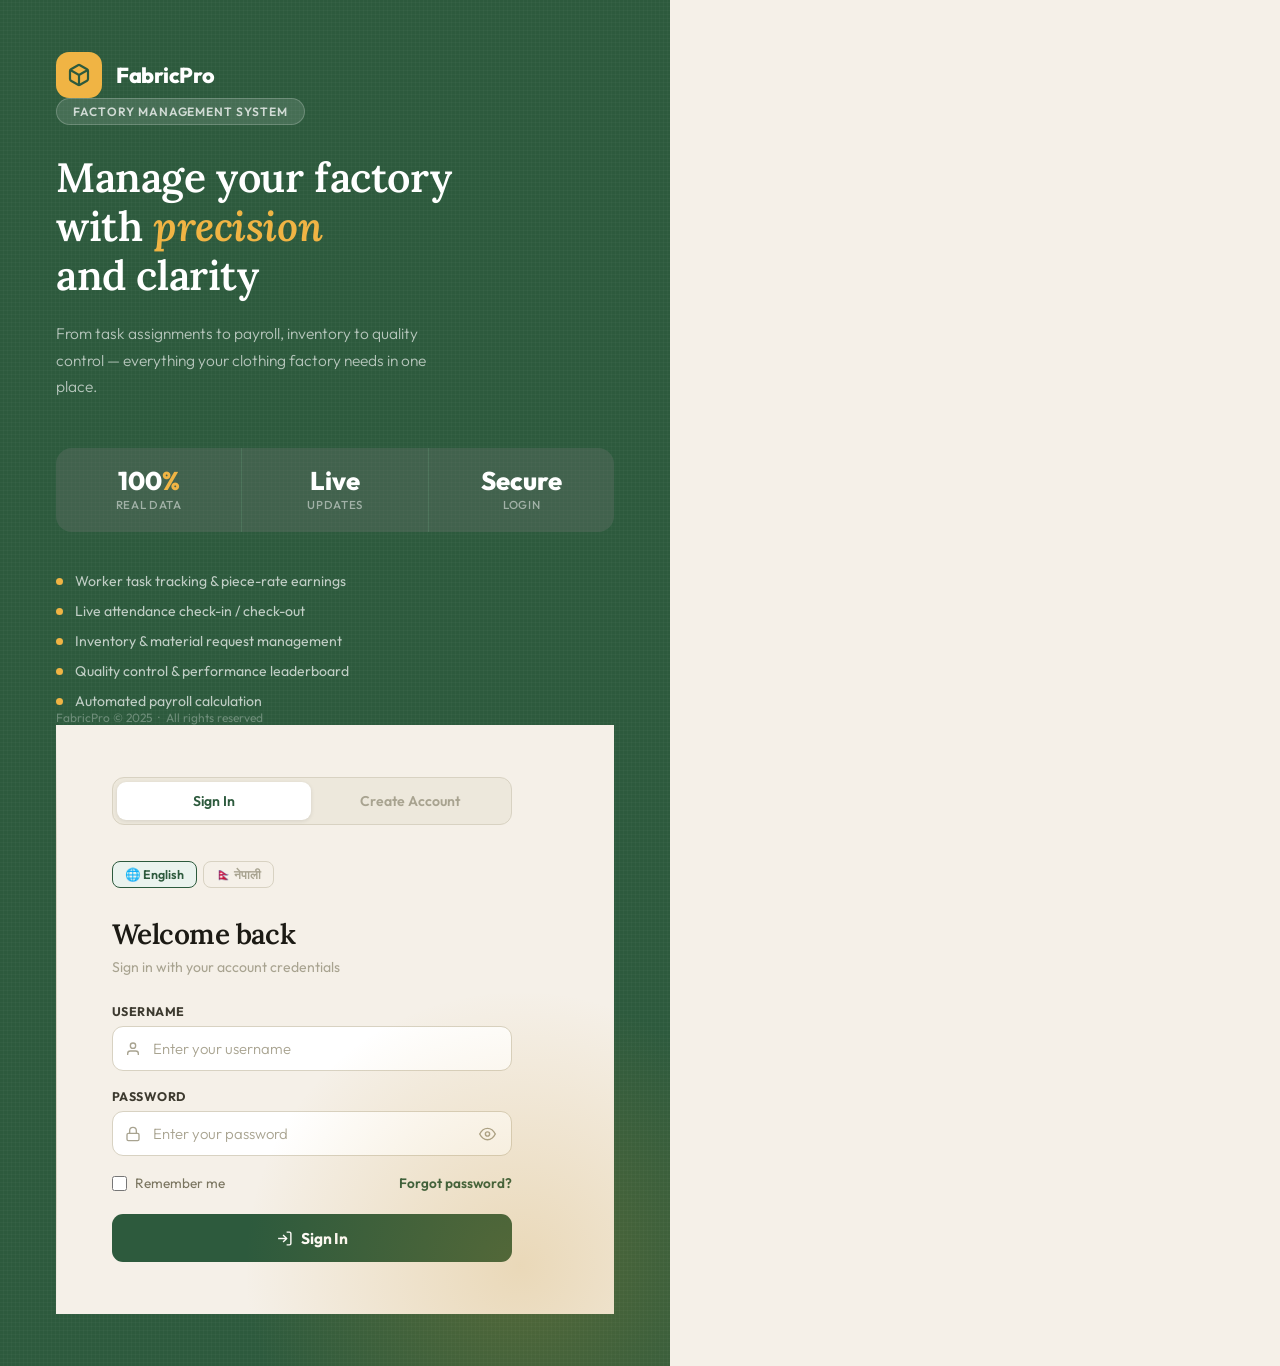
<file: Frontend/task-submission.html>
<!DOCTYPE html>
<html lang="en">
<head>
  <meta charset="UTF-8"/>
  <meta name="viewport" content="width=device-width,initial-scale=1.0"/>
  <title>FabricPro — Task Submission</title>
  <link rel="stylesheet" href="styles.css"/>
  <style>
    body { background:var(--bg); min-height:100vh; }
    .page-wrap { max-width:480px; margin:0 auto; padding:0 0 30px; }
    .top-bar { background:var(--surface); border-bottom:1px solid var(--border-light); padding:0 16px; height:60px; display:flex; align-items:center; gap:12px; position:sticky; top:0; z-index:100; box-shadow:var(--shadow-sm); }
    .back-btn { display:flex;align-items:center;justify-content:center;width:36px;height:36px;border-radius:10px;border:1.5px solid var(--border);background:none;cursor:pointer;transition:all .2s; }
    .back-btn:hover { background:var(--bg);border-color:var(--primary); }
    .back-btn svg { width:18px;height:18px;color:var(--text-primary); }
    .hero-task { background:linear-gradient(135deg,#1D4ED8,#059669); border-radius:0 0 24px 24px; padding:24px 20px; color:#fff; margin-bottom:20px; }
    .hero-task .task-label { font-size:.75rem;opacity:.75;margin-bottom:4px; }
    .hero-task .task-title { font-size:1.2rem;font-weight:800;margin-bottom:12px; }
    .task-meta-row { display:flex;gap:16px; }
    .task-meta-item { display:flex;align-items:center;gap:6px;font-size:.8rem;opacity:.85; }
    .task-meta-item svg { width:15px;height:15px; }
    .content-pad { padding:0 16px; }
    .detail-grid { display:grid;grid-template-columns:1fr 1fr;gap:12px;margin-bottom:16px; }
    .detail-box { background:var(--surface);border:1px solid var(--border-light);border-radius:12px;padding:14px; }
    .detail-box .label { font-size:.72rem;color:var(--text-muted);font-weight:600;text-transform:uppercase;letter-spacing:.05em;margin-bottom:4px; }
    .detail-box .value { font-size:.95rem;font-weight:700;color:var(--text-primary); }
    .upload-zone { border:2px dashed var(--border);border-radius:16px;padding:32px 20px;text-align:center;cursor:pointer;transition:all .2s;color:var(--text-muted);background:var(--surface); }
    .upload-zone:hover { border-color:var(--primary);background:var(--primary-light);color:var(--primary); }
    .upload-zone svg { width:40px;height:40px;margin:0 auto 10px; }
    .upload-zone h4 { font-size:.9rem;font-weight:600;margin-bottom:4px; }
    .upload-zone p { font-size:.78rem; }
    .uploaded-preview { display:none;border-radius:12px;overflow:hidden;border:1px solid var(--border);position:relative;margin-top:12px; }
    .uploaded-preview img { width:100%;height:160px;object-fit:cover; }
    .uploaded-preview .remove-img { position:absolute;top:8px;right:8px;background:rgba(0,0,0,.5);color:#fff;border-radius:50%;width:28px;height:28px;display:flex;align-items:center;justify-content:center;cursor:pointer;border:none; }
    .piece-counter { background:var(--surface);border:1px solid var(--border-light);border-radius:16px;padding:16px;margin-bottom:16px; }
    .piece-counter h4 { font-size:.85rem;font-weight:600;color:var(--text-secondary);margin-bottom:12px; }
    .counter-controls { display:flex;align-items:center;gap:16px; }
    .counter-btn { width:44px;height:44px;border-radius:12px;border:2px solid var(--border);background:none;font-size:1.5rem;cursor:pointer;display:flex;align-items:center;justify-content:center;transition:all .2s; }
    .counter-btn:hover { border-color:var(--primary);color:var(--primary); }
    .counter-value { font-size:2rem;font-weight:800;flex:1;text-align:center;color:var(--text-primary); }
    .counter-max { font-size:.78rem;color:var(--text-muted);text-align:center;margin-top:6px; }
    .submit-section { padding:16px; }
  </style>
</head>
<body>
  <div class="page-wrap">
    <!-- Top Bar -->
    <div class="top-bar">
      <button class="back-btn" data-action="back">
        <svg viewBox="0 0 24 24" fill="none" stroke="currentColor" stroke-width="2"><polyline points="15 18 9 12 15 6"/></svg>
      </button>
      <h2 style="font-size:1rem;" data-i18n="taskSubmission">Task Submission</h2>
    </div>

    <form id="taskForm">
    <!-- Hero Task Info -->
    <div class="hero-task">
      <div class="task-label">Current Task</div>
      <div class="task-title">Loading...</div>
      <div class="task-meta-row">
        <div class="task-meta-item"><svg viewBox="0 0 24 24" fill="none" stroke="currentColor" stroke-width="2"><rect x="3" y="4" width="18" height="18" rx="2"/><line x1="16" y1="2" x2="16" y2="6"/><line x1="8" y1="2" x2="8" y2="6"/><line x1="3" y1="10" x2="21" y2="10"/></svg>Due: Loading...</div>
      </div>
    </div>

    <div class="content-pad">
      <!-- Task Details -->
      <h3 class="section-title" style="margin-bottom:12px;">
        <svg viewBox="0 0 24 24" fill="none" stroke="currentColor" stroke-width="2" width="18" height="18" style="color:var(--primary)"><circle cx="12" cy="12" r="10"/><line x1="12" y1="8" x2="12" y2="12"/><line x1="12" y1="16" x2="12.01" y2="16"/></svg>
        <span data-i18n="taskDetails">Task Details</span>
      </h3>
      <div class="detail-grid">
        <div class="detail-box"><div class="label">Target Pieces</div><div class="value" id="targetCount">0</div></div>
        <div class="detail-box"><div class="label">Completed</div><div class="value" id="doneCount">0</div></div>
        <div class="detail-box"><div class="label">Rate / Piece</div><div class="value" id="pieceRate">Rs 25</div></div>
        <div class="detail-box"><div class="label">Est. Earnings</div><div class="value" id="earnAmt">Rs 0</div></div>
      </div>

      <!-- Progress -->
      <div style="background:var(--surface);border:1px solid var(--border-light);border-radius:16px;padding:16px;margin-bottom:16px;">
        <div style="display:flex;justify-content:space-between;font-size:.85rem;margin-bottom:8px;"><span style="font-weight:600;">Progress</span><span id="progressPct" style="font-weight:700;color:var(--primary);">0%</span></div>
        <div class="progress-bar" style="height:10px;"><div class="progress-bar-fill blue" id="progressBar" style="width:0%"></div></div>
      </div>

      <!-- Piece Counter -->
      <div class="piece-counter">
        <h4>Pieces to Submit Now</h4>
        <div class="counter-controls">
          <button class="counter-btn" data-action="decrement-pieces">−</button>
          <div class="counter-value" id="submitCount">1</div>
          <input type="hidden" id="piecesDone" value="1"/>
          <button class="counter-btn" data-action="increment-pieces">+</button>
        </div>
      </div>

      <!-- Notes -->
      <div class="form-group" style="margin-top:16px;">
        <label class="form-label">Additional Notes</label>
        <textarea class="form-textarea" id="taskNotes" placeholder="Optional notes..."></textarea>
      </div>

      <!-- Upload Proof -->
      <h3 class="section-title" style="margin-bottom:12px; margin-top:24px;">
        <svg viewBox="0 0 24 24" fill="none" stroke="currentColor" stroke-width="2" width="18" height="18" style="color:var(--primary)"><path d="M21 15v4a2 2 0 0 1-2 2H5a2 2 0 0 1-2-2v-4"/><polyline points="17 8 12 3 7 8"/><line x1="12" y1="3" x2="12" y2="15"/></svg>
        <span data-i18n="uploadProof">Upload Image Proof</span>
      </h3>
      <div class="upload-zone" id="uploadZone" data-action="trigger-upload">
        <svg viewBox="0 0 24 24" fill="none" stroke="currentColor" stroke-width="2"><path d="M21 15v4a2 2 0 0 1-2 2H5a2 2 0 0 1-2-2v-4"/><polyline points="17 8 12 3 7 8"/><line x1="12" y1="3" x2="12" y2="15"/></svg>
        <h4 data-i18n="uploadProof">Upload Image Proof</h4>
        <p data-i18n="uploadHint">Click to upload (optional)</p>
        <input type="file" id="fileInput" accept="image/*" style="display:none" data-action="preview-image"/>
      </div>
      <div class="uploaded-preview" id="previewBox">
        <img id="previewImg" src="" alt="Preview"/>
        <button class="remove-img" data-action="remove-image">✕</button>
      </div>
    </div>

    <!-- Submit -->
    <div class="submit-section">
      <button class="btn btn-success btn-w-full btn-lg" id="submitBtn" type="submit">
        <svg viewBox="0 0 24 24" fill="none" stroke="currentColor" stroke-width="2"><polyline points="9 11 12 14 22 4"/><path d="M21 12v7a2 2 0 0 1-2 2H5a2 2 0 0 1-2-2V5a2 2 0 0 1 2-2h11"/></svg>
        <span data-i18n="submitWork">Submit Completed Work</span>
      </button>
    </div>
    </form>
  </div>

  <script src="app.js"></script>
</body>
</html>
</file>
<file: Frontend/styles.css>
/* =============================================
   FABRICPRO — Premium Design System v2
   ============================================= */

@import url('https://fonts.googleapis.com/css2?family=Inter:wght@300;400;500;600;700;800;900&family=Plus+Jakarta+Sans:wght@400;500;600;700;800&display=swap');

/* ── CSS Variables ── */
:root {
  /* Brand */
  --primary:        #4F46E5;
  --primary-light:  #EEF2FF;
  --primary-dark:   #3730A3;
  --primary-glow:   rgba(79,70,229,.25);
  --accent:         #06B6D4;
  --accent-2:       #8B5CF6;
  --success:        #10B981;
  --warning:        #F59E0B;
  --danger:         #EF4444;
  --info:           #6366F1;

  /* Surfaces */
  --bg:             #F1F5FB;
  --surface:        #FFFFFF;
  --surface-2:      #F8FAFC;
  --surface-3:      #F0F4FF;
  --glass:          rgba(255,255,255,0.7);
  --glass-border:   rgba(255,255,255,0.5);
  --border:         #E2E8F0;
  --border-light:   #F1F5F9;

  /* Text */
  --text-primary:   #0F172A;
  --text-secondary: #475569;
  --text-muted:     #94A3B8;
  --text-on-primary:#FFFFFF;

  /* Layout */
  --sidebar-w:      270px;
  --nav-h:          68px;
  --mobile-nav-h:   70px;

  /* Radius */
  --radius-sm:      8px;
  --radius:         12px;
  --radius-lg:      18px;
  --radius-xl:      24px;
  --radius-2xl:     32px;
  --radius-full:    9999px;

  /* Shadows */
  --shadow-sm:   0 1px 3px rgba(15,23,42,.06), 0 1px 2px rgba(15,23,42,.04);
  --shadow:      0 4px 20px rgba(15,23,42,.08), 0 1px 3px rgba(15,23,42,.04);
  --shadow-lg:   0 20px 60px rgba(15,23,42,.15), 0 4px 16px rgba(15,23,42,.06);
  --shadow-card: 0 2px 12px rgba(79,70,229,.08);
  --shadow-glow: 0 8px 32px rgba(79,70,229,.25);

  /* Animation */
  --transition:      .2s cubic-bezier(.4,0,.2,1);
  --transition-slow: .4s cubic-bezier(.4,0,.2,1);
  --spring:          .35s cubic-bezier(.34,1.56,.64,1);

  --font:   'Plus Jakarta Sans', 'Inter', sans-serif;
}

/* ── Reset & Base ── */
*, *::before, *::after { box-sizing: border-box; margin: 0; padding: 0; }
html { scroll-behavior: smooth; }
body {
  font-family: var(--font);
  background: var(--bg);
  color: var(--text-primary);
  line-height: 1.6;
  -webkit-font-smoothing: antialiased;
  -moz-osx-font-smoothing: grayscale;
  min-height: 100vh;
}
img { display: block; max-width: 100%; }
a { text-decoration: none; color: inherit; }
ul, ol { list-style: none; }
button { cursor: pointer; border: none; background: none; font-family: inherit; }
input, select, textarea { font-family: inherit; }

/* ── Typography ── */
h1 { font-size: clamp(1.5rem, 3vw, 2.1rem); font-weight: 800; letter-spacing: -.02em; }
h2 { font-size: clamp(1.15rem, 2.5vw, 1.5rem); font-weight: 700; letter-spacing: -.01em; }
h3 { font-size: 1.05rem; font-weight: 700; }
h4 { font-size: .95rem; font-weight: 600; }
p  { font-size: .938rem; }
small { font-size: .8rem; }

/* ── Utility ── */
.hidden { display: none !important; }
.text-center { text-align: center; }
.text-muted { color: var(--text-muted); }
.text-secondary { color: var(--text-secondary); }
.text-success { color: var(--success); }
.text-warning { color: var(--warning); }
.text-danger  { color: var(--danger); }
.text-primary { color: var(--primary); }
.flex { display: flex; }
.flex-col { flex-direction: column; }
.items-center { align-items: center; }
.justify-between { justify-content: space-between; }
.gap-1 { gap: 8px; }
.gap-2 { gap: 12px; }
.gap-3 { gap: 16px; }
.gap-4 { gap: 24px; }
.w-full { width: 100%; }
.mt-1 { margin-top: 8px; }
.mt-2 { margin-top: 12px; }
.mt-3 { margin-top: 16px; }
.mt-4 { margin-top: 24px; }
.mb-1 { margin-bottom: 8px; }
.mb-2 { margin-bottom: 12px; }
.mb-3 { margin-bottom: 16px; }
.fw-600 { font-weight: 600; }
.fw-700 { font-weight: 700; }

/* ── Buttons ── */
.btn {
  display: inline-flex;
  align-items: center;
  justify-content: center;
  gap: 8px;
  padding: 11px 22px;
  border-radius: var(--radius-full);
  font-size: .9rem;
  font-weight: 600;
  transition: all var(--transition);
  white-space: nowrap;
  user-select: none;
  letter-spacing: -.01em;
}
.btn svg { width: 17px; height: 17px; flex-shrink: 0; }
.btn-primary {
  background: linear-gradient(135deg, var(--primary), var(--accent-2));
  color: #fff;
  box-shadow: 0 4px 16px rgba(79,70,229,.35);
}
.btn-primary:hover { transform: translateY(-2px); box-shadow: 0 8px 24px rgba(79,70,229,.45); }
.btn-primary:active { transform: translateY(0); }
.btn-secondary {
  background: var(--surface);
  color: var(--text-secondary);
  border: 1.5px solid var(--border);
  box-shadow: var(--shadow-sm);
}
.btn-secondary:hover { border-color: var(--primary); color: var(--primary); background: var(--primary-light); transform: translateY(-1px); }
.btn-success {
  background: linear-gradient(135deg, var(--success), #059669);
  color: #fff;
  box-shadow: 0 4px 14px rgba(16,185,129,.35);
}
.btn-success:hover { transform: translateY(-2px); box-shadow: 0 8px 20px rgba(16,185,129,.45); }
.btn-warning {
  background: linear-gradient(135deg, var(--warning), #D97706);
  color: #fff;
  box-shadow: 0 4px 14px rgba(245,158,11,.3);
}
.btn-warning:hover { transform: translateY(-2px); }
.btn-danger {
  background: linear-gradient(135deg, var(--danger), #DC2626);
  color: #fff;
  box-shadow: 0 4px 12px rgba(239,68,68,.3);
}
.btn-danger:hover { transform: translateY(-1px); }
.btn-ghost {
  background: transparent;
  color: var(--text-secondary);
  padding: 8px 14px;
}
.btn-ghost:hover { background: var(--border-light); color: var(--text-primary); border-radius: var(--radius); }
.btn-lg { padding: 14px 28px; font-size: 1rem; }
.btn-sm { padding: 7px 16px; font-size: .8125rem; }
.btn-icon {
  width: 40px; height: 40px;
  border-radius: var(--radius);
  display: inline-flex; align-items: center; justify-content: center;
  padding: 0; flex-shrink: 0;
  transition: all var(--transition);
}
.btn-icon svg { width: 19px; height: 19px; }
.btn-icon.btn-ghost:hover { background: var(--border-light); transform: scale(1.05); }
.btn-w-full { width: 100%; justify-content: center; }

/* ── Cards ── */
.card {
  background: var(--surface);
  border-radius: var(--radius-lg);
  box-shadow: var(--shadow-sm);
  border: 1px solid var(--border-light);
  padding: 20px;
  transition: box-shadow var(--transition), transform var(--transition);
}
.card:hover { box-shadow: var(--shadow); }
.card-header {
  display: flex;
  align-items: center;
  justify-content: space-between;
  margin-bottom: 18px;
  padding-bottom: 14px;
  border-bottom: 1px solid var(--border-light);
}
.card-title {
  font-size: .98rem;
  font-weight: 700;
  color: var(--text-primary);
  display: flex;
  align-items: center;
  gap: 8px;
}
.card-title svg { color: var(--primary); width: 19px; height: 19px; }

/* ── Stat Cards ── */
.stat-card {
  background: var(--surface);
  border-radius: var(--radius-lg);
  padding: 20px;
  border: 1px solid var(--border-light);
  box-shadow: var(--shadow-sm);
  display: flex;
  align-items: center;
  gap: 16px;
  transition: all var(--transition);
  cursor: default;
  position: relative;
  overflow: hidden;
}
.stat-card::before {
  content: '';
  position: absolute;
  top: 0; left: 0; right: 0;
  height: 3px;
  background: linear-gradient(90deg, var(--primary), var(--accent));
  opacity: 0;
  transition: opacity var(--transition);
}
.stat-card:hover { box-shadow: var(--shadow); transform: translateY(-3px); }
.stat-card:hover::before { opacity: 1; }
.stat-icon {
  width: 54px; height: 54px;
  border-radius: var(--radius);
  display: flex; align-items: center; justify-content: center;
  flex-shrink: 0;
}
.stat-icon svg { width: 26px; height: 26px; }
.stat-icon.blue   { background: linear-gradient(135deg, #EEF2FF, #E0E7FF); color: var(--primary); }
.stat-icon.green  { background: linear-gradient(135deg, #ECFDF5, #D1FAE5); color: var(--success); }
.stat-icon.amber  { background: linear-gradient(135deg, #FFFBEB, #FEF3C7); color: var(--warning); }
.stat-icon.indigo { background: linear-gradient(135deg, #EEF2FF, #E0E7FF); color: var(--info); }
.stat-icon.cyan   { background: linear-gradient(135deg, #ECFEFF, #CFFAFE); color: var(--accent); }
.stat-icon.rose   { background: linear-gradient(135deg, #FFF1F2, #FFE4E6); color: #E11D48; }
.stat-info h4 { font-size: .78rem; color: var(--text-muted); font-weight: 600; text-transform: uppercase; letter-spacing: .05em; margin-bottom: 4px; }
.stat-info .stat-value {
  font-size: 1.7rem;
  font-weight: 800;
  color: var(--text-primary);
  line-height: 1.1;
  letter-spacing: -.03em;
}
.stat-info .stat-sub {
  font-size: .73rem;
  color: var(--text-muted);
  margin-top: 3px;
}

/* ── Badges / Status Pills ── */
.badge {
  display: inline-flex;
  align-items: center;
  gap: 4px;
  padding: 3px 10px;
  border-radius: var(--radius-full);
  font-size: .72rem;
  font-weight: 700;
  letter-spacing: .02em;
}
.badge-success  { background:#ECFDF5; color:#059669; }
.badge-warning  { background:#FFFBEB; color:#D97706; }
.badge-danger   { background:#FEF2F2; color:#DC2626; }
.badge-primary  { background:#EEF2FF; color:var(--primary); }
.badge-info     { background:#EEF2FF; color:var(--info); }
.badge-gray     { background:var(--border-light); color:var(--text-secondary); }

/* ── Forms ── */
.form-group { margin-bottom: 18px; }
.form-label {
  display: block;
  font-size: .82rem;
  font-weight: 600;
  color: var(--text-secondary);
  margin-bottom: 7px;
  letter-spacing: .01em;
}
.form-label svg { display:inline; width:14px; height:14px; vertical-align:middle; margin-right:5px; }
.form-input, .form-select, .form-textarea {
  width: 100%;
  padding: 12px 16px;
  border: 1.5px solid var(--border);
  border-radius: var(--radius);
  font-size: .92rem;
  color: var(--text-primary);
  background: var(--surface);
  transition: all var(--transition);
  outline: none;
}
.form-input:focus, .form-select:focus, .form-textarea:focus {
  border-color: var(--primary);
  box-shadow: 0 0 0 4px rgba(79,70,229,.12);
  background: var(--surface);
}
.form-input:hover:not(:focus), .form-select:hover:not(:focus) {
  border-color: #C7D2FE;
}
.form-input::placeholder { color: var(--text-muted); }
.form-select { appearance:none; background-image:url("data:image/svg+xml,%3Csvg xmlns='http://www.w3.org/2000/svg' viewBox='0 0 24 24' fill='none' stroke='%2394A3B8' stroke-width='2'%3E%3Cpath d='m6 9 6 6 6-6'/%3E%3C/svg%3E"); background-repeat:no-repeat; background-position:right 12px center; background-size:18px; padding-right:40px; }
.form-textarea { resize:vertical; min-height:100px; }
.input-icon-wrap { position:relative; }
.input-icon-wrap svg { position:absolute; left:14px; top:50%; transform:translateY(-50%); width:17px; height:17px; color:var(--text-muted); pointer-events:none; }
.input-icon-wrap .form-input { padding-left:44px; }
.form-hint { font-size:.75rem; color:var(--text-muted); margin-top:5px; }

/* ── Toggle / Switch ── */
.toggle-wrap { display:flex; align-items:center; gap:10px; }
.toggle-input { display:none; }
.toggle-track {
  width:50px; height:28px;
  background:var(--border);
  border-radius:var(--radius-full);
  position:relative;
  cursor:pointer;
  transition:background var(--transition);
}
.toggle-input:checked + .toggle-track { background:linear-gradient(135deg, var(--primary), var(--accent-2)); }
.toggle-track::after {
  content:''; position:absolute;
  width:22px; height:22px;
  background:#fff;
  border-radius:50%;
  top:3px; left:3px;
  transition:transform var(--spring);
  box-shadow:0 2px 6px rgba(0,0,0,.2);
}
.toggle-input:checked + .toggle-track::after { transform:translateX(22px); }

/* ── Progress Bar ── */
.progress-bar {
  width:100%; height:8px;
  background:var(--border-light);
  border-radius:var(--radius-full);
  overflow:hidden;
}
.progress-bar-fill {
  height:100%;
  border-radius:var(--radius-full);
  transition:width var(--transition-slow);
}
.progress-bar-fill.blue   { background:linear-gradient(90deg,var(--primary),var(--accent)); }
.progress-bar-fill.green  { background:linear-gradient(90deg,var(--success),#34D399); }
.progress-bar-fill.amber  { background:linear-gradient(90deg,var(--warning),#FCD34D); }

/* ── Avatar ── */
.avatar { border-radius:50%; object-fit:cover; flex-shrink:0; }
.avatar-placeholder {
  display:flex; align-items:center; justify-content:center;
  border-radius:50%;
  font-weight:700;
  color:#fff;
  flex-shrink:0;
  font-size:.85rem;
}
.avatar-sm { width:34px; height:34px; font-size:.72rem; }
.avatar-md { width:42px; height:42px; }
.avatar-lg { width:50px; height:50px; font-size:1rem; }
.avatar-xl { width:68px; height:68px; font-size:1.3rem; }

/* ── List Item ── */
.list-item {
  display:flex; align-items:center; gap:12px;
  padding:12px 0;
  border-bottom:1px solid var(--border-light);
  transition:all var(--transition);
}
.list-item:last-child { border-bottom:none; }
.list-item:hover { background:var(--surface-3); border-radius:var(--radius); padding:12px 10px; margin:0 -10px; }
.list-item-info { flex:1; min-width:0; }
.list-item-info h4 { font-size:.88rem; font-weight:600; white-space:nowrap; overflow:hidden; text-overflow:ellipsis; }
.list-item-info p  { font-size:.78rem; color:var(--text-secondary); }

/* ── Notification Item ── */
.notif-item {
  display:flex; align-items:flex-start; gap:12px;
  padding:14px;
  border-radius:var(--radius);
  border:1px solid var(--border-light);
  background:var(--surface);
  margin-bottom:10px;
  transition:all var(--transition);
}
.notif-item:hover { box-shadow:var(--shadow-sm); border-color:#C7D2FE; transform:translateX(2px); }
.notif-dot { width:10px; height:10px; border-radius:50%; margin-top:5px; flex-shrink:0; }
.notif-dot.blue  { background:var(--primary); }
.notif-dot.green { background:var(--success); }
.notif-dot.amber { background:var(--warning); }
.notif-dot.red   { background:var(--danger); }

/* ── Modal ── */
.modal-overlay {
  position:fixed; inset:0;
  background:rgba(15,23,42,.5);
  backdrop-filter:blur(8px);
  display:flex; align-items:center; justify-content:center;
  z-index:1000;
  opacity:0; pointer-events:none;
  transition:opacity var(--transition);
}
.modal-overlay.open { opacity:1; pointer-events:all; }
.modal {
  background:var(--surface);
  border-radius:var(--radius-xl);
  padding:28px;
  width:90%; max-width:480px;
  box-shadow:var(--shadow-lg);
  transform:translateY(30px) scale(.95);
  transition:transform var(--spring);
  border:1px solid var(--border-light);
}
.modal-overlay.open .modal { transform:translateY(0) scale(1); }
.modal-header { display:flex; align-items:center; justify-content:space-between; margin-bottom:22px; }
.modal-header h3 { font-size:1.05rem; font-weight:700; }

/* ── Tables ── */
.table-wrap { overflow-x:auto; border-radius:var(--radius); }
table { width:100%; border-collapse:collapse; }
th {
  background:var(--surface-3);
  padding:11px 14px;
  font-size:.75rem;
  font-weight:700;
  color:var(--text-muted);
  text-align:left;
  white-space:nowrap;
  text-transform:uppercase;
  letter-spacing:.05em;
}
th:first-child { border-radius:var(--radius) 0 0 0; }
th:last-child  { border-radius:0 var(--radius) 0 0; }
td { padding:13px 14px; font-size:.88rem; border-bottom:1px solid var(--border-light); vertical-align:middle; }
tr:last-child td { border-bottom:none; }
tr { transition:background var(--transition); }
tr:hover td { background:var(--surface-3); }

/* ── Sidebar (Desktop) ── */
.sidebar {
  position:fixed;
  left:0; top:0; bottom:0;
  width:var(--sidebar-w);
  background:var(--surface);
  border-right:1px solid var(--border-light);
  display:flex;
  flex-direction:column;
  z-index:200;
  transition:transform var(--transition-slow);
  box-shadow:4px 0 24px rgba(15,23,42,.04);
}
.sidebar-logo {
  display:flex; align-items:center; gap:12px;
  padding:22px 20px 18px;
  border-bottom:1px solid var(--border-light);
}
.sidebar-logo-icon {
  width:42px; height:42px;
  background:linear-gradient(135deg, var(--primary), var(--accent-2));
  border-radius:var(--radius);
  display:flex; align-items:center; justify-content:center;
  box-shadow:0 4px 12px var(--primary-glow);
}
.sidebar-logo-icon svg { color:#fff; width:22px; height:22px; }
.sidebar-logo-text { font-size:.95rem; font-weight:800; color:var(--text-primary); line-height:1.2; letter-spacing:-.01em; }
.sidebar-logo-text span { display:block; font-size:.7rem; font-weight:500; color:var(--text-muted); margin-top:1px; }
.sidebar-nav { flex:1; overflow-y:auto; padding:14px 10px; }
.nav-section-title {
  font-size:.65rem;
  font-weight:800;
  text-transform:uppercase;
  letter-spacing:.1em;
  color:var(--text-muted);
  padding:12px 10px 6px;
}
.nav-item {
  display:flex; align-items:center; gap:10px;
  padding:10px 12px;
  border-radius:var(--radius);
  color:var(--text-secondary);
  font-size:.875rem;
  font-weight:600;
  cursor:pointer;
  transition:all var(--transition);
  margin-bottom:2px;
  user-select:none;
}
.nav-item svg { width:19px; height:19px; flex-shrink:0; }
.nav-item:hover { background:var(--primary-light); color:var(--primary); transform:translateX(2px); }
.nav-item.active {
  background:linear-gradient(135deg, var(--primary), var(--accent-2));
  color:#fff;
  box-shadow:0 4px 16px var(--primary-glow);
}
.nav-item .badge-count {
  margin-left:auto;
  background:rgba(79,70,229,.15);
  color:var(--primary);
  font-size:.68rem;
  padding:2px 8px;
  border-radius:var(--radius-full);
  font-weight:700;
}
.nav-item.active .badge-count { background:rgba(255,255,255,.25); color:#fff; }
.sidebar-footer { padding:12px; border-top:1px solid var(--border-light); }
.sidebar-user {
  display:flex; align-items:center; gap:10px;
  padding:10px;
  border-radius:var(--radius);
  cursor:pointer;
  transition:background var(--transition);
}
.sidebar-user:hover { background:var(--surface-3); }
.sidebar-user-info { flex:1; min-width:0; }
.sidebar-user-info h4 { font-size:.875rem; font-weight:600; white-space:nowrap; overflow:hidden; text-overflow:ellipsis; }
.sidebar-user-info p { font-size:.72rem; color:var(--text-muted); }

/* ── Top Nav ── */
.topnav {
  position:sticky; top:0; z-index:100;
  background:rgba(255,255,255,.85);
  backdrop-filter:blur(16px);
  -webkit-backdrop-filter:blur(16px);
  border-bottom:1px solid rgba(226,232,240,.6);
  height:var(--nav-h);
  display:flex; align-items:center; justify-content:space-between;
  padding:0 24px; gap:16px;
}
.topnav-title { font-size:1.05rem; font-weight:800; letter-spacing:-.02em; }
.topnav-actions { display:flex; align-items:center; gap:6px; }

/* User profile in topnav */
.user-profile-btn {
  display:flex; align-items:center; gap:10px;
  padding:6px 12px 6px 8px;
  border-radius:var(--radius-full);
  cursor:pointer;
  border:1.5px solid var(--border-light);
  background:var(--surface);
  transition:all var(--transition);
  box-shadow:var(--shadow-sm);
}
.user-profile-btn:hover { border-color:var(--primary); box-shadow:0 0 0 3px var(--primary-glow); }
.user-info { text-align:right; }
.user-name { font-size:.82rem; font-weight:700; color:var(--text-primary); }
.user-role { font-size:.68rem; color:var(--text-muted); font-weight:500; }

/* Notification badge dot */
.badge-dot {
  position:absolute; top:8px; right:8px;
  width:8px; height:8px;
  background:var(--danger);
  border-radius:50%;
  border:2px solid #fff;
  animation:pulse-dot 2s infinite;
}
@keyframes pulse-dot {
  0%,100% { box-shadow:0 0 0 0 rgba(239,68,68,.4); }
  50%      { box-shadow:0 0 0 5px rgba(239,68,68,0); }
}

/* ── Main Content Layout ── */
.app-layout {
  display:grid;
  grid-template-columns:var(--sidebar-w) 1fr;
  min-height:100vh;
}
.main-content { grid-column:2; overflow-x:hidden; }
.page-body { padding:24px; max-width:1440px; }

/* ── Welcome Box ── */
.welcome-box {
  display:flex; align-items:center; justify-content:space-between;
  padding:22px 28px;
  background:linear-gradient(135deg, var(--primary) 0%, var(--accent-2) 100%);
  border-radius:var(--radius-xl);
  margin-bottom:24px;
  color:#fff;
  gap:16px;
  flex-wrap:wrap;
  box-shadow:var(--shadow-glow);
  position:relative;
  overflow:hidden;
}
.welcome-box::before {
  content:'';
  position:absolute; top:-40px; right:-40px;
  width:200px; height:200px;
  border-radius:50%;
  background:rgba(255,255,255,.08);
}
.welcome-box::after {
  content:'';
  position:absolute; bottom:-60px; right:120px;
  width:150px; height:150px;
  border-radius:50%;
  background:rgba(255,255,255,.05);
}
.welcome-text h2 { font-size:1.25rem; font-weight:800; color:#fff; }
.welcome-text p { font-size:.875rem; opacity:.85; margin-top:3px; }

/* ── Bottom Mobile Nav ── */
.bottom-nav {
  position:fixed; bottom:0; left:0; right:0;
  height:var(--mobile-nav-h);
  background:rgba(255,255,255,.95);
  backdrop-filter:blur(16px);
  border-top:1px solid var(--border-light);
  display:flex;
  z-index:200;
  box-shadow:0 -4px 24px rgba(15,23,42,.1);
}
.bottom-nav-item {
  flex:1; display:flex; flex-direction:column;
  align-items:center; justify-content:center; gap:3px;
  color:var(--text-muted);
  font-size:.67rem;
  font-weight:600;
  cursor:pointer;
  transition:all var(--transition);
  padding:8px 4px;
  position:relative;
}
.bottom-nav-item svg { width:22px; height:22px; }
.bottom-nav-item.active { color:var(--primary); }
.bottom-nav-item.active::before {
  content:'';
  position:absolute; top:0; left:20%; right:20%;
  height:3px;
  background:linear-gradient(90deg, var(--primary), var(--accent-2));
  border-radius:0 0 4px 4px;
}

/* ── Mobile Header ── */
.mobile-header {
  position:sticky; top:0; z-index:100;
  background:rgba(255,255,255,.9);
  backdrop-filter:blur(16px);
  border-bottom:1px solid var(--border-light);
  padding:0 16px;
  height:62px;
  display:flex; align-items:center; justify-content:space-between;
  box-shadow:0 2px 12px rgba(15,23,42,.06);
}

/* ── Worker Task Cards ── */
.task-card {
  background:var(--surface);
  border-radius:var(--radius-lg);
  padding:18px;
  border:1.5px solid var(--border-light);
  box-shadow:var(--shadow-sm);
  margin-bottom:12px;
  transition:all var(--transition);
}
.task-card:hover { box-shadow:var(--shadow); border-color:#C7D2FE; transform:translateY(-2px); }
.task-card-header { display:flex; align-items:center; justify-content:space-between; margin-bottom:10px; }
.task-card-title { font-size:.98rem; font-weight:700; }
.task-card-meta { display:flex; gap:16px; margin-bottom:12px; flex-wrap:wrap; }
.task-card-meta-item { display:flex; align-items:center; gap:5px; font-size:.8rem; color:var(--text-secondary); }
.task-card-meta-item svg { width:14px; height:14px; color:var(--text-muted); }

/* ── Earnings Card ── */
.earnings-card {
  background:linear-gradient(135deg, var(--primary) 0%, var(--accent-2) 100%);
  border-radius:var(--radius-xl);
  padding:24px;
  color:#fff;
  margin-bottom:20px;
  box-shadow:var(--shadow-glow);
  position:relative;
  overflow:hidden;
}
.earnings-card::before {
  content:''; position:absolute;
  top:-30px; right:-30px;
  width:160px; height:160px;
  border-radius:50%;
  background:rgba(255,255,255,.08);
}
.earnings-card h3 { font-size:.85rem; opacity:.8; margin-bottom:4px; font-weight:600; }
.earnings-card .amount { font-size:2.4rem; font-weight:900; letter-spacing:-.04em; }
.earnings-card .period { font-size:.78rem; opacity:.7; }
.earnings-mini-grid { display:grid; grid-template-columns:1fr 1fr; gap:12px; margin-top:16px; }
.earnings-mini { background:rgba(255,255,255,.12); border-radius:var(--radius); padding:12px; backdrop-filter:blur(4px); }
.earnings-mini h4 { font-size:.7rem; opacity:.75; font-weight:600; margin-bottom:2px; }
.earnings-mini p { font-size:1.1rem; font-weight:800; }

/* ── Section Grid ── */
.grid-2 { display:grid; grid-template-columns:repeat(2, 1fr); gap:20px; }
.grid-3 { display:grid; grid-template-columns:repeat(3, 1fr); gap:20px; }
.grid-4 { display:grid; grid-template-columns:repeat(4, 1fr); gap:20px; }
.grid-auto { display:grid; grid-template-columns:repeat(auto-fill, minmax(220px,1fr)); gap:16px; }

/* ── Chart Area ── */
.chart-area { width:100%; border-radius:var(--radius); background:var(--surface-3); position:relative; overflow:hidden; }
.chart-bars { display:flex; align-items:flex-end; gap:8px; height:100%; padding:20px 16px 0; }
.chart-bar { flex:1; border-radius:8px 8px 0 0; position:relative; transition:opacity var(--transition); cursor:pointer; }
.chart-bar:hover { opacity:.8; }
.chart-labels { display:flex; gap:8px; padding:6px 16px 10px; }
.chart-labels span { flex:1; text-align:center; font-size:.66rem; color:var(--text-muted); font-weight:600; }

/* ── Alert Banner ── */
.alert {
  display:flex; align-items:center; gap:10px;
  padding:12px 16px;
  border-radius:var(--radius);
  font-size:.875rem;
  margin-bottom:14px;
  font-weight:500;
}
.alert svg { width:18px; height:18px; flex-shrink:0; }
.alert-warning { background:#FFFBEB; color:#92400E; border:1px solid #FDE68A; }
.alert-danger  { background:#FEF2F2; color:#991B1B; border:1px solid #FECACA; }
.alert-info    { background:#EEF2FF; color:#3730A3; border:1px solid #C7D2FE; }
.alert-success { background:#ECFDF5; color:#065F46; border:1px solid #A7F3D0; }

/* ── Language Badge ── */
.lang-btn {
  display:inline-flex; align-items:center; gap:5px;
  padding:7px 14px;
  border-radius:var(--radius-full);
  border:1.5px solid var(--border);
  font-size:.78rem;
  font-weight:700;
  background:var(--surface);
  color:var(--text-secondary);
  cursor:pointer;
  transition:all var(--transition);
}
.lang-btn:hover { border-color:var(--primary); color:var(--primary); }
.lang-btn.active { background:linear-gradient(135deg,var(--primary),var(--accent-2)); color:#fff; border-color:transparent; box-shadow:0 3px 10px var(--primary-glow); }

/* ── Divider ── */
.divider { border:none; border-top:1px solid var(--border-light); margin:20px 0; }

/* ── Page Header ── */
.page-header {
  display:flex; align-items:center; justify-content:space-between;
  margin-bottom:24px;
  flex-wrap:wrap; gap:12px;
}
.page-header-left h2 { margin-bottom:2px; }
.page-header-left p { color:var(--text-secondary); font-size:.85rem; }

/* ── Quick Actions ── */
.quick-actions { display:grid; grid-template-columns:repeat(auto-fill,minmax(130px,1fr)); gap:12px; }
.quick-action {
  display:flex; flex-direction:column; align-items:center; justify-content:center;
  gap:10px; padding:18px 12px;
  background:var(--surface);
  border:1.5px solid var(--border-light);
  border-radius:var(--radius-lg);
  cursor:pointer;
  transition:all var(--transition);
  text-align:center;
  color:var(--text-secondary);
  font-size:.8rem;
  font-weight:700;
}
.quick-action:hover { border-color:var(--primary); color:var(--primary); background:var(--primary-light); transform:translateY(-3px); box-shadow:var(--shadow); }
.quick-action svg { width:26px; height:26px; }
.qa-icon { width:50px; height:50px; border-radius:var(--radius); display:flex; align-items:center; justify-content:center; transition:transform var(--spring); }
.quick-action:hover .qa-icon { transform:scale(1.1); }

/* ── Inventory Row ── */
.inventory-row { padding:14px 0; border-bottom:1px solid var(--border-light); }
.inventory-row:last-child { border-bottom:none; }
.inventory-row-top { display:flex; align-items:center; justify-content:space-between; margin-bottom:8px; }
.inventory-name { font-weight:700; font-size:.9rem; }
.inventory-qty { font-size:.8rem; color:var(--text-secondary); }

/* ── Upload Zone ── */
.upload-zone {
  border:2px dashed var(--border);
  border-radius:var(--radius-lg);
  padding:30px;
  text-align:center;
  cursor:pointer;
  transition:all var(--transition);
  color:var(--text-muted);
}
.upload-zone:hover { border-color:var(--primary); background:var(--primary-light); color:var(--primary); }
.upload-zone svg { width:38px; height:38px; margin:0 auto 10px; }

/* ── Profile Section ── */
.profile-card {
  display:flex; align-items:center; gap:16px;
  padding:20px;
  background:var(--surface);
  border-radius:var(--radius-lg);
  border:1px solid var(--border-light);
  box-shadow:var(--shadow-sm);
}
.profile-details h3 { font-size:1.05rem; font-weight:700; }
.profile-details p { font-size:.85rem; color:var(--text-secondary); }

/* ── Scroll ── */
::-webkit-scrollbar { width:5px; height:5px; }
::-webkit-scrollbar-track { background:transparent; }
::-webkit-scrollbar-thumb { background:var(--border); border-radius:3px; }
::-webkit-scrollbar-thumb:hover { background:var(--text-muted); }

/* ── Role Tags ── */
.role-tag { display:inline-flex; align-items:center; gap:4px; padding:3px 10px; border-radius:99px; font-size:.72rem; font-weight:700; }
.role-sewing    { background:#EEF2FF; color:var(--primary); }
.role-cutting   { background:#ECFDF5; color:#059669; }
.role-finishing { background:#FFF7ED; color:#EA580C; }
.role-admin     { background:#F5F3FF; color:#7C3AED; }

/* ── Stage Pipeline ── */
.stage-pipeline { display:flex; align-items:center; gap:0; font-size:.7rem; font-weight:700; white-space:nowrap; }
.stage-step {
  display:flex; align-items:center; gap:4px;
  padding:4px 10px;
  border-radius:var(--radius-full);
  background:var(--border-light);
  color:var(--text-muted);
  position:relative; z-index:1;
}
.stage-step.active { background:linear-gradient(135deg,var(--primary),var(--accent-2)); color:#fff; box-shadow:0 2px 8px var(--primary-glow); }
.stage-step.done { background:#ECFDF5; color:var(--success); }
.stage-arrow { width:14px; height:2px; background:var(--border); flex-shrink:0; }
.stage-arrow.done { background:var(--success); }

/* ── Rank Badge ── */
.rank-badge {
  display:inline-flex; align-items:center; justify-content:center;
  width:28px; height:28px;
  border-radius:50%; font-size:.8rem; font-weight:800; flex-shrink:0;
}
.rank-1 { background:linear-gradient(135deg,#FFD700,#FFA500); color:#7C3000; }
.rank-2 { background:linear-gradient(135deg,#C0C0C0,#A8A8A8); color:#3D3D3D; }
.rank-3 { background:linear-gradient(135deg,#CD7F32,#A0522D); color:#3D1A00; }
.rank-other { background:var(--surface-3); color:var(--text-secondary); border:1px solid var(--border); }

/* ── Quality Score ── */
.quality-score {
  display:inline-flex; align-items:center; gap:4px;
  padding:3px 10px; border-radius:var(--radius-full);
  font-size:.72rem; font-weight:700;
}
.qs-high   { background:#ECFDF5; color:var(--success); }
.qs-medium { background:#FFFBEB; color:var(--warning); }
.qs-low    { background:#FEF2F2; color:var(--danger);  }

/* ── Delay Badge ── */
.delay-badge {
  display:inline-flex; align-items:center; gap:4px;
  padding:3px 10px; border-radius:var(--radius-full);
  font-size:.72rem; font-weight:700;
  background:#FEF2F2; color:var(--danger);
  animation:pulse-danger 2s infinite;
}
@keyframes pulse-danger {
  0%,100% { box-shadow:0 0 0 0 rgba(239,68,68,.25); }
  50%      { box-shadow:0 0 0 4px rgba(239,68,68,0); }
}
.ontrack-badge { display:inline-flex; align-items:center; gap:4px; padding:3px 10px; border-radius:var(--radius-full); font-size:.72rem; font-weight:700; background:#ECFDF5; color:var(--success); }

/* ── Notif Type Icons ── */
.notif-type-task     .notif-dot { background:var(--primary); }
.notif-type-payment  .notif-dot { background:var(--success); }
.notif-type-leave    .notif-dot { background:var(--warning); }
.notif-type-material .notif-dot { background:var(--danger);  }
.notif-type-icon { width:36px; height:36px; border-radius:50%; display:flex; align-items:center; justify-content:center; flex-shrink:0; }
.nti-task     { background:#EEF2FF; color:var(--primary); }
.nti-payment  { background:#ECFDF5; color:var(--success); }
.nti-leave    { background:#FFFBEB; color:var(--warning); }
.nti-material { background:#FEF2F2; color:var(--danger);  }

/* ── Attendance ── */
.attendance-stat-grid { display:grid; grid-template-columns:repeat(3,1fr); gap:12px; margin-bottom:20px; }
.attendance-stat { background:var(--surface-3); border-radius:var(--radius); padding:14px; text-align:center; border:1px solid var(--border-light); }
.attendance-stat .as-val { font-size:1.5rem; font-weight:800; color:var(--text-primary); }
.attendance-stat .as-lbl { font-size:.7rem; color:var(--text-muted); font-weight:600; text-transform:uppercase; letter-spacing:.04em; }

/* ── Check-in ── */
.checkin-btn {
  display:inline-flex; align-items:center; gap:6px;
  padding:6px 14px; border-radius:var(--radius-full);
  font-size:.78rem; font-weight:700; cursor:pointer; border:none;
  transition:all var(--transition);
}
.checkin-btn.present  { background:#ECFDF5; color:var(--success); }
.checkin-btn.absent   { background:#FEF2F2; color:var(--danger); }
.checkin-btn.checkout { background:linear-gradient(135deg,var(--primary),var(--accent-2)); color:#fff; box-shadow:0 2px 8px var(--primary-glow); }

/* ── Performance ── */
.perf-row {
  display:flex; align-items:center; gap:14px;
  padding:12px 0;
  border-bottom:1px solid var(--border-light);
  transition:all var(--transition);
}
.perf-row:last-child { border-bottom:none; }
.perf-row:hover { background:var(--surface-3); padding:12px 8px; margin:0 -8px; border-radius:var(--radius); }
.perf-row-info { flex:1; min-width:0; }
.perf-row-info h4 { font-size:.88rem; font-weight:600; }
.perf-row-info p { font-size:.75rem; color:var(--text-secondary); }
.perf-eff { text-align:right; }
.perf-eff .val { font-size:1.1rem; font-weight:800; color:var(--primary); }
.perf-eff .lbl { font-size:.66rem; color:var(--text-muted); }

/* ── Attend Card (Worker) ── */
.attend-card {
  background:var(--surface);
  border-radius:var(--radius-lg);
  border:1.5px solid var(--border-light);
  padding:16px; margin-bottom:16px;
  display:flex; align-items:center; justify-content:space-between; gap:12px;
  box-shadow:var(--shadow-sm);
  transition:all var(--transition);
}
.attend-card:hover { border-color:#C7D2FE; box-shadow:var(--shadow); }
.attend-card-info h4 { font-size:.95rem; font-weight:700; margin-bottom:2px; }
.attend-card-info p  { font-size:.78rem; color:var(--text-secondary); }
.attend-card-btn {
  flex-shrink:0; padding:10px 20px;
  border-radius:var(--radius-full);
  font-weight:700; font-size:.875rem;
  border:none; cursor:pointer;
  transition:all var(--transition);
}
.attend-card-btn.check-in  { background:linear-gradient(135deg,var(--primary),var(--accent-2)); color:#fff; box-shadow:0 4px 14px var(--primary-glow); }
.attend-card-btn.check-out { background:#FFFBEB; color:var(--warning); border:1.5px solid #FDE68A; }
.attend-card-btn.done      { background:#ECFDF5; color:var(--success); pointer-events:none; }

/* ── Payment History ── */
.ph-row { padding:11px 0; border-bottom:1px solid var(--border-light); display:flex; align-items:center; justify-content:space-between; gap:8px; }
.ph-row:last-child { border-bottom:none; }
.ph-period { font-size:.78rem; color:var(--text-secondary); }
.ph-amount { font-size:.95rem; font-weight:800; color:var(--text-primary); }
.ph-status { font-size:.72rem; font-weight:700; padding:3px 10px; border-radius:var(--radius-full); }
.ph-paid    { background:#ECFDF5; color:var(--success); }
.ph-pending { background:#FFFBEB; color:var(--warning); }

/* ── Filter Tabs ── */
.filter-tabs { display:flex; gap:6px; margin-bottom:18px; flex-wrap:wrap; }
.filter-tab {
  padding:7px 18px; border-radius:var(--radius-full);
  font-size:.8rem; font-weight:600;
  background:var(--surface); border:1.5px solid var(--border);
  color:var(--text-secondary); cursor:pointer; transition:all var(--transition);
}
.filter-tab.active { background:linear-gradient(135deg,var(--primary),var(--accent-2)); color:#fff; border-color:transparent; box-shadow:0 3px 10px var(--primary-glow); }
.filter-tab:hover:not(.active) { border-color:var(--primary); color:var(--primary); }

/* ── Summary Row ── */
.summary-row { display:flex; gap:12px; flex-wrap:wrap; margin-bottom:22px; }
.summary-chip {
  display:flex; align-items:center; gap:6px;
  padding:8px 16px; border-radius:var(--radius-full);
  background:var(--surface); border:1px solid var(--border-light);
  font-size:.8rem; font-weight:600; color:var(--text-secondary);
  box-shadow:var(--shadow-sm);
}
.summary-chip .val { color:var(--text-primary); font-weight:800; }

/* Sidebar overlay */
.sidebar-overlay { position:fixed; inset:0; background:rgba(0,0,0,.35); z-index:150; display:none; backdrop-filter:blur(2px); }
.sidebar-overlay.open { display:block; }

/* ===================== RESPONSIVE ===================== */
@media (max-width:1100px) {
  .grid-4 { grid-template-columns:repeat(2,1fr); }
  .grid-3 { grid-template-columns:repeat(2,1fr); }
}

@media (max-width:768px) {
  .app-layout { grid-template-columns:1fr; }
  .main-content { grid-column:1; }
  .sidebar { transform:translateX(-100%); }
  .sidebar.open { transform:translateX(0); box-shadow:var(--shadow-lg); }
  .grid-2, .grid-3, .grid-4 { grid-template-columns:1fr; }
  .page-body { padding:16px; padding-bottom:90px; }
  .topnav { padding:0 16px; }
  .welcome-box { padding:18px 20px; }
}

@media (max-width:480px) {
  .quick-actions { grid-template-columns:repeat(2,1fr); }
  .earnings-mini-grid { grid-template-columns:1fr 1fr; }
  .attendance-stat-grid { grid-template-columns:repeat(2,1fr); }
}

/* ── Page entrance animation ── */
@keyframes fadeSlideUp {
  from { opacity:0; transform:translateY(16px); }
  to   { opacity:1; transform:translateY(0); }
}
.page-section:not(.hidden) { animation:fadeSlideUp .35s ease both; }

/* ── Skeleton loading ── */
.skeleton {
  background:linear-gradient(90deg, var(--border-light) 25%, #F8FAFC 50%, var(--border-light) 75%);
  background-size:200% 100%;
  animation:shimmer 1.5s infinite;
  border-radius:var(--radius);
}
@keyframes shimmer {
  0%   { background-position:200% 0; }
  100% { background-position:-200% 0; }
}

/* ── Tooltip ── */
[data-tooltip] { position:relative; }
[data-tooltip]::after {
  content:attr(data-tooltip);
  position:absolute; bottom:calc(100% + 8px); left:50%; transform:translateX(-50%);
  background:var(--text-primary); color:#fff; font-size:.72rem; font-weight:600;
  padding:5px 10px; border-radius:var(--radius-sm); white-space:nowrap;
  opacity:0; pointer-events:none; transition:opacity var(--transition);
  letter-spacing:.01em;
}
[data-tooltip]:hover::after { opacity:1; }
</file>
